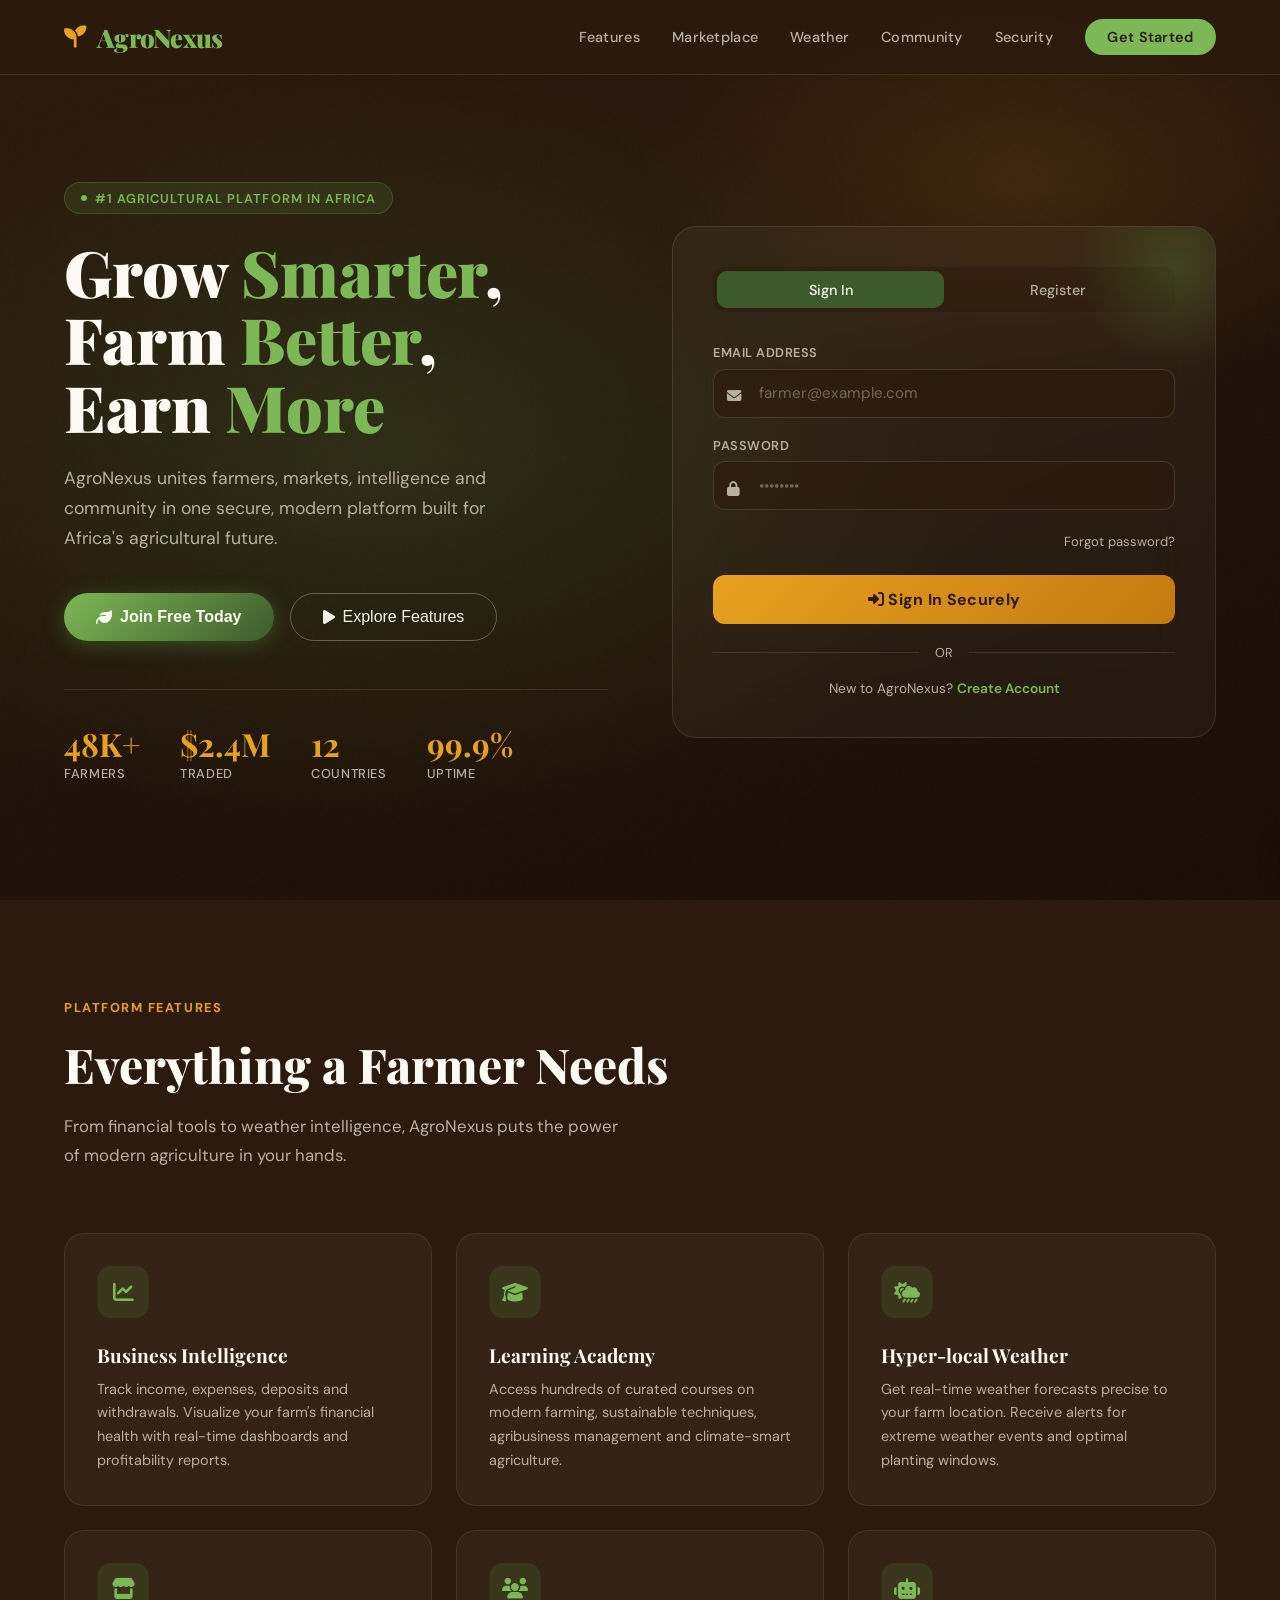
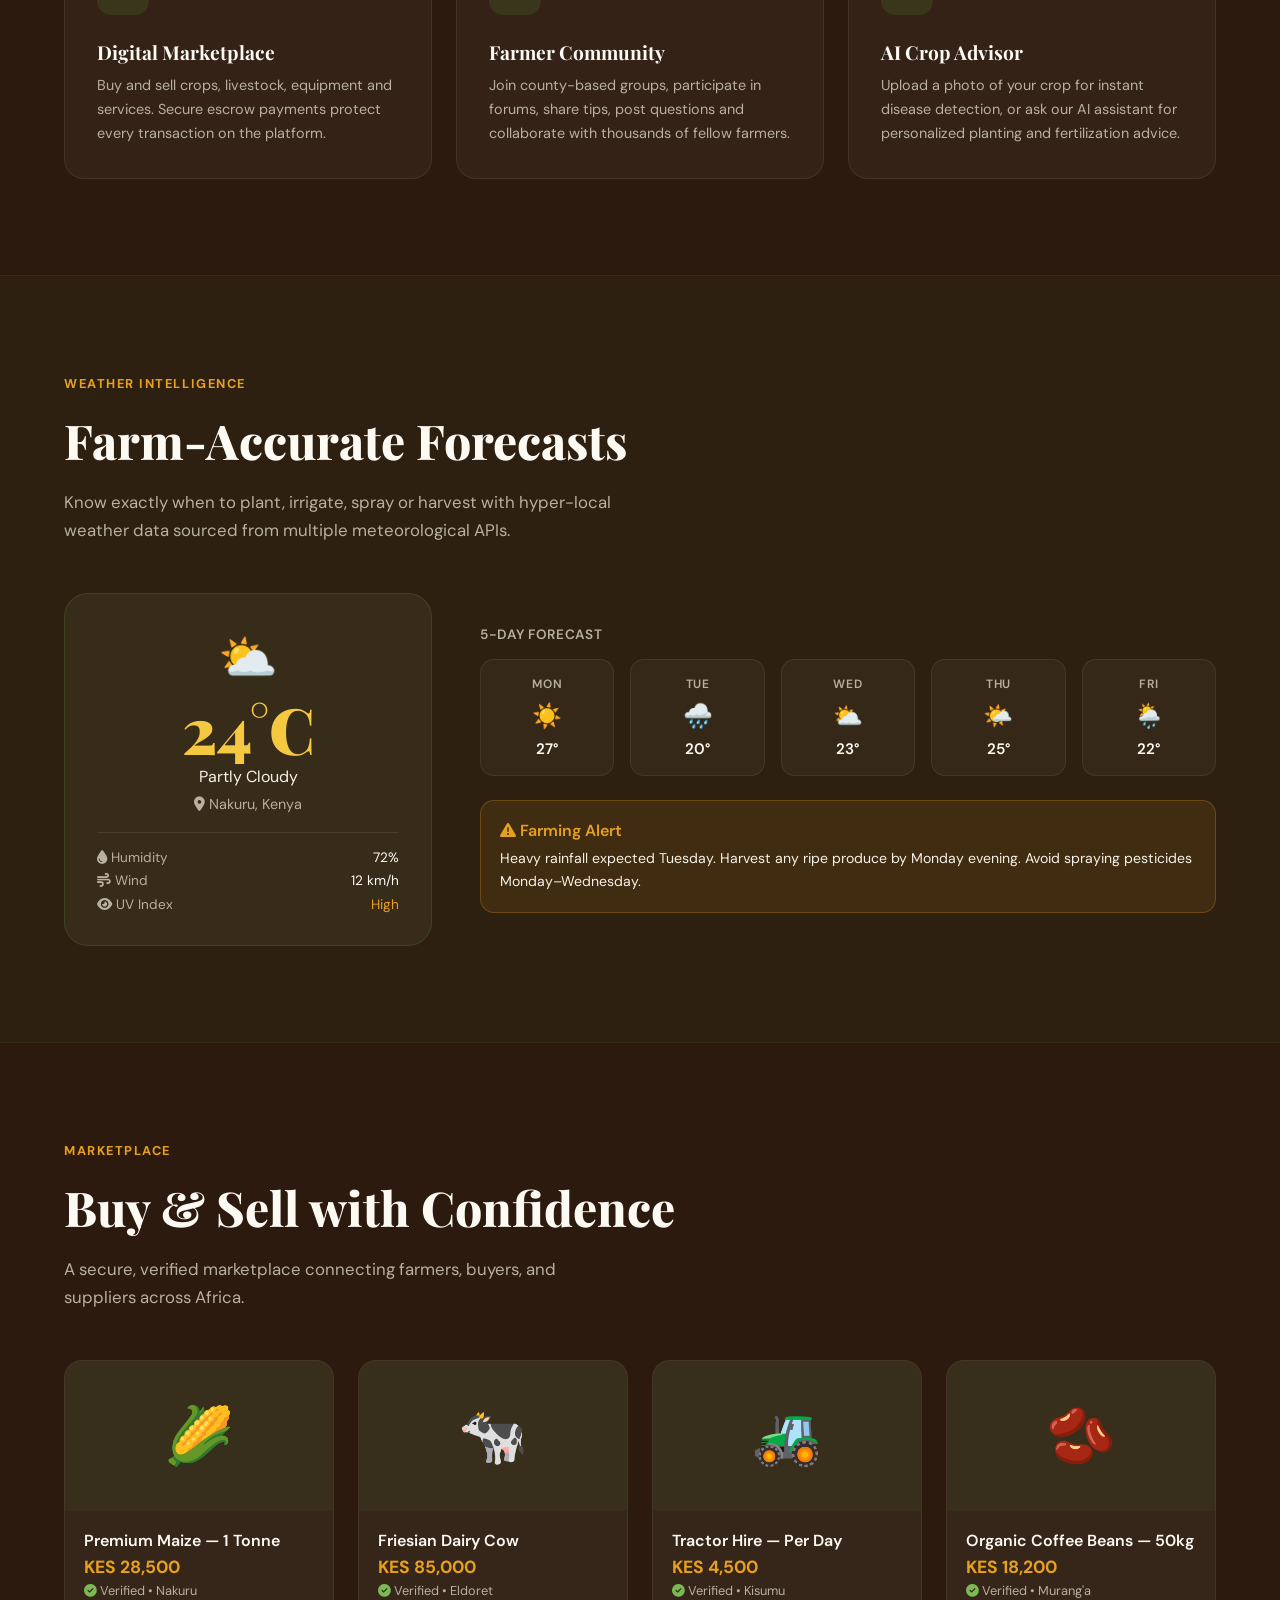
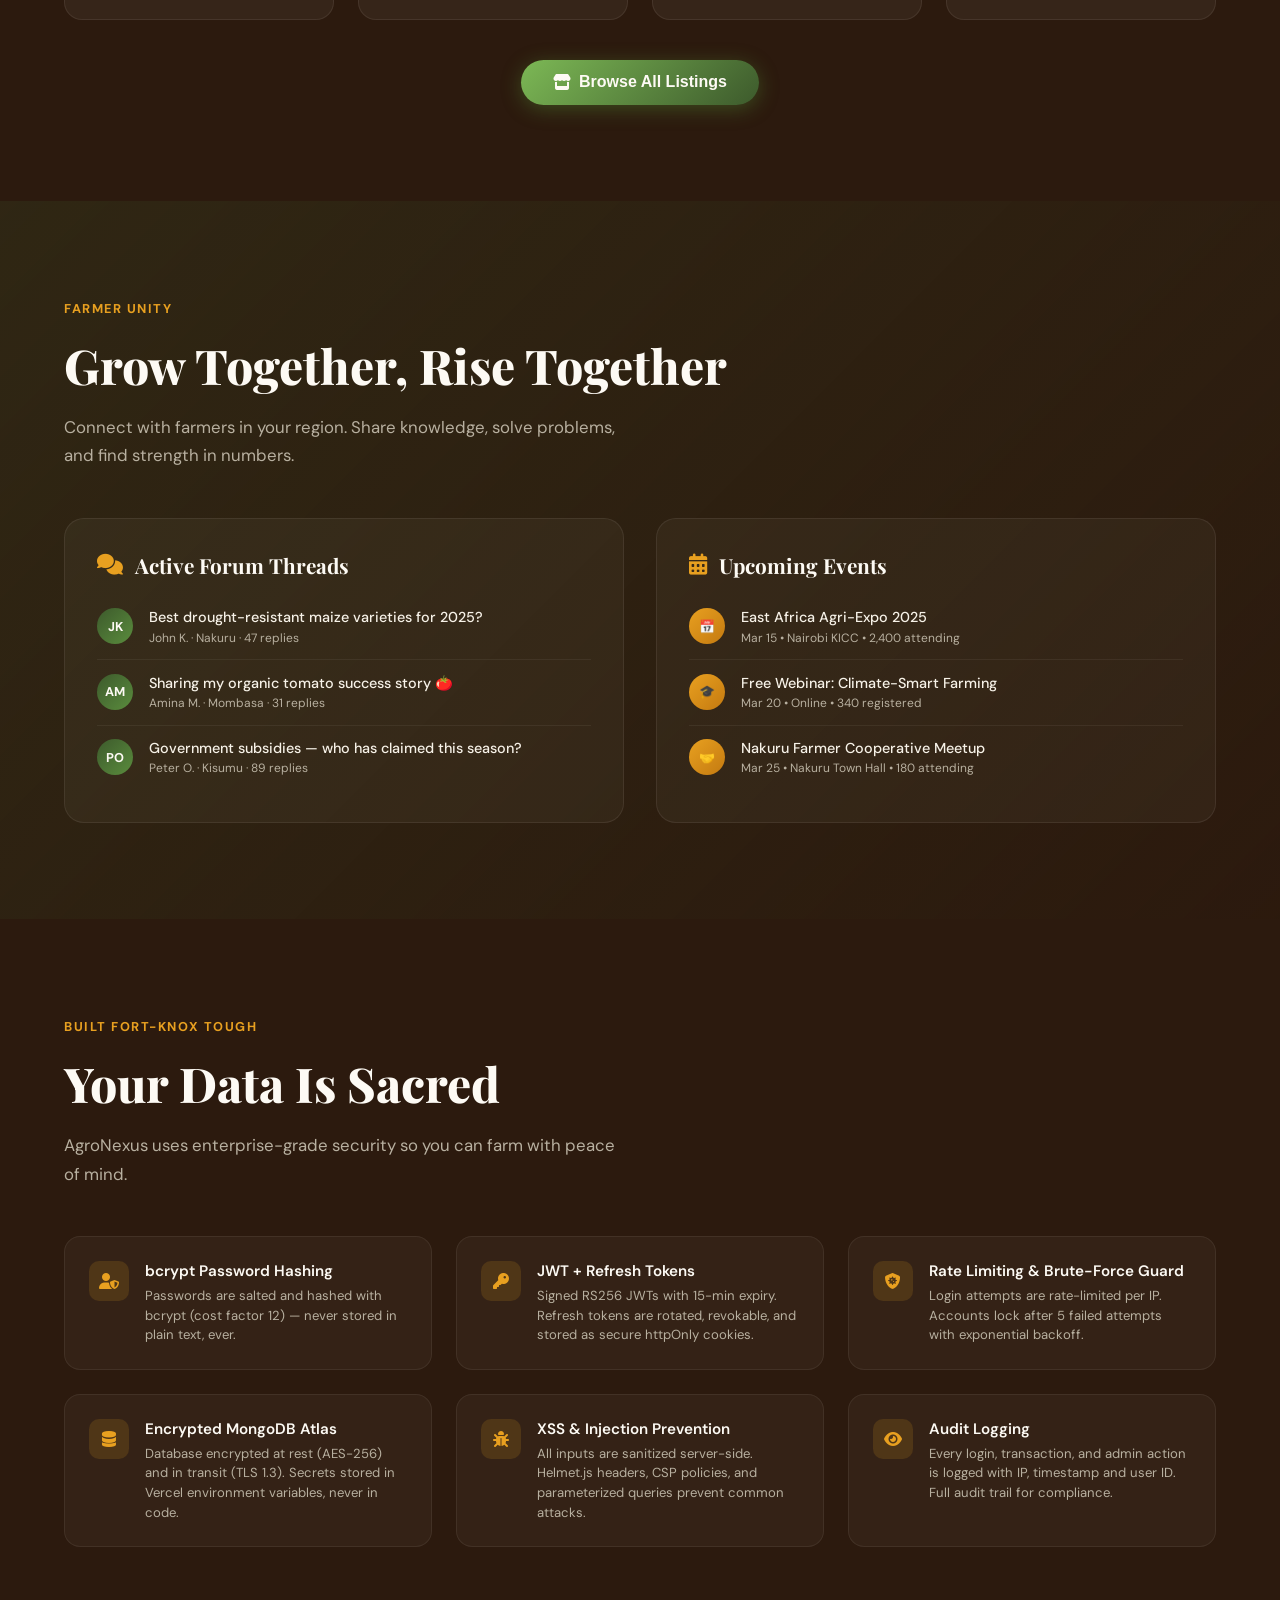
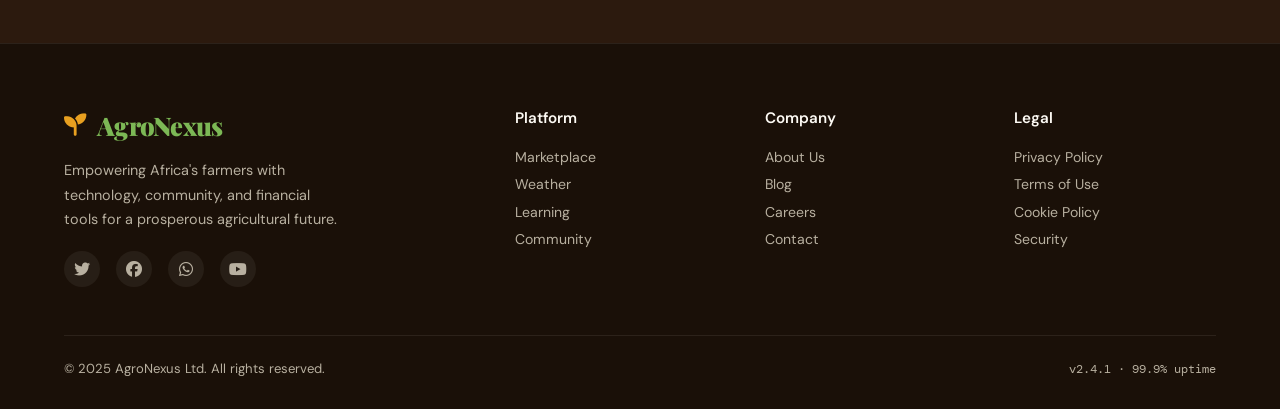
<file: index.html>
<!DOCTYPE html>
<html lang="en">
<head>
<meta charset="UTF-8"/>
<meta name="viewport" content="width=device-width, initial-scale=1.0"/>
<title>AgroNexus — Smart Farming Platform</title>
<link href="https://fonts.googleapis.com/css2?family=Playfair+Display:wght@400;700;900&family=DM+Sans:wght@300;400;500;600&family=DM+Mono:wght@400;500&display=swap" rel="stylesheet"/>
<link rel="stylesheet" href="https://cdnjs.cloudflare.com/ajax/libs/font-awesome/6.5.0/css/all.min.css"/>
<style>
:root {
  --soil: #2C1A0E;
  --bark: #4A2C17;
  --moss: #3D5A2C;
  --leaf: #5A8C3D;
  --sprout: #7CB855;
  --harvest: #E8A020;
  --sun: #F5C842;
  --cream: #F7F2E8;
  --fog: #EAE4D6;
  --ash: #B8B0A0;
  --white: #FDFAF4;
  --shadow: rgba(44,26,14,0.15);
  --glow: rgba(92,163,61,0.25);
}
*{margin:0;padding:0;box-sizing:border-box;}
html{scroll-behavior:smooth;}
body{
  font-family:'DM Sans',sans-serif;
  background:var(--soil);
  color:var(--cream);
  min-height:100vh;
  overflow-x:hidden;
}

/* ─── NOISE TEXTURE OVERLAY ─── */
body::before{
  content:'';position:fixed;inset:0;
  background-image:url("data:image/svg+xml,%3Csvg viewBox='0 0 256 256' xmlns='http://www.w3.org/2000/svg'%3E%3Cfilter id='noise'%3E%3CfeTurbulence type='fractalNoise' baseFrequency='0.9' numOctaves='4' stitchTiles='stitch'/%3E%3C/filter%3E%3Crect width='100%25' height='100%25' filter='url(%23noise)' opacity='0.04'/%3E%3C/svg%3E");
  pointer-events:none;z-index:0;opacity:.4;
}

/* ─── NAV ─── */
nav{
  position:fixed;top:0;left:0;right:0;z-index:100;
  display:flex;align-items:center;justify-content:space-between;
  padding:1.2rem 4rem;
  background:rgba(44,26,14,.85);
  backdrop-filter:blur(20px);
  border-bottom:1px solid rgba(92,163,61,.2);
}
.logo{
  display:flex;align-items:center;gap:.75rem;
  font-family:'Playfair Display',serif;font-size:1.6rem;font-weight:900;
  color:var(--sprout);letter-spacing:-.03em;
}
.logo i{color:var(--harvest);font-size:1.4rem;}
.nav-links{display:flex;gap:2rem;align-items:center;}
.nav-links a{
  color:var(--ash);text-decoration:none;font-size:.9rem;font-weight:500;
  transition:color .3s;letter-spacing:.02em;
}
.nav-links a:hover{color:var(--sprout);}
.nav-cta{
  background:var(--sprout);color:var(--soil)!important;
  padding:.55rem 1.4rem;border-radius:50px;font-weight:600!important;
  transition:background .3s,transform .2s!important;
}
.nav-cta:hover{background:var(--sun)!important;transform:translateY(-1px)!important;}

/* ─── HERO ─── */
.hero{
  min-height:100vh;
  display:grid;grid-template-columns:1fr 1fr;
  align-items:center;
  padding:8rem 4rem 4rem;
  position:relative;
  gap:4rem;
}
.hero-bg{
  position:absolute;inset:0;
  background:
    radial-gradient(ellipse 70% 60% at 30% 50%, rgba(61,90,44,.35) 0%, transparent 70%),
    radial-gradient(ellipse 50% 40% at 80% 20%, rgba(232,160,32,.12) 0%, transparent 60%),
    linear-gradient(160deg, var(--soil) 0%, #1a0e06 100%);
  z-index:-1;
}
.hero-badge{
  display:inline-flex;align-items:center;gap:.5rem;
  background:rgba(92,163,61,.15);border:1px solid rgba(92,163,61,.3);
  color:var(--sprout);padding:.4rem 1rem;border-radius:50px;
  font-size:.8rem;font-weight:600;letter-spacing:.08em;text-transform:uppercase;
  margin-bottom:1.5rem;
}
.hero-badge span{
  width:6px;height:6px;background:var(--sprout);border-radius:50%;
  animation:pulse 2s infinite;
}
@keyframes pulse{0%,100%{opacity:1;transform:scale(1)}50%{opacity:.5;transform:scale(1.5)}}
.hero h1{
  font-family:'Playfair Display',serif;
  font-size:clamp(2.8rem,5vw,5rem);
  font-weight:900;line-height:1.05;
  color:var(--white);
  margin-bottom:1.5rem;
}
.hero h1 em{color:var(--sprout);font-style:normal;}
.hero p{
  color:var(--ash);font-size:1.1rem;line-height:1.7;
  margin-bottom:2.5rem;max-width:480px;
}
.hero-actions{display:flex;gap:1rem;flex-wrap:wrap;}
.btn-primary{
  background:linear-gradient(135deg,var(--sprout),var(--moss));
  color:var(--white);border:none;padding:.85rem 2rem;
  border-radius:50px;font-size:1rem;font-weight:600;cursor:pointer;
  display:inline-flex;align-items:center;gap:.5rem;
  transition:transform .25s,box-shadow .25s;
  box-shadow:0 4px 20px rgba(92,163,61,.35);
}
.btn-primary:hover{transform:translateY(-2px);box-shadow:0 8px 30px rgba(92,163,61,.5);}
.btn-outline{
  background:transparent;color:var(--cream);
  border:1.5px solid rgba(247,242,232,.3);
  padding:.85rem 2rem;border-radius:50px;font-size:1rem;font-weight:500;
  cursor:pointer;display:inline-flex;align-items:center;gap:.5rem;
  transition:border-color .25s,color .25s;
}
.btn-outline:hover{border-color:var(--sprout);color:var(--sprout);}

/* ─── STATS STRIP ─── */
.hero-stats{
  display:flex;gap:2.5rem;margin-top:3rem;
  padding-top:2rem;border-top:1px solid rgba(247,242,232,.1);
}
.stat{text-align:left;}
.stat-num{
  font-family:'Playfair Display',serif;font-size:2rem;font-weight:700;
  color:var(--harvest);
}
.stat-lbl{color:var(--ash);font-size:.8rem;font-weight:500;letter-spacing:.05em;text-transform:uppercase;}

/* ─── AUTH CARD (right side of hero) ─── */
.auth-card{
  background:rgba(247,242,232,.04);
  border:1px solid rgba(247,242,232,.1);
  border-radius:24px;
  padding:2.5rem;
  backdrop-filter:blur(30px);
  position:relative;
  overflow:hidden;
}
.auth-card::before{
  content:'';position:absolute;top:-60px;right:-60px;
  width:200px;height:200px;
  background:radial-gradient(var(--glow), transparent 70%);
  pointer-events:none;
}
.auth-tabs{display:flex;gap:0;margin-bottom:2rem;background:rgba(44,26,14,.5);border-radius:12px;padding:4px;}
.tab-btn{
  flex:1;padding:.6rem;border:none;background:none;
  color:var(--ash);font-family:'DM Sans',sans-serif;font-size:.9rem;font-weight:500;
  cursor:pointer;border-radius:10px;transition:all .25s;
}
.tab-btn.active{background:var(--moss);color:var(--white);}
.form-group{margin-bottom:1.2rem;position:relative;}
.form-group label{
  display:block;font-size:.8rem;font-weight:600;
  color:var(--ash);margin-bottom:.45rem;letter-spacing:.04em;text-transform:uppercase;
}
.form-group input,.form-group select{
  width:100%;padding:.85rem 1rem .85rem 2.8rem;
  background:rgba(44,26,14,.6);
  border:1.5px solid rgba(247,242,232,.12);
  border-radius:12px;color:var(--white);
  font-family:'DM Sans',sans-serif;font-size:.95rem;
  transition:border-color .25s,box-shadow .25s;
  outline:none;
}
.form-group input:focus,.form-group select:focus{
  border-color:var(--sprout);
  box-shadow:0 0 0 3px rgba(92,163,61,.15);
}
.form-group input::placeholder{color:rgba(184,176,160,.5);}
.form-group .icon{
  position:absolute;left:.9rem;bottom:.9rem;
  color:var(--ash);font-size:.9rem;pointer-events:none;
}
.form-group select option{background:var(--bark);}
.btn-submit{
  width:100%;padding:.9rem;
  background:linear-gradient(135deg,var(--harvest),#c47a10);
  border:none;border-radius:12px;
  color:var(--soil);font-family:'DM Sans',sans-serif;
  font-size:1rem;font-weight:700;cursor:pointer;
  transition:transform .2s,box-shadow .2s;
  margin-top:.5rem;letter-spacing:.02em;
}
.btn-submit:hover{transform:translateY(-2px);box-shadow:0 6px 20px rgba(232,160,32,.4);}
.form-footer{
  text-align:center;margin-top:1.2rem;
  color:var(--ash);font-size:.85rem;
}
.form-footer a{color:var(--sprout);text-decoration:none;font-weight:600;}
.auth-divider{
  display:flex;align-items:center;gap:1rem;margin:1.2rem 0;
  color:var(--ash);font-size:.8rem;
}
.auth-divider::before,.auth-divider::after{
  content:'';flex:1;height:1px;background:rgba(247,242,232,.1);
}
.msg{
  padding:.7rem 1rem;border-radius:10px;font-size:.85rem;
  margin-bottom:1rem;display:none;
}
.msg.error{background:rgba(220,50,50,.15);border:1px solid rgba(220,50,50,.3);color:#ff7b7b;}
.msg.success{background:rgba(92,163,61,.15);border:1px solid rgba(92,163,61,.3);color:var(--sprout);}
.msg.show{display:block;}

/* ─── FEATURES SECTION ─── */
.section{padding:6rem 4rem;position:relative;}
.section-label{
  display:inline-block;
  color:var(--harvest);font-size:.8rem;font-weight:700;
  letter-spacing:.12em;text-transform:uppercase;margin-bottom:1rem;
}
.section-title{
  font-family:'Playfair Display',serif;
  font-size:clamp(2rem,4vw,3rem);font-weight:800;
  color:var(--white);margin-bottom:1rem;
}
.section-sub{color:var(--ash);font-size:1.05rem;line-height:1.7;max-width:560px;}

.features-grid{
  display:grid;grid-template-columns:repeat(3,1fr);
  gap:1.5rem;margin-top:4rem;
}
.feat-card{
  background:rgba(247,242,232,.04);
  border:1px solid rgba(247,242,232,.08);
  border-radius:20px;padding:2rem;
  transition:transform .3s,border-color .3s,background .3s;
  cursor:default;
}
.feat-card:hover{
  transform:translateY(-6px);
  border-color:rgba(92,163,61,.3);
  background:rgba(61,90,44,.15);
}
.feat-icon{
  width:52px;height:52px;border-radius:14px;
  background:rgba(92,163,61,.15);
  display:flex;align-items:center;justify-content:center;
  font-size:1.3rem;color:var(--sprout);margin-bottom:1.5rem;
}
.feat-card h3{
  font-family:'Playfair Display',serif;font-size:1.2rem;font-weight:700;
  color:var(--white);margin-bottom:.6rem;
}
.feat-card p{color:var(--ash);font-size:.9rem;line-height:1.65;}

/* ─── WEATHER SECTION ─── */
.weather-section{
  background:rgba(61,90,44,.1);
  border-top:1px solid rgba(92,163,61,.1);
  border-bottom:1px solid rgba(92,163,61,.1);
}
.weather-widget{
  display:grid;grid-template-columns:1fr 2fr;gap:3rem;align-items:center;
  margin-top:3rem;
}
.weather-main{
  background:rgba(247,242,232,.05);border:1px solid rgba(92,163,61,.2);
  border-radius:24px;padding:2rem;text-align:center;
}
.weather-temp{
  font-family:'Playfair Display',serif;font-size:4rem;font-weight:900;
  color:var(--sun);line-height:1;
}
.weather-loc{color:var(--ash);font-size:.9rem;margin-top:.5rem;}
.weather-forecast{display:grid;grid-template-columns:repeat(5,1fr);gap:1rem;}
.day-card{
  background:rgba(247,242,232,.04);border:1px solid rgba(247,242,232,.08);
  border-radius:14px;padding:1rem;text-align:center;
}
.day-name{font-size:.75rem;font-weight:600;color:var(--ash);text-transform:uppercase;letter-spacing:.06em;}
.day-icon{font-size:1.5rem;margin:.5rem 0;color:var(--sun);}
.day-temp{font-size:.95rem;font-weight:600;color:var(--white);}

/* ─── MARKETPLACE PREVIEW ─── */
.market-grid{
  display:grid;grid-template-columns:repeat(4,1fr);gap:1.5rem;margin-top:3rem;
}
.product-card{
  background:rgba(247,242,232,.05);
  border:1px solid rgba(247,242,232,.08);
  border-radius:18px;overflow:hidden;
  transition:transform .3s,box-shadow .3s;
}
.product-card:hover{
  transform:translateY(-4px);
  box-shadow:0 12px 40px rgba(0,0,0,.3);
}
.product-img{
  height:150px;
  display:flex;align-items:center;justify-content:center;
  font-size:3.5rem;
  background:rgba(61,90,44,.2);
}
.product-info{padding:1.2rem;}
.product-name{font-weight:600;color:var(--white);margin-bottom:.3rem;}
.product-price{color:var(--harvest);font-weight:700;font-size:1.1rem;}
.product-seller{color:var(--ash);font-size:.8rem;margin-top:.3rem;}

/* ─── COMMUNITY ─── */
.community-section{
  background:linear-gradient(135deg,rgba(61,90,44,.2) 0%,rgba(44,26,14,.8) 100%);
}
.community-grid{
  display:grid;grid-template-columns:repeat(2,1fr);gap:2rem;margin-top:3rem;
}
.community-card{
  background:rgba(247,242,232,.04);
  border:1px solid rgba(247,242,232,.08);
  border-radius:20px;padding:2rem;
}
.community-card h3{
  font-family:'Playfair Display',serif;font-size:1.3rem;color:var(--white);
  margin-bottom:1rem;display:flex;align-items:center;gap:.75rem;
}
.community-card h3 i{color:var(--harvest);}
.forum-item{
  padding:.85rem 0;border-bottom:1px solid rgba(247,242,232,.06);
  display:flex;gap:1rem;align-items:flex-start;
}
.forum-item:last-child{border-bottom:none;}
.forum-avatar{
  width:36px;height:36px;border-radius:50%;
  background:linear-gradient(135deg,var(--moss),var(--leaf));
  display:flex;align-items:center;justify-content:center;
  font-size:.8rem;font-weight:700;color:var(--white);flex-shrink:0;
}
.forum-text{flex:1;}
.forum-title{font-size:.9rem;font-weight:500;color:var(--cream);margin-bottom:.2rem;}
.forum-meta{font-size:.75rem;color:var(--ash);}

/* ─── SECURITY SECTION ─── */
.security-grid{
  display:grid;grid-template-columns:repeat(3,1fr);gap:1.5rem;margin-top:3rem;
}
.sec-item{
  display:flex;gap:1rem;align-items:flex-start;
  padding:1.5rem;background:rgba(247,242,232,.04);
  border:1px solid rgba(247,242,232,.07);border-radius:16px;
}
.sec-icon{
  width:40px;height:40px;flex-shrink:0;border-radius:10px;
  background:rgba(232,160,32,.15);
  display:flex;align-items:center;justify-content:center;
  font-size:1rem;color:var(--harvest);
}
.sec-item h4{font-size:.95rem;font-weight:600;color:var(--white);margin-bottom:.3rem;}
.sec-item p{font-size:.82rem;color:var(--ash);line-height:1.5;}

/* ─── FOOTER ─── */
footer{
  background:rgba(0,0,0,.4);
  border-top:1px solid rgba(247,242,232,.08);
  padding:4rem 4rem 2rem;
}
.footer-grid{display:grid;grid-template-columns:2fr 1fr 1fr 1fr;gap:3rem;margin-bottom:3rem;}
.footer-brand .logo{margin-bottom:1rem;}
.footer-brand p{color:var(--ash);font-size:.9rem;line-height:1.7;max-width:280px;}
.footer-col h4{color:var(--white);font-weight:600;margin-bottom:1.2rem;font-size:.95rem;}
.footer-col a{
  display:block;color:var(--ash);text-decoration:none;font-size:.88rem;
  margin-bottom:.6rem;transition:color .25s;
}
.footer-col a:hover{color:var(--sprout);}
.footer-bottom{
  border-top:1px solid rgba(247,242,232,.08);
  padding-top:1.5rem;
  display:flex;justify-content:space-between;align-items:center;
  color:var(--ash);font-size:.82rem;
}
.footer-socials{display:flex;gap:1rem;}
.footer-socials a{
  width:36px;height:36px;border-radius:50%;
  background:rgba(247,242,232,.06);
  display:flex;align-items:center;justify-content:center;
  color:var(--ash);text-decoration:none;transition:background .25s,color .25s;
}
.footer-socials a:hover{background:var(--moss);color:var(--white);}

/* ─── LOADING OVERLAY ─── */
#loading{
  position:fixed;inset:0;background:var(--soil);
  display:flex;flex-direction:column;align-items:center;justify-content:center;
  z-index:9999;transition:opacity .5s,visibility .5s;
}
#loading.hide{opacity:0;visibility:hidden;}
.loader-logo{
  font-family:'Playfair Display',serif;font-size:2.5rem;font-weight:900;
  color:var(--sprout);margin-bottom:1.5rem;
}
.loader-bar{
  width:200px;height:3px;background:rgba(247,242,232,.1);border-radius:50px;overflow:hidden;
}
.loader-fill{
  height:100%;width:0;background:linear-gradient(90deg,var(--sprout),var(--harvest));
  border-radius:50px;animation:load 1.5s ease-out forwards;
}
@keyframes load{to{width:100%}}

/* ─── SCROLL REVEAL ─── */
.reveal{opacity:0;transform:translateY(30px);transition:opacity .6s,transform .6s;}
.reveal.visible{opacity:1;transform:none;}

/* ─── TOAST ─── */
#toast{
  position:fixed;bottom:2rem;right:2rem;z-index:9999;
  background:var(--moss);color:var(--white);
  padding:1rem 1.5rem;border-radius:14px;font-size:.9rem;font-weight:500;
  box-shadow:0 8px 30px rgba(0,0,0,.3);
  transform:translateX(150%);transition:transform .4s cubic-bezier(.34,1.56,.64,1);
  display:flex;align-items:center;gap:.75rem;
}
#toast.show{transform:translateX(0);}
#toast.error{background:#8b1a1a;}

@media(max-width:1024px){
  .hero{grid-template-columns:1fr;padding:7rem 2rem 3rem;}
  .features-grid,.security-grid{grid-template-columns:repeat(2,1fr);}
  .market-grid{grid-template-columns:repeat(2,1fr);}
  .weather-widget{grid-template-columns:1fr;}
  .footer-grid{grid-template-columns:1fr 1fr;}
  nav{padding:1rem 2rem;}
}
@media(max-width:640px){
  .features-grid,.security-grid,.community-grid,.market-grid{grid-template-columns:1fr;}
  .hero-stats{flex-wrap:wrap;}
  .section{padding:4rem 1.5rem;}
  .weather-forecast{grid-template-columns:repeat(3,1fr);}
  .footer-grid{grid-template-columns:1fr;}
  nav .nav-links{display:none;}
}
</style>
</head>
<body>

<!-- Loading -->
<div id="loading">
  <div class="loader-logo">🌿 AgroNexus</div>
  <div class="loader-bar"><div class="loader-fill"></div></div>
</div>

<!-- Toast -->
<div id="toast"><i class="fas fa-check-circle"></i><span id="toast-msg"></span></div>

<!-- NAV -->
<nav>
  <div class="logo"><i class="fas fa-seedling"></i> AgroNexus</div>
  <div class="nav-links">
    <a href="#features">Features</a>
    <a href="#market">Marketplace</a>
    <a href="#weather">Weather</a>
    <a href="#community">Community</a>
    <a href="#security">Security</a>
    <a href="#auth" class="nav-cta">Get Started</a>
  </div>
</nav>

<!-- HERO -->
<section class="hero" id="auth">
  <div class="hero-bg"></div>
  <div class="hero-left">
    <div class="hero-badge"><span></span> #1 Agricultural Platform in Africa</div>
    <h1>Grow <em>Smarter</em>,<br/>Farm <em>Better</em>,<br/>Earn <em>More</em></h1>
    <p>AgroNexus unites farmers, markets, intelligence and community in one secure, modern platform built for Africa's agricultural future.</p>
    <div class="hero-actions">
      <button class="btn-primary" onclick="showTab('register')"><i class="fas fa-leaf"></i> Join Free Today</button>
      <button class="btn-outline" onclick="document.getElementById('features').scrollIntoView()"><i class="fas fa-play"></i> Explore Features</button>
    </div>
    <div class="hero-stats">
      <div class="stat"><div class="stat-num">48K+</div><div class="stat-lbl">Farmers</div></div>
      <div class="stat"><div class="stat-num">$2.4M</div><div class="stat-lbl">Traded</div></div>
      <div class="stat"><div class="stat-num">12</div><div class="stat-lbl">Countries</div></div>
      <div class="stat"><div class="stat-num">99.9%</div><div class="stat-lbl">Uptime</div></div>
    </div>
  </div>

  <!-- AUTH CARD -->
  <div class="auth-card">
    <div class="auth-tabs">
      <button class="tab-btn active" id="tab-login" onclick="showTab('login')">Sign In</button>
      <button class="tab-btn" id="tab-register" onclick="showTab('register')">Register</button>
    </div>

    <!-- LOGIN FORM -->
    <div id="form-login">
      <div id="login-msg" class="msg"></div>
      <div class="form-group">
        <label>Email Address</label>
        <i class="fas fa-envelope icon"></i>
        <input type="email" id="login-email" placeholder="farmer@example.com"/>
      </div>
      <div class="form-group">
        <label>Password</label>
        <i class="fas fa-lock icon"></i>
        <input type="password" id="login-pass" placeholder="••••••••"
          onkeydown="if(event.key==='Enter')doLogin()"/>
      </div>
      <div style="text-align:right;margin-bottom:1rem;">
        <a href="#" style="color:var(--ash);font-size:.82rem;text-decoration:none;" onclick="showForgot()">Forgot password?</a>
      </div>
      <button class="btn-submit" onclick="doLogin()">
        <i class="fas fa-sign-in-alt"></i> Sign In Securely
      </button>
      <div class="auth-divider">OR</div>
      <div class="form-footer">New to AgroNexus? <a href="#" onclick="showTab('register')">Create Account</a></div>
    </div>

    <!-- REGISTER FORM -->
    <div id="form-register" style="display:none;">
      <div id="reg-msg" class="msg"></div>
      <div class="form-group">
        <label>Full Name</label>
        <i class="fas fa-user icon"></i>
        <input type="text" id="reg-name" placeholder="John Kamau"/>
      </div>
      <div class="form-group">
        <label>Email Address</label>
        <i class="fas fa-envelope icon"></i>
        <input type="email" id="reg-email" placeholder="farmer@example.com"/>
      </div>
      <div class="form-group">
        <label>Phone Number</label>
        <i class="fas fa-phone icon"></i>
        <input type="tel" id="reg-phone" placeholder="+254 712 345 678"/>
      </div>
      <div class="form-group">
        <label>Location / County</label>
        <i class="fas fa-map-marker-alt icon"></i>
        <input type="text" id="reg-location" placeholder="Nakuru, Kenya"/>
      </div>
      <div class="form-group">
        <label>Password</label>
        <i class="fas fa-lock icon"></i>
        <input type="password" id="reg-pass" placeholder="Min 8 chars, strong"/>
      </div>
      <div class="form-group">
        <label>Confirm Password</label>
        <i class="fas fa-shield-alt icon"></i>
        <input type="password" id="reg-pass2" placeholder="Repeat password"/>
      </div>
      <button class="btn-submit" onclick="doRegister()">
        <i class="fas fa-seedling"></i> Create My Account
      </button>
      <div class="form-footer">Already have an account? <a href="#" onclick="showTab('login')">Sign In</a></div>
    </div>
  </div>
</section>

<!-- FEATURES -->
<section class="section" id="features">
  <div class="section-label">Platform Features</div>
  <div class="section-title">Everything a Farmer Needs</div>
  <p class="section-sub">From financial tools to weather intelligence, AgroNexus puts the power of modern agriculture in your hands.</p>
  <div class="features-grid">
    <div class="feat-card reveal">
      <div class="feat-icon"><i class="fas fa-chart-line"></i></div>
      <h3>Business Intelligence</h3>
      <p>Track income, expenses, deposits and withdrawals. Visualize your farm's financial health with real-time dashboards and profitability reports.</p>
    </div>
    <div class="feat-card reveal">
      <div class="feat-icon"><i class="fas fa-graduation-cap"></i></div>
      <h3>Learning Academy</h3>
      <p>Access hundreds of curated courses on modern farming, sustainable techniques, agribusiness management and climate-smart agriculture.</p>
    </div>
    <div class="feat-card reveal">
      <div class="feat-icon"><i class="fas fa-cloud-sun-rain"></i></div>
      <h3>Hyper-local Weather</h3>
      <p>Get real-time weather forecasts precise to your farm location. Receive alerts for extreme weather events and optimal planting windows.</p>
    </div>
    <div class="feat-card reveal">
      <div class="feat-icon"><i class="fas fa-store"></i></div>
      <h3>Digital Marketplace</h3>
      <p>Buy and sell crops, livestock, equipment and services. Secure escrow payments protect every transaction on the platform.</p>
    </div>
    <div class="feat-card reveal">
      <div class="feat-icon"><i class="fas fa-users"></i></div>
      <h3>Farmer Community</h3>
      <p>Join county-based groups, participate in forums, share tips, post questions and collaborate with thousands of fellow farmers.</p>
    </div>
    <div class="feat-card reveal">
      <div class="feat-icon"><i class="fas fa-robot"></i></div>
      <h3>AI Crop Advisor</h3>
      <p>Upload a photo of your crop for instant disease detection, or ask our AI assistant for personalized planting and fertilization advice.</p>
    </div>
  </div>
</section>

<!-- WEATHER -->
<section class="section weather-section" id="weather">
  <div class="section-label">Weather Intelligence</div>
  <div class="section-title">Farm-Accurate Forecasts</div>
  <p class="section-sub">Know exactly when to plant, irrigate, spray or harvest with hyper-local weather data sourced from multiple meteorological APIs.</p>
  <div class="weather-widget reveal">
    <div class="weather-main">
      <div style="font-size:3rem;margin-bottom:.5rem;">⛅</div>
      <div class="weather-temp" id="wtemp">24°C</div>
      <div style="color:var(--cream);font-size:1rem;margin:.3rem 0;">Partly Cloudy</div>
      <div class="weather-loc"><i class="fas fa-map-marker-alt"></i> Nakuru, Kenya</div>
      <div style="margin-top:1.2rem;padding-top:1rem;border-top:1px solid rgba(247,242,232,.1);">
        <div style="display:flex;justify-content:space-between;font-size:.85rem;color:var(--ash);margin-bottom:.4rem;">
          <span><i class="fas fa-tint"></i> Humidity</span><span style="color:var(--white);">72%</span>
        </div>
        <div style="display:flex;justify-content:space-between;font-size:.85rem;color:var(--ash);margin-bottom:.4rem;">
          <span><i class="fas fa-wind"></i> Wind</span><span style="color:var(--white);">12 km/h</span>
        </div>
        <div style="display:flex;justify-content:space-between;font-size:.85rem;color:var(--ash);">
          <span><i class="fas fa-eye"></i> UV Index</span><span style="color:var(--harvest);">High</span>
        </div>
      </div>
    </div>
    <div>
      <div style="color:var(--ash);font-size:.85rem;margin-bottom:1rem;font-weight:600;letter-spacing:.05em;text-transform:uppercase;">5-Day Forecast</div>
      <div class="weather-forecast">
        <div class="day-card"><div class="day-name">Mon</div><div class="day-icon">☀️</div><div class="day-temp">27°</div></div>
        <div class="day-card"><div class="day-name">Tue</div><div class="day-icon">🌧️</div><div class="day-temp">20°</div></div>
        <div class="day-card"><div class="day-name">Wed</div><div class="day-icon">⛅</div><div class="day-temp">23°</div></div>
        <div class="day-card"><div class="day-name">Thu</div><div class="day-icon">🌤️</div><div class="day-temp">25°</div></div>
        <div class="day-card"><div class="day-name">Fri</div><div class="day-icon">🌦️</div><div class="day-temp">22°</div></div>
      </div>
      <div style="margin-top:1.5rem;padding:1.2rem;background:rgba(232,160,32,.1);border:1px solid rgba(232,160,32,.25);border-radius:14px;">
        <div style="color:var(--harvest);font-weight:600;margin-bottom:.4rem;"><i class="fas fa-exclamation-triangle"></i> Farming Alert</div>
        <div style="color:var(--cream);font-size:.88rem;line-height:1.6;">Heavy rainfall expected Tuesday. Harvest any ripe produce by Monday evening. Avoid spraying pesticides Monday–Wednesday.</div>
      </div>
    </div>
  </div>
</section>

<!-- MARKETPLACE -->
<section class="section" id="market">
  <div class="section-label">Marketplace</div>
  <div class="section-title">Buy & Sell with Confidence</div>
  <p class="section-sub">A secure, verified marketplace connecting farmers, buyers, and suppliers across Africa.</p>
  <div class="market-grid reveal">
    <div class="product-card">
      <div class="product-img">🌽</div>
      <div class="product-info">
        <div class="product-name">Premium Maize — 1 Tonne</div>
        <div class="product-price">KES 28,500</div>
        <div class="product-seller"><i class="fas fa-check-circle" style="color:var(--sprout)"></i> Verified • Nakuru</div>
      </div>
    </div>
    <div class="product-card">
      <div class="product-img">🐄</div>
      <div class="product-info">
        <div class="product-name">Friesian Dairy Cow</div>
        <div class="product-price">KES 85,000</div>
        <div class="product-seller"><i class="fas fa-check-circle" style="color:var(--sprout)"></i> Verified • Eldoret</div>
      </div>
    </div>
    <div class="product-card">
      <div class="product-img">🚜</div>
      <div class="product-info">
        <div class="product-name">Tractor Hire — Per Day</div>
        <div class="product-price">KES 4,500</div>
        <div class="product-seller"><i class="fas fa-check-circle" style="color:var(--sprout)"></i> Verified • Kisumu</div>
      </div>
    </div>
    <div class="product-card">
      <div class="product-img">🫘</div>
      <div class="product-info">
        <div class="product-name">Organic Coffee Beans — 50kg</div>
        <div class="product-price">KES 18,200</div>
        <div class="product-seller"><i class="fas fa-check-circle" style="color:var(--sprout)"></i> Verified • Murang'a</div>
      </div>
    </div>
  </div>
  <div style="text-align:center;margin-top:2.5rem;">
    <button class="btn-primary" onclick="showToast('Sign in to access full marketplace','success')">
      <i class="fas fa-store"></i> Browse All Listings
    </button>
  </div>
</section>

<!-- COMMUNITY -->
<section class="section community-section" id="community">
  <div class="section-label">Farmer Unity</div>
  <div class="section-title">Grow Together, Rise Together</div>
  <p class="section-sub">Connect with farmers in your region. Share knowledge, solve problems, and find strength in numbers.</p>
  <div class="community-grid reveal">
    <div class="community-card">
      <h3><i class="fas fa-comments"></i> Active Forum Threads</h3>
      <div class="forum-item">
        <div class="forum-avatar">JK</div>
        <div class="forum-text">
          <div class="forum-title">Best drought-resistant maize varieties for 2025?</div>
          <div class="forum-meta">John K. · Nakuru · 47 replies</div>
        </div>
      </div>
      <div class="forum-item">
        <div class="forum-avatar">AM</div>
        <div class="forum-text">
          <div class="forum-title">Sharing my organic tomato success story 🍅</div>
          <div class="forum-meta">Amina M. · Mombasa · 31 replies</div>
        </div>
      </div>
      <div class="forum-item">
        <div class="forum-avatar">PO</div>
        <div class="forum-text">
          <div class="forum-title">Government subsidies — who has claimed this season?</div>
          <div class="forum-meta">Peter O. · Kisumu · 89 replies</div>
        </div>
      </div>
    </div>
    <div class="community-card">
      <h3><i class="fas fa-calendar-alt"></i> Upcoming Events</h3>
      <div class="forum-item">
        <div class="forum-avatar" style="background:linear-gradient(135deg,var(--harvest),#c47a10);">📅</div>
        <div class="forum-text">
          <div class="forum-title">East Africa Agri-Expo 2025</div>
          <div class="forum-meta">Mar 15 • Nairobi KICC • 2,400 attending</div>
        </div>
      </div>
      <div class="forum-item">
        <div class="forum-avatar" style="background:linear-gradient(135deg,var(--harvest),#c47a10);">🎓</div>
        <div class="forum-text">
          <div class="forum-title">Free Webinar: Climate-Smart Farming</div>
          <div class="forum-meta">Mar 20 • Online • 340 registered</div>
        </div>
      </div>
      <div class="forum-item">
        <div class="forum-avatar" style="background:linear-gradient(135deg,var(--harvest),#c47a10);">🤝</div>
        <div class="forum-text">
          <div class="forum-title">Nakuru Farmer Cooperative Meetup</div>
          <div class="forum-meta">Mar 25 • Nakuru Town Hall • 180 attending</div>
        </div>
      </div>
    </div>
  </div>
</section>

<!-- SECURITY -->
<section class="section" id="security">
  <div class="section-label">Built Fort-Knox Tough</div>
  <div class="section-title">Your Data Is Sacred</div>
  <p class="section-sub">AgroNexus uses enterprise-grade security so you can farm with peace of mind.</p>
  <div class="security-grid reveal">
    <div class="sec-item">
      <div class="sec-icon"><i class="fas fa-user-shield"></i></div>
      <div><h4>bcrypt Password Hashing</h4><p>Passwords are salted and hashed with bcrypt (cost factor 12) — never stored in plain text, ever.</p></div>
    </div>
    <div class="sec-item">
      <div class="sec-icon"><i class="fas fa-key"></i></div>
      <div><h4>JWT + Refresh Tokens</h4><p>Signed RS256 JWTs with 15-min expiry. Refresh tokens are rotated, revokable, and stored as secure httpOnly cookies.</p></div>
    </div>
    <div class="sec-item">
      <div class="sec-icon"><i class="fas fa-shield-virus"></i></div>
      <div><h4>Rate Limiting & Brute-Force Guard</h4><p>Login attempts are rate-limited per IP. Accounts lock after 5 failed attempts with exponential backoff.</p></div>
    </div>
    <div class="sec-item">
      <div class="sec-icon"><i class="fas fa-database"></i></div>
      <div><h4>Encrypted MongoDB Atlas</h4><p>Database encrypted at rest (AES-256) and in transit (TLS 1.3). Secrets stored in Vercel environment variables, never in code.</p></div>
    </div>
    <div class="sec-item">
      <div class="sec-icon"><i class="fas fa-bug"></i></div>
      <div><h4>XSS & Injection Prevention</h4><p>All inputs are sanitized server-side. Helmet.js headers, CSP policies, and parameterized queries prevent common attacks.</p></div>
    </div>
    <div class="sec-item">
      <div class="sec-icon"><i class="fas fa-eye"></i></div>
      <div><h4>Audit Logging</h4><p>Every login, transaction, and admin action is logged with IP, timestamp and user ID. Full audit trail for compliance.</p></div>
    </div>
  </div>
</section>

<!-- FOOTER -->
<footer>
  <div class="footer-grid">
    <div class="footer-brand">
      <div class="logo"><i class="fas fa-seedling"></i> AgroNexus</div>
      <p>Empowering Africa's farmers with technology, community, and financial tools for a prosperous agricultural future.</p>
      <div class="footer-socials" style="margin-top:1.2rem;">
        <a href="#"><i class="fab fa-twitter"></i></a>
        <a href="#"><i class="fab fa-facebook"></i></a>
        <a href="#"><i class="fab fa-whatsapp"></i></a>
        <a href="#"><i class="fab fa-youtube"></i></a>
      </div>
    </div>
    <div class="footer-col">
      <h4>Platform</h4>
      <a href="#">Marketplace</a>
      <a href="#">Weather</a>
      <a href="#">Learning</a>
      <a href="#">Community</a>
    </div>
    <div class="footer-col">
      <h4>Company</h4>
      <a href="#">About Us</a>
      <a href="#">Blog</a>
      <a href="#">Careers</a>
      <a href="#">Contact</a>
    </div>
    <div class="footer-col">
      <h4>Legal</h4>
      <a href="#">Privacy Policy</a>
      <a href="#">Terms of Use</a>
      <a href="#">Cookie Policy</a>
      <a href="#">Security</a>
    </div>
  </div>
  <div class="footer-bottom">
    <span>© 2025 AgroNexus Ltd. All rights reserved.</span>
    <span style="font-family:'DM Mono',monospace;font-size:.78rem;">v2.4.1 · 99.9% uptime</span>
  </div>
</footer>

<script>
/* ─── CONFIG ─── */
const API = 'https://your-vercel-app.vercel.app/api'; // ← Replace with your Vercel URL

/* ─── LOADER ─── */
window.addEventListener('load',()=>{
  setTimeout(()=>document.getElementById('loading').classList.add('hide'),1600);
});

/* ─── TABS ─── */
function showTab(t){
  document.getElementById('form-login').style.display = t==='login'?'block':'none';
  document.getElementById('form-register').style.display = t==='register'?'block':'none';
  document.getElementById('tab-login').classList.toggle('active',t==='login');
  document.getElementById('tab-register').classList.toggle('active',t==='register');
}

/* ─── TOAST ─── */
function showToast(msg,type='success'){
  const t=document.getElementById('toast');
  const m=document.getElementById('toast-msg');
  t.className='';t.classList.add(type);
  m.textContent=msg;t.classList.add('show');
  setTimeout(()=>t.classList.remove('show'),3500);
}

/* ─── MSG ─── */
function setMsg(id,msg,type){
  const el=document.getElementById(id);
  el.textContent=msg;el.className='msg show '+type;
}
function clearMsg(id){
  document.getElementById(id).className='msg';
}

/* ─── VALIDATION ─── */
function validateEmail(e){return /^[^\s@]+@[^\s@]+\.[^\s@]+$/.test(e);}
function validatePassword(p){return p.length>=8;}
function sanitize(str){
  const d=document.createElement('div');
  d.appendChild(document.createTextNode(str));
  return d.innerHTML;
}

/* ─── RATE LIMITER (client-side gate) ─── */
const attempts={login:0,lastLogin:0};
function checkRateLimit(){
  const now=Date.now();
  if(now-attempts.lastLogin>300000)attempts.login=0;// reset after 5 min
  if(attempts.login>=5){
    const wait=Math.ceil((300000-(now-attempts.lastLogin))/1000);
    setMsg('login-msg',`Too many attempts. Wait ${wait}s or contact support.`,'error');
    return false;
  }
  return true;
}

/* ─── LOGIN ─── */
async function doLogin(){
  clearMsg('login-msg');
  if(!checkRateLimit())return;
  const email=document.getElementById('login-email').value.trim();
  const pass=document.getElementById('login-pass').value;
  if(!email||!pass){setMsg('login-msg','Please fill in all fields.','error');return;}
  if(!validateEmail(email)){setMsg('login-msg','Enter a valid email address.','error');return;}

  const btn=document.querySelector('#form-login .btn-submit');
  btn.innerHTML='<i class="fas fa-spinner fa-spin"></i> Authenticating…';
  btn.disabled=true;
  attempts.login++;attempts.lastLogin=Date.now();

  try{
    const res=await fetch(`${API}/auth/login`,{
      method:'POST',
      headers:{'Content-Type':'application/json'},
      credentials:'include',// for httpOnly cookie
      body:JSON.stringify({email,password:pass})
    });
    const data=await res.json();
    if(!res.ok)throw new Error(data.message||'Login failed');

    // Store access token (short-lived) in memory only — NOT localStorage
    window._authToken=data.accessToken;
    window._userRole=data.user.role;

    showToast(`Welcome back, ${data.user.name}! 🌿`,'success');
    setTimeout(()=>{
      if(data.user.role==='admin')window.location.href='admin.html';
      else window.location.href='user.html';
    },1200);
  }catch(err){
    setMsg('login-msg',err.message,'error');
    btn.innerHTML='<i class="fas fa-sign-in-alt"></i> Sign In Securely';
    btn.disabled=false;
  }
}

/* ─── REGISTER ─── */
async function doRegister(){
  clearMsg('reg-msg');
  const name=document.getElementById('reg-name').value.trim();
  const email=document.getElementById('reg-email').value.trim();
  const phone=document.getElementById('reg-phone').value.trim();
  const location=document.getElementById('reg-location').value.trim();
  const pass=document.getElementById('reg-pass').value;
  const pass2=document.getElementById('reg-pass2').value;

  if(!name||!email||!phone||!location||!pass||!pass2){
    setMsg('reg-msg','All fields are required.','error');return;
  }
  if(!validateEmail(email)){setMsg('reg-msg','Invalid email format.','error');return;}
  if(!validatePassword(pass)){setMsg('reg-msg','Password must be at least 8 characters.','error');return;}
  if(pass!==pass2){setMsg('reg-msg','Passwords do not match.','error');return;}
  if(!/^[a-zA-Z\s]{2,50}$/.test(name)){setMsg('reg-msg','Name must be 2-50 letters only.','error');return;}

  const btn=document.querySelector('#form-register .btn-submit');
  btn.innerHTML='<i class="fas fa-spinner fa-spin"></i> Creating account…';
  btn.disabled=true;

  try{
    const res=await fetch(`${API}/auth/register`,{
      method:'POST',
      headers:{'Content-Type':'application/json'},
      credentials:'include',
      body:JSON.stringify({
        name:sanitize(name),
        email,phone:sanitize(phone),
        location:sanitize(location),
        password:pass
        // NOTE: password is hashed on the server with bcrypt(12) — never stored plain
      })
    });
    const data=await res.json();
    if(!res.ok)throw new Error(data.message||'Registration failed');

    showToast('Account created! Please sign in. 🌱','success');
    setTimeout(()=>showTab('login'),1500);
  }catch(err){
    setMsg('reg-msg',err.message,'error');
  }finally{
    btn.innerHTML='<i class="fas fa-seedling"></i> Create My Account';
    btn.disabled=false;
  }
}

/* ─── FORGOT PASSWORD ─── */
function showForgot(){
  const email=prompt('Enter your registered email address:');
  if(!email)return;
  if(!validateEmail(email)){showToast('Invalid email address','error');return;}
  fetch(`${API}/auth/forgot-password`,{
    method:'POST',
    headers:{'Content-Type':'application/json'},
    body:JSON.stringify({email})
  }).then(()=>showToast('Reset link sent if account exists','success'));
}

/* ─── SCROLL REVEAL ─── */
const observer=new IntersectionObserver(entries=>{
  entries.forEach(e=>{if(e.isIntersecting)e.target.classList.add('visible');});
},{threshold:0.1});
document.querySelectorAll('.reveal').forEach(el=>observer.observe(el));

/* ─── LIVE WEATHER (fetch from your backend which calls OpenWeather) ─── */
async function fetchWeather(){
  try{
    const res=await fetch(`${API}/weather?location=Nakuru`);
    if(!res.ok)return;
    const d=await res.json();
    if(d.temp)document.getElementById('wtemp').textContent=`${d.temp}°C`;
  }catch{}
}
fetchWeather();
</script>
</body>
</html>
</file>
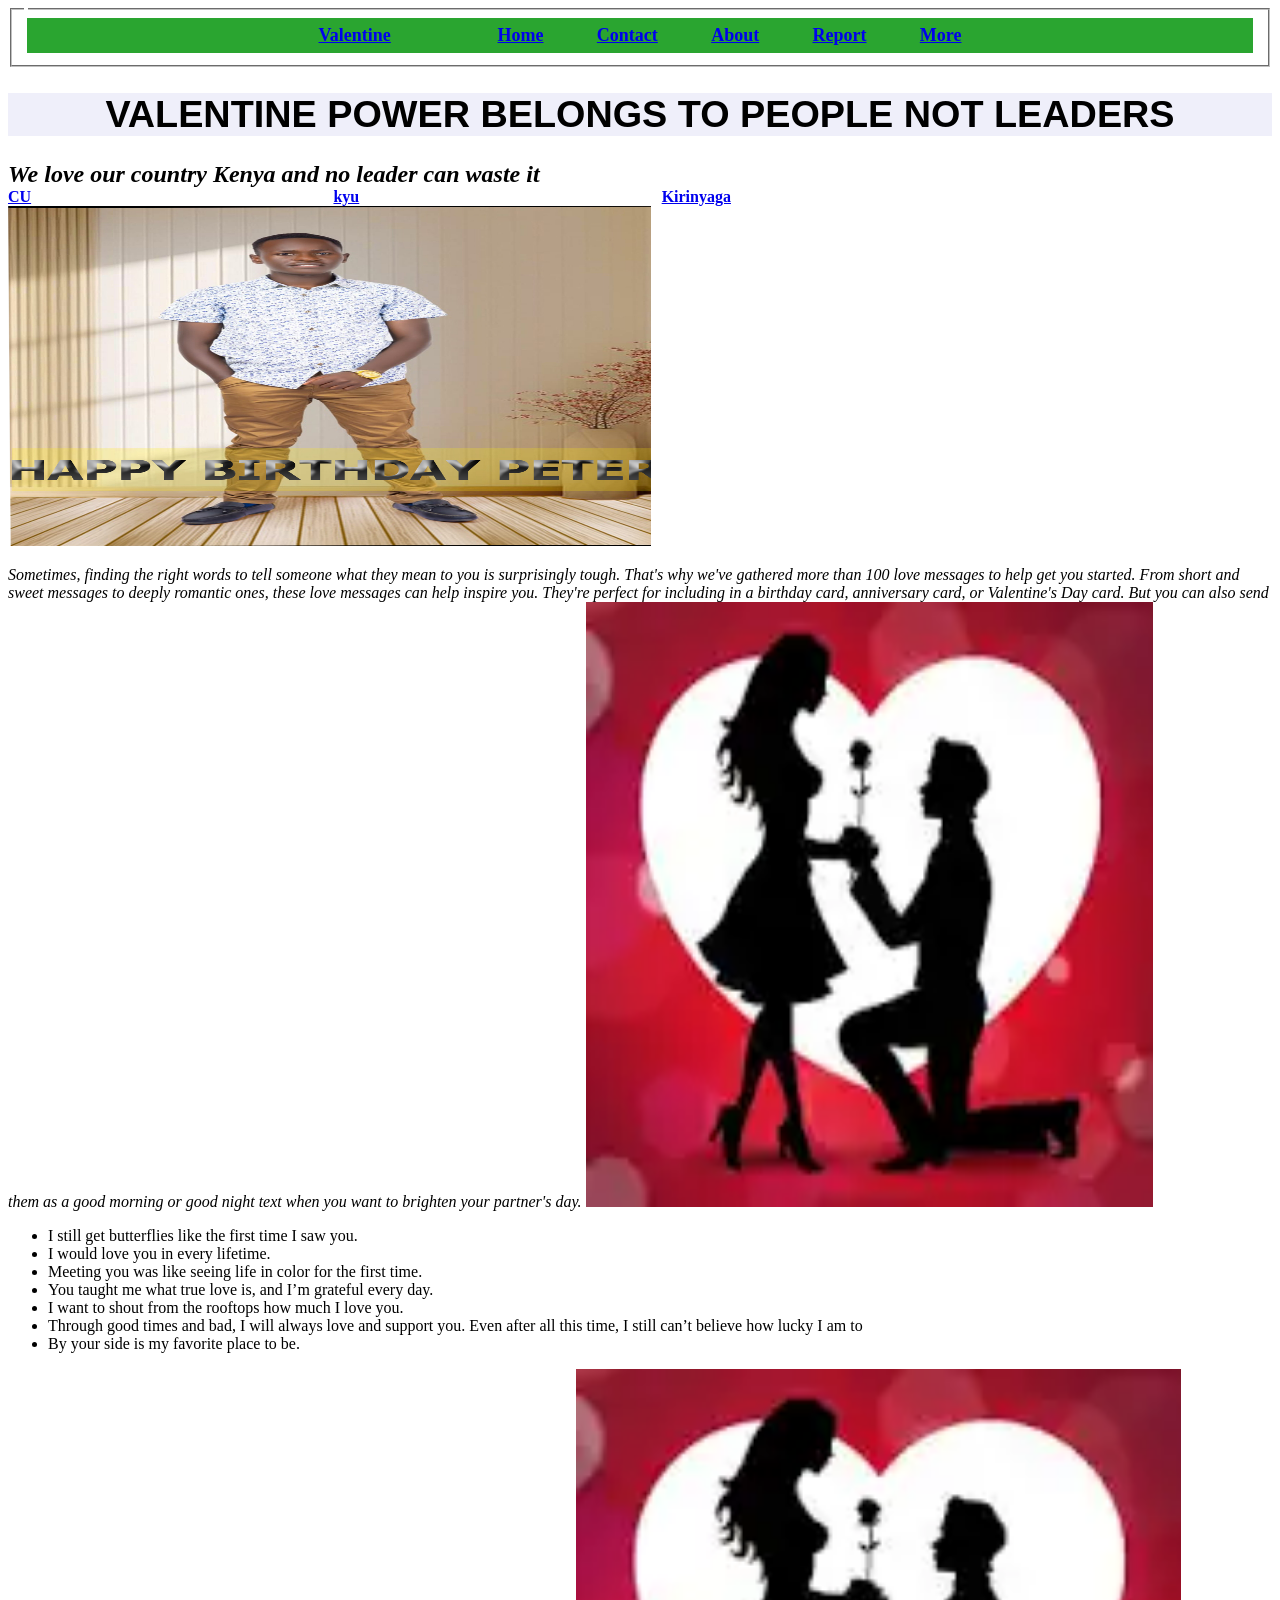
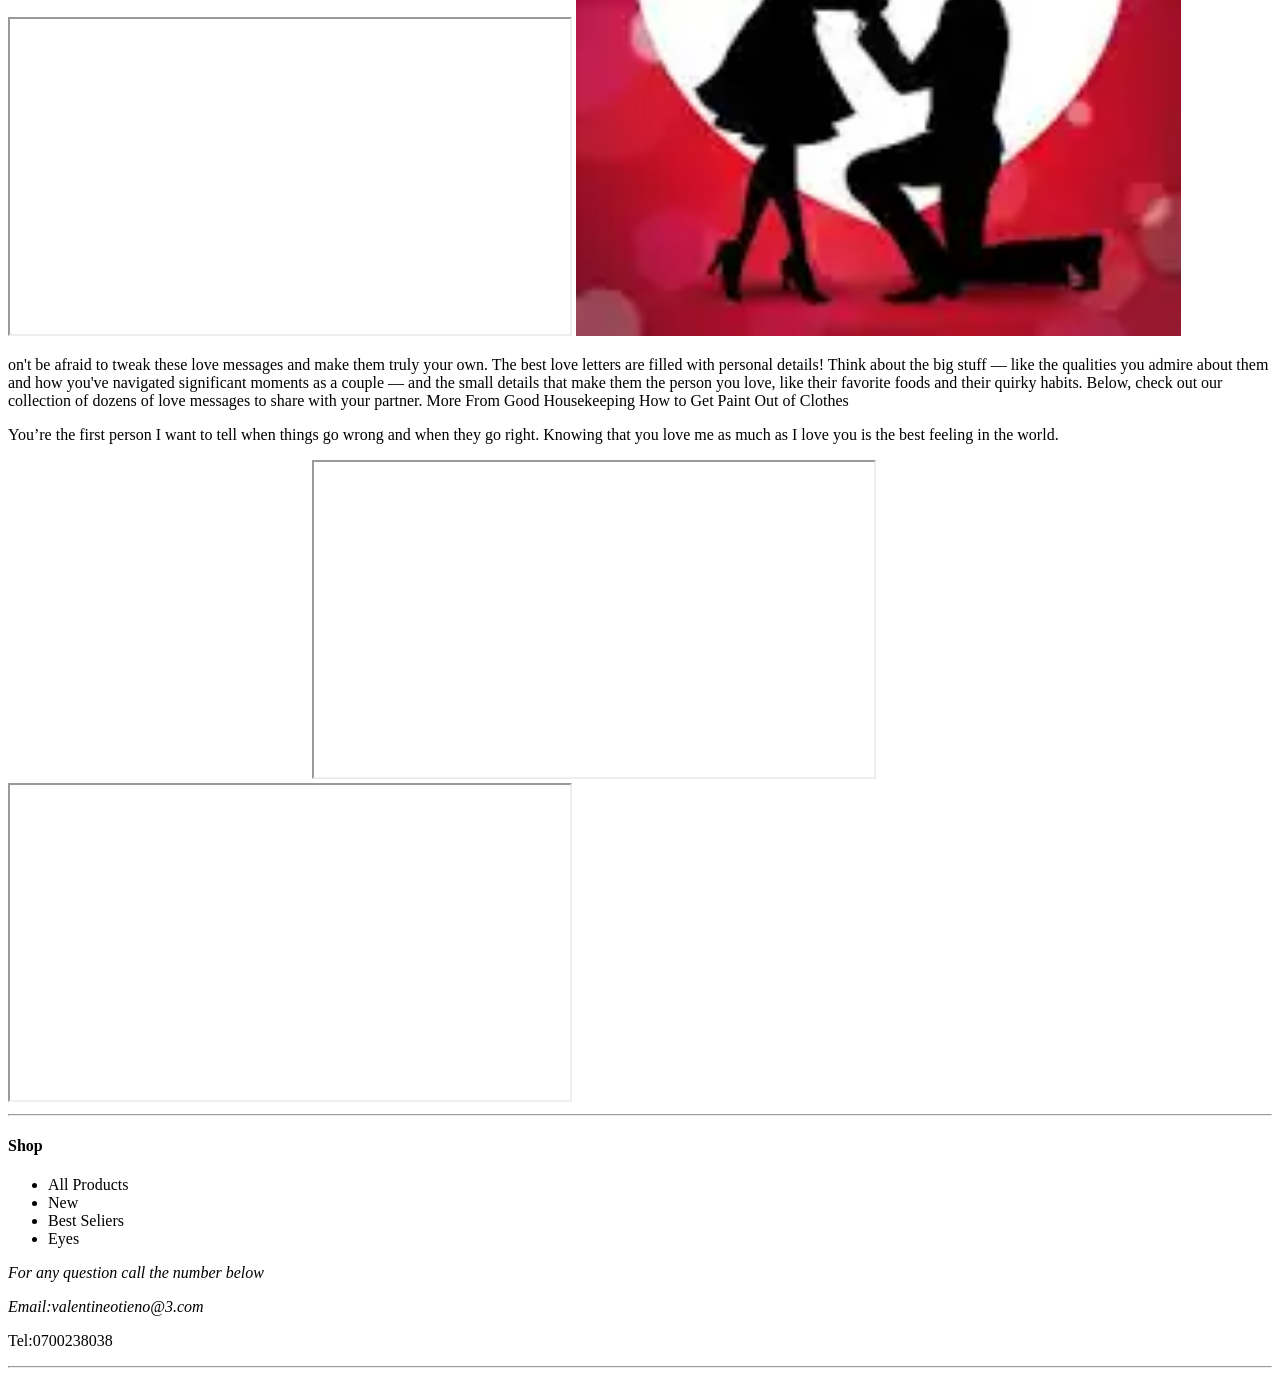
<file: Practice 10/index.html>
<!DOCTYPE html>
<html lang="en">
<head>
    <meta charset="UTF-8">
    <meta name="viewport" content="width=device-width, initial-scale=1.0">
    <title>WEB A</title>
    <link rel="stylesheet" href="style.css">
</head>
<body>
<fieldset> <legend></legend>
<header>
          <nav class="div">
            <a href="#Valentine">Valentine</a><br>
            <a href="#home">Home</a>
            <a href="#contact">Contact</a>
            <a href="#about">About</a>
            <a href="#report">Report</a>
            <a href="#more">More</a>
        </nav></header> </fieldset>
        <h1 class="peter">VALENTINE POWER BELONGS TO PEOPLE NOT LEADERS </h1>
        <h4 class="all">We love our country Kenya and no leader can waste it </h4>
 <main>
<div class="main">
    <a href="https://www.youtube.com/@kirinyagauniversitycu" class="cu">CU</a>
    <a href="https://www.youtube.com/results?search_query=kirinyaga+university+" class="kyu">kyu</a>
    <a href="https://www.youtube.com/results?search_query=kirinyaga+county" class="kirinyaga">Kirinyaga  </a><br></div>
<!-- <input type="radio" class="radio" >Like
<input type="radio" class="#radio">Dont like -->
  <img src="DAY 3.jpg" alt="happy birth day" class="pic" height="300"><br>

<p><i>Sometimes, finding the right words to tell someone what they mean to you is surprisingly tough. That's why we've gathered more than 100 love messages to help get you started. From short and sweet messages to deeply romantic ones, these love messages can help inspire you. They're perfect for including in a birthday card, anniversary card, or Valentine's Day card. But you can also send them as a good morning or good night text when you want to brighten your partner's day.
  <img src="download.webp" alt="feel loved" class="put">
</i></p>
<ul>
    <li>I still get butterflies like the first time I saw you.</li>
    <li>I would love you in every lifetime.</li>
    <li>Meeting you was like seeing life in color for the first time.</li>
    <li>You taught me what true love is, and I’m grateful every day.</li>
    <li>I want to shout from the rooftops how much I love you.</li>
    <li>Through good times and bad, I will always love and support you.
Even after all this time, I still can’t believe how lucky I am to</li>
    <li>By your side is my favorite place to be.</li>
</ul>
<iframe width="560" height="315" src="https://www.youtube.com/embed/DOCwJe4DQo0?si=D0uWk6SabaFw8gXP" title="YouTube video player"  allow="accelerometer; autoplay; clipboard-write; encrypted-media; gyroscope; picture-in-picture; web-share" referrerpolicy="strict-origin-when-cross-origin" allowfullscreen></iframe>

  <img src="download.webp" alt="Valentines" class="vip">
<p>on't be afraid to tweak these love messages and make them truly your own. The best love letters are filled with personal details! Think about the big stuff — like the qualities you admire about them and how you've navigated significant moments as a couple — and the small details that make them the person you love, like their favorite foods and their quirky habits.

Below, check out our collection of dozens of love messages to share with your partner.

More From Good Housekeeping
How to Get Paint Out of Clothes</p>
<p>You’re the first person I want to tell when things go wrong and when they go right.
Knowing that you love me as much as I love you is the best feeling in the world.</p>
 <video src="http://youtube.com/post/UgkxFSz4p-6F9dsDUAwDbvX_PNgwDl-pI2QH?si=uXRVPSUTJ8ldTy6T" type="video/mp4"></video>

<iframe width="560" height="315" src="https://www.youtube.com/embed/XCsv9cULjiM?si=KDoRj1xmWW3P3CIf" title="YouTube video player"  allow="accelerometer; autoplay; clipboard-write; encrypted-media; gyroscope; picture-in-picture; web-share" referrerpolicy="strict-origin-when-cross-origin" allowfullscreen></iframe>


<iframe width="560" height="315" src="https://www.youtube.com/embed/kJUJtTw3JVE?si=a_4MGidrhCiNvHbY" title="YouTube video player"  allow="accelerometer; autoplay; clipboard-write; encrypted-media; gyroscope; picture-in-picture; web-share" referrerpolicy="strict-origin-when-cross-origin" allowfullscreen></iframe>

    </main>
  <!--   <div class="input">
        <label for="Email"></label>
        <input type="text" class="Email" placeholder="Emain" >
    </div> -->
    <footer><hr>
    <div class="store">
        <h4>Shop</h4>
     <ul>
            <li>All Products</li>
            <li>New</li>
            <li>Best Seliers</li>
            <li>Eyes</li>
        </ul>
    </div>
         <p><i>For any question call the number below</i></p>
         <p><i>Email:valentineotieno@3.com</i></p>
        <p>Tel:0700238038 </p>
    </footer><hr>
</body>
</html>
</file>
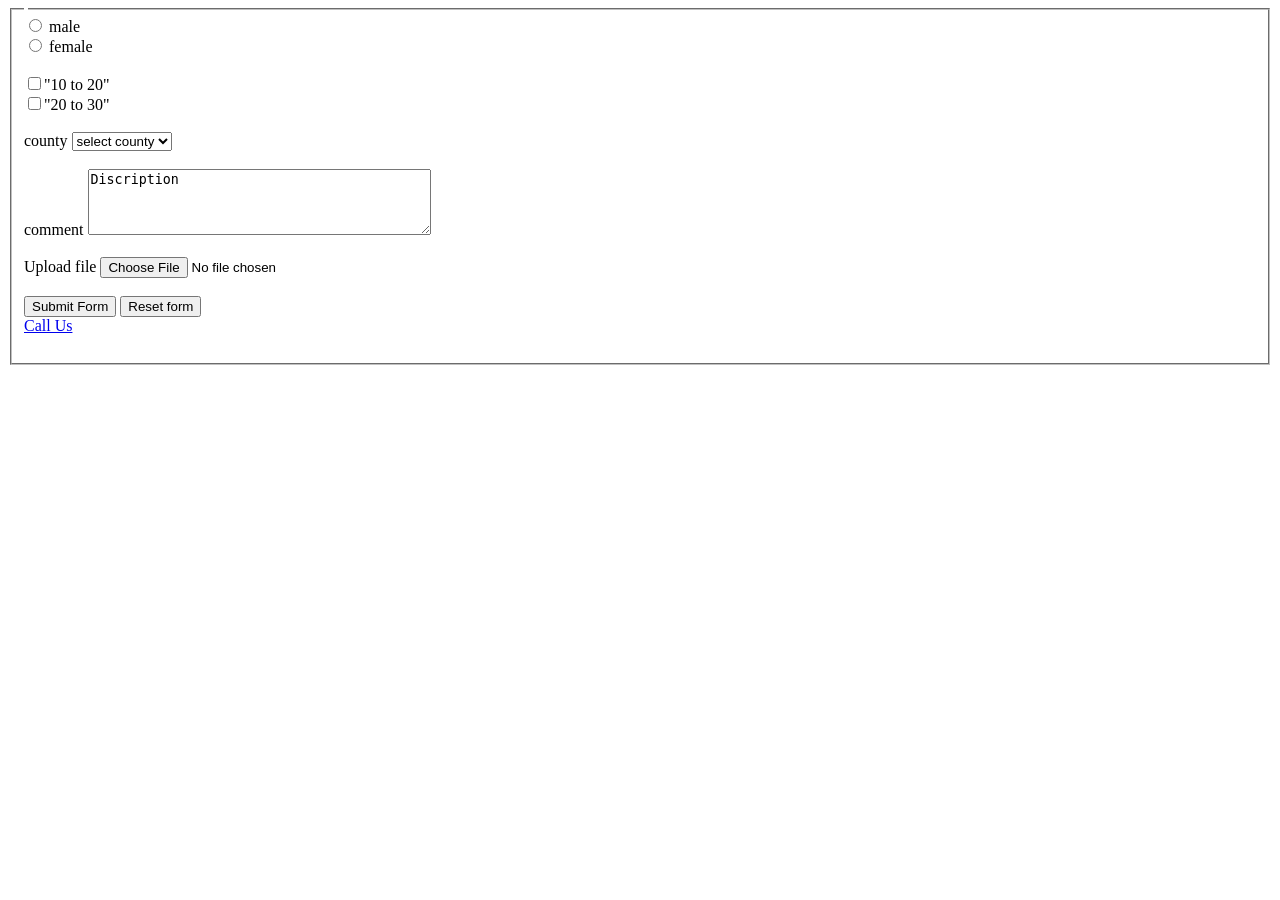
<file: Practice 8/index.html>
<!DOCTYPE html>
<html lang="en">
<head>
    <meta charset="UTF-8">
    <meta name="viewport" content="width=device-width, initial-scale=1.0">
    <title>Document</title>
</head>
<body><fieldset><legend></legend>
    <input type="radio" id="male" name="gender" value="male">
    <label for="male">male</label><br>
     <input type="radio" id="female" name="gender" value="female">
    <label for="female">female</label>
    <br><br>
    <input type="checkbox" id="age" value="between">"10 to 20"<br>
    <input type="checkbox"  value="between">"20 to 30"<br><br>
<label for="county">county</label>
<select name="county" id="county">
<option value="">select county</option>
<option value="kenya">Siaya</option>
<option value="">Kisumu</option>
<option value="">Mombasa</option>
<option value="">Kiss</option>
<option value="">Kwale</option>
<option value="">Turkana</option>
<option value="">Homabay</option>
<option value="kenya">Siaya</option>
<option value="">Kisumu</option>
<option value="">Mombasa</option>
<option value="">Kiss</option>
<option value="">Kwale</option>
<option value="">Turkana</option>
<option value="">Homabay</option>
<option value="kenya">Siaya</option>
<option value="">Kisumu</option>
<option value="">Mombasa</option>
<option value="">Kiss</option>
<option value="">Kwale</option>
<option value="">Turkana</option>
<option value="">Homabay</option>
<option value="kenya">Siaya</option>
<option value="">Kisumu</option>
<option value="">Mombasa</option>
<option value="">Kiss</option>
<option value="">Kwale</option>
<option value="">Turkana</option>
<option value="">Homabay</option>
</select><br><br>
<label for="comments">comment</label>
   <textarea name="Comment" id="comment" rows="4" cols="40">Discription</textarea>
<br><br>
<label for="file">Upload file</label>
<input type="file" name="file" accept="pdf,
,doc,docx"><br><br>

<button type="submit">Submit Form</button>
<button type="reset">Reset form</button>
<br>
<a href="Tell :0700238038">Call Us</a><br><br>
</fieldset>
</body>
</html>
</file>
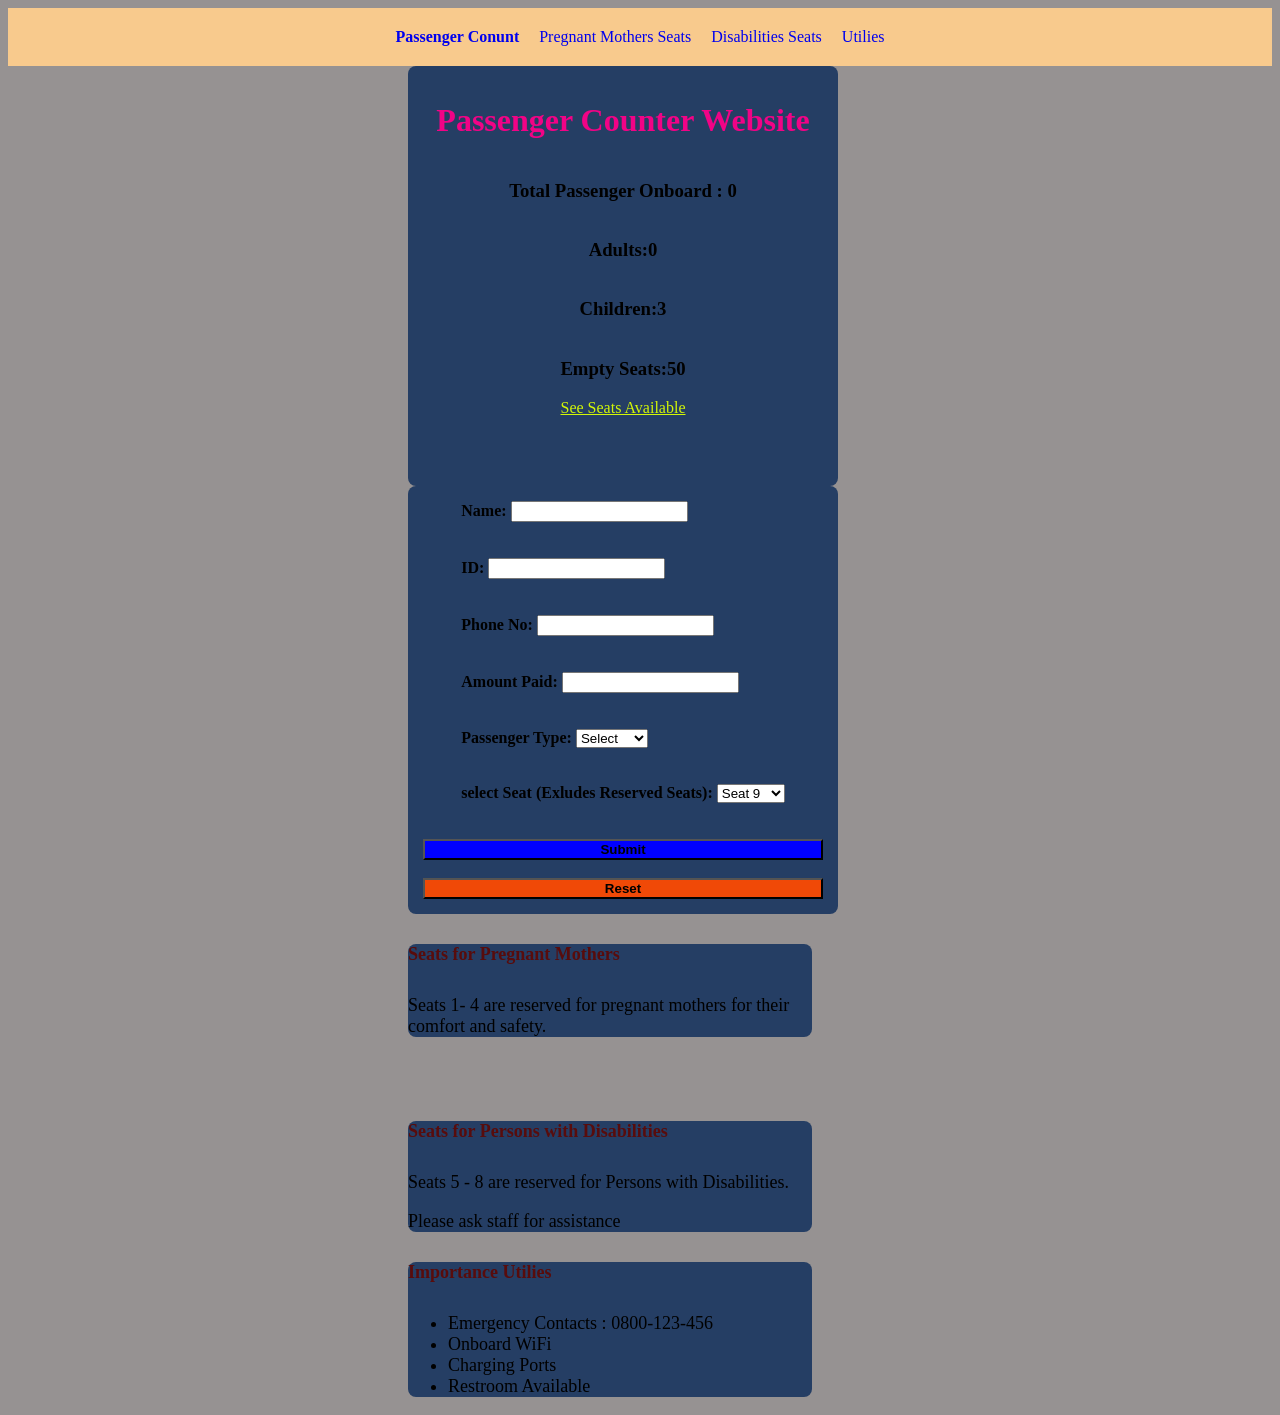
<file: Practise  1/index.html>
<!DOCTYPE html>
<html lang="en">
<head>
    <meta charset="UTF-8">
    <meta name="viewport" content="width=device-width, initial-scale=1.0">
    <title>Buss page</title>
    <link rel="stylesheet" href="style.css">
</head>
<body>
    <header>
        <div class="center"></div>
    <div>
        <nav class="container">
            <div class="pass">
                <a href="Passenger Conunt.html">Passenger Conunt</a>
                </div>
            <div class="pregnat">
            <a href="Pregnant Mothers Seats.html" >Pregnant Mothers Seats</a>
                </div>
            <div class="disa">
                <a href="Disabilities Seats.html" >Disabilities Seats</a>
                </div>
            <div class="uti" >
                <a href="Utilies.html" class="uti">Utilies</a>
                </div>
        </nav>
    </div>
    </header>
             <div class="total">
            <h1>Passenger Counter Website</h1>
                <h3>Total Passenger Onboard  : 0</h3>
                <h3>Adults:0</h3>
                <h3>Children:3</h3>
                <h3>Empty Seats:50</h3>
                <a href="See Seats Available.html" class="see">See Seats Available</a><br><br><br>
            </div>
            <form  class="put">
            <div class="pass">
            <div class="input">
                <label >Name:
                  <input type="text" ><br><br><br>
                </label> <label >ID:
                  <input type="text" ><br><br><br>
                </label>
                 <label >Phone No:
                  <input type="text" ><br><br><br>
                </label>
                 <label >Amount Paid:
                  <input type="text" ><br><br><br>
                </label>
                 <label >Passenger Type:
                    <select name="Select" id="select">
                    <option value="Select">Select</option>
                    <option value="Select">Adults</option>
                    <option value="Select">Children</option>
                   </select><br><br><br>
                </label>
                 <label >select Seat (Exludes Reserved Seats):
                   <select name="Seat 9" id="Sea">
                   <option value="Select">Seat 9</option>
                    <option value="Select">Seat 10</option>
                    <option value="Select">Seat 11</option>
                    <option value="Select">Seat 12</option>
                    <option value="Select">Seat 13</option>
                   <option value="Select">Seat 14</option>
                   <option value="Select">Seat 15</option>
                  <option value="Select">Seat 16</option>
                  <option value="Select">Seat 16</option>
                  <option value="Select">Seat 17</option>
                  <option value="Select">Seat 18</option>
                  <option value="Select">Seat 19</option>
                  <option value="Select">Seat 20</option>
                   <option value="Select">Seat 21</option>
                  <option value="Select">Seat 22</option>
                <option value="Select">Seat 23</option>
                    <option value="Select">Seat 24</option>
                    <option value="Select">Seat 25</option>
                     <option value="Select">Seat 26</option>
                      <option value="Select">Seat 27</option>
                       <option value="Select">Seat 28</option>
                        <option value="Select">Seat 29</option>
                         <option value="Select">Seat 30</option>
                        <option value="Select">Seat 31</option>
                        <option value="Select">Seat 32</option>
                        <option value="Select">Seat 33</option>
                        <option value="Select">Seat 34</option>
                        <option value="Select">Seat 35</option>
                        <option value="Select">Seat 36</option>
                        <option value="Select">Seat 37</option>
                        <option value="Select">Seat 38</option>
                        <option value="Select">Seat 39</option>
                        <option value="Select">Seat 40</option>
                        <option value="Select">Seat 41</option>
                        <option value="Select">Seat 42</option>
                        <option value="Select">Seat 42</option>
                        <option value="Select">Seat 45</option>
                        <option value="Select">Seat 46</option>
                        <option value="Select">Seat 47</option>
                        <option value="Select">Seat 48</option>
                        <option value="Select">Seat 49</option>
                        <option value="Select">Seat 50</option>

                   </select> <br><br><br>
                </label>
            </div>
        </div>
        <button type="Submit" class="enter">Submit</button><br>
        <button type="submit" class="reset">Reset</button>
    </form>
   <div class="SEAR">
    <h5>Seats for Pregnant Mothers</h5>
    <p>Seats 1- 4 are reserved for pregnant mothers for their comfort and safety.</p>
   </div><br><br>
   <div class="disability">
    <h5>Seats for Persons with Disabilities</h5>
    <p>Seats 5 - 8 are reserved for Persons with Disabilities.</p>
    <p>Please ask staff for assistance</p>

   </div>
   <div class="importance">
    <h5>Importance Utilies</h5>
    <ul>
        <li> Emergency Contacts : 0800-123-456</li>
        <li> Onboard WiFi</li>
        <li>Charging Ports</li>
        <li>Restroom Available</li>
    </ul>
   </div>
</body>
</html>
</file>
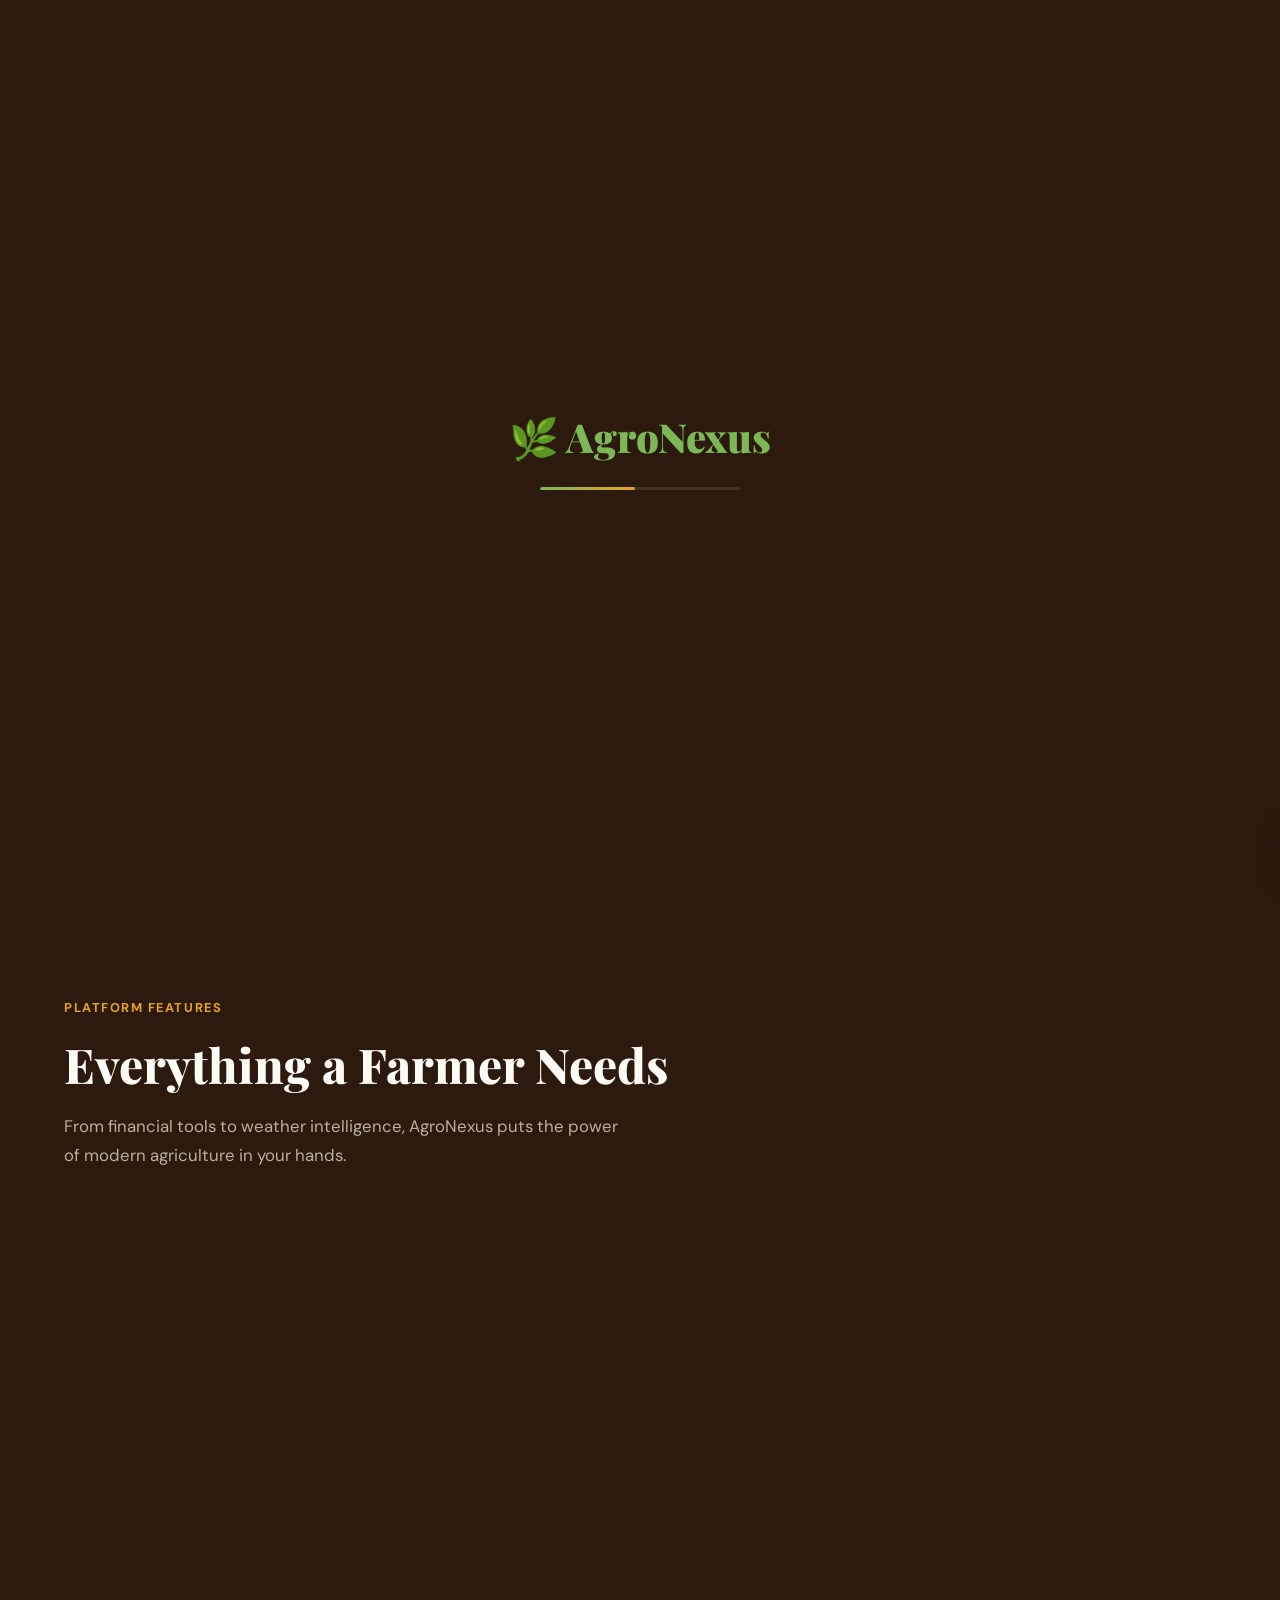
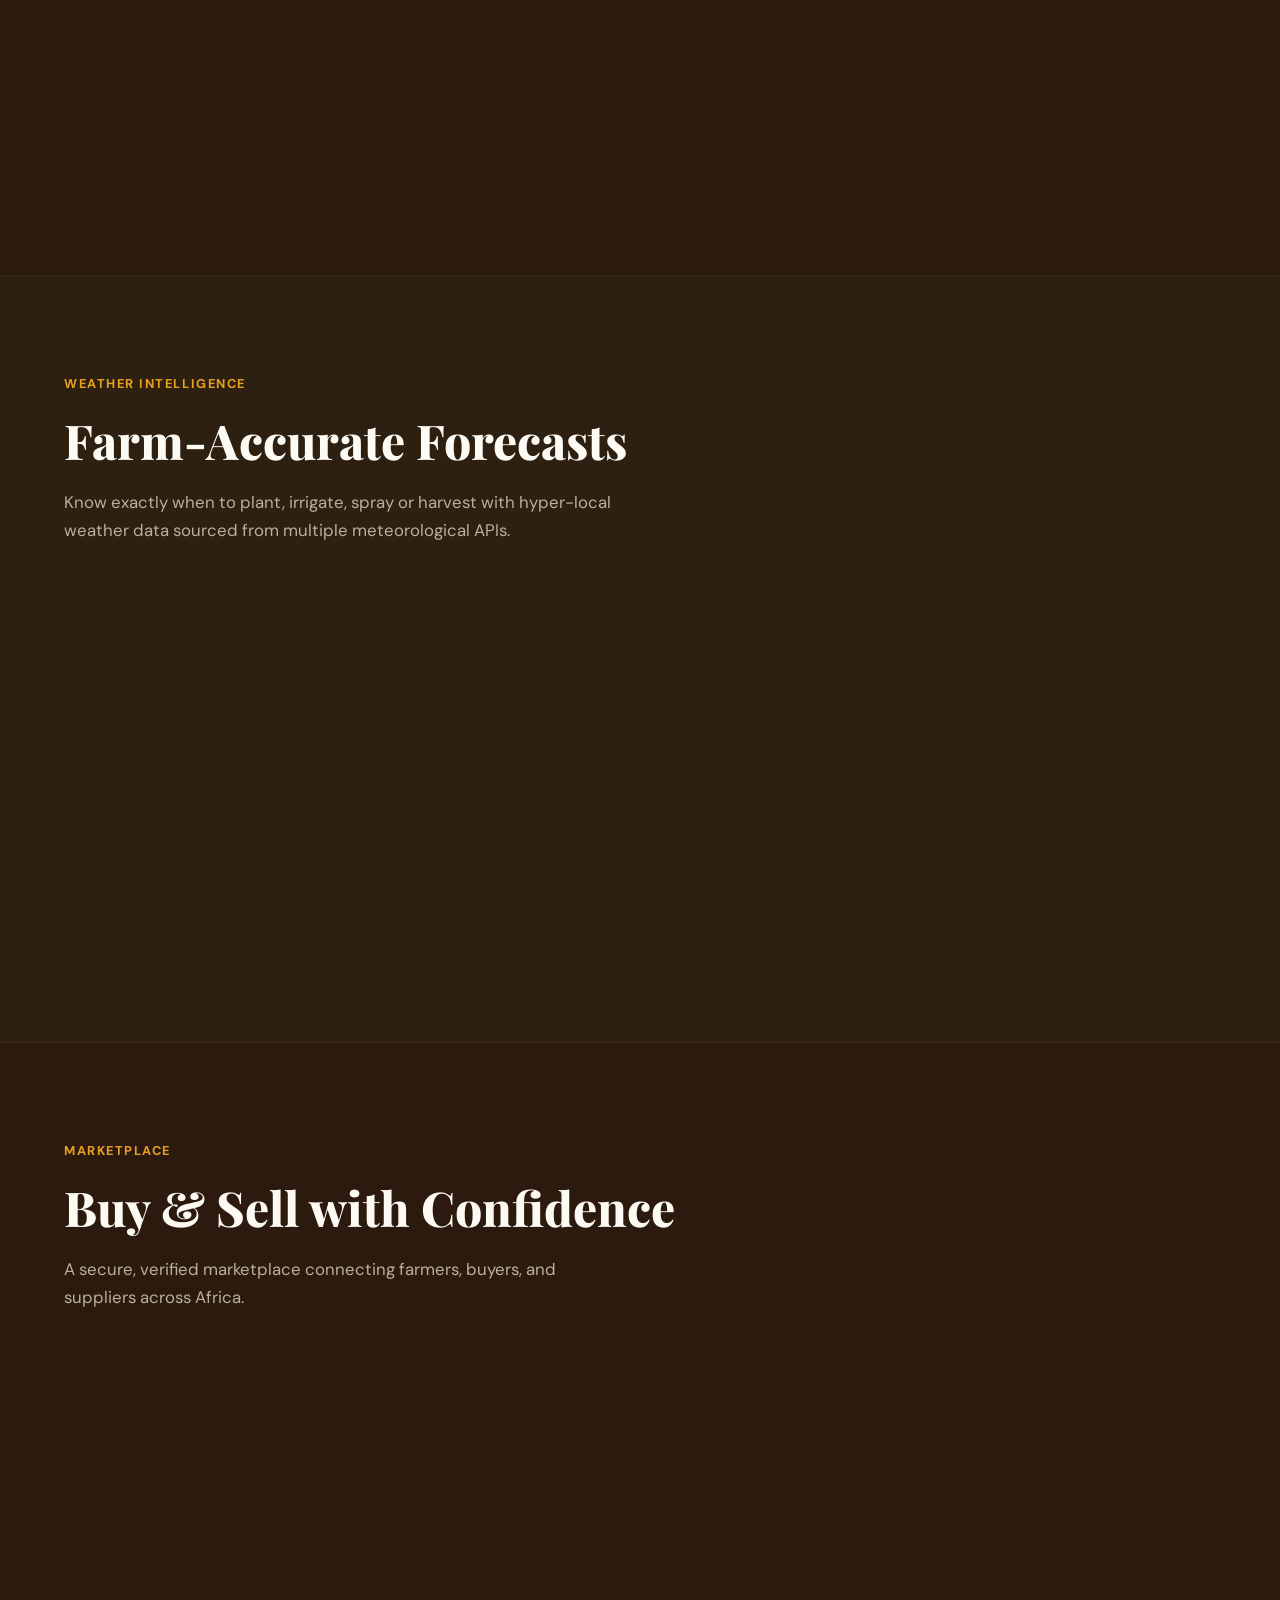
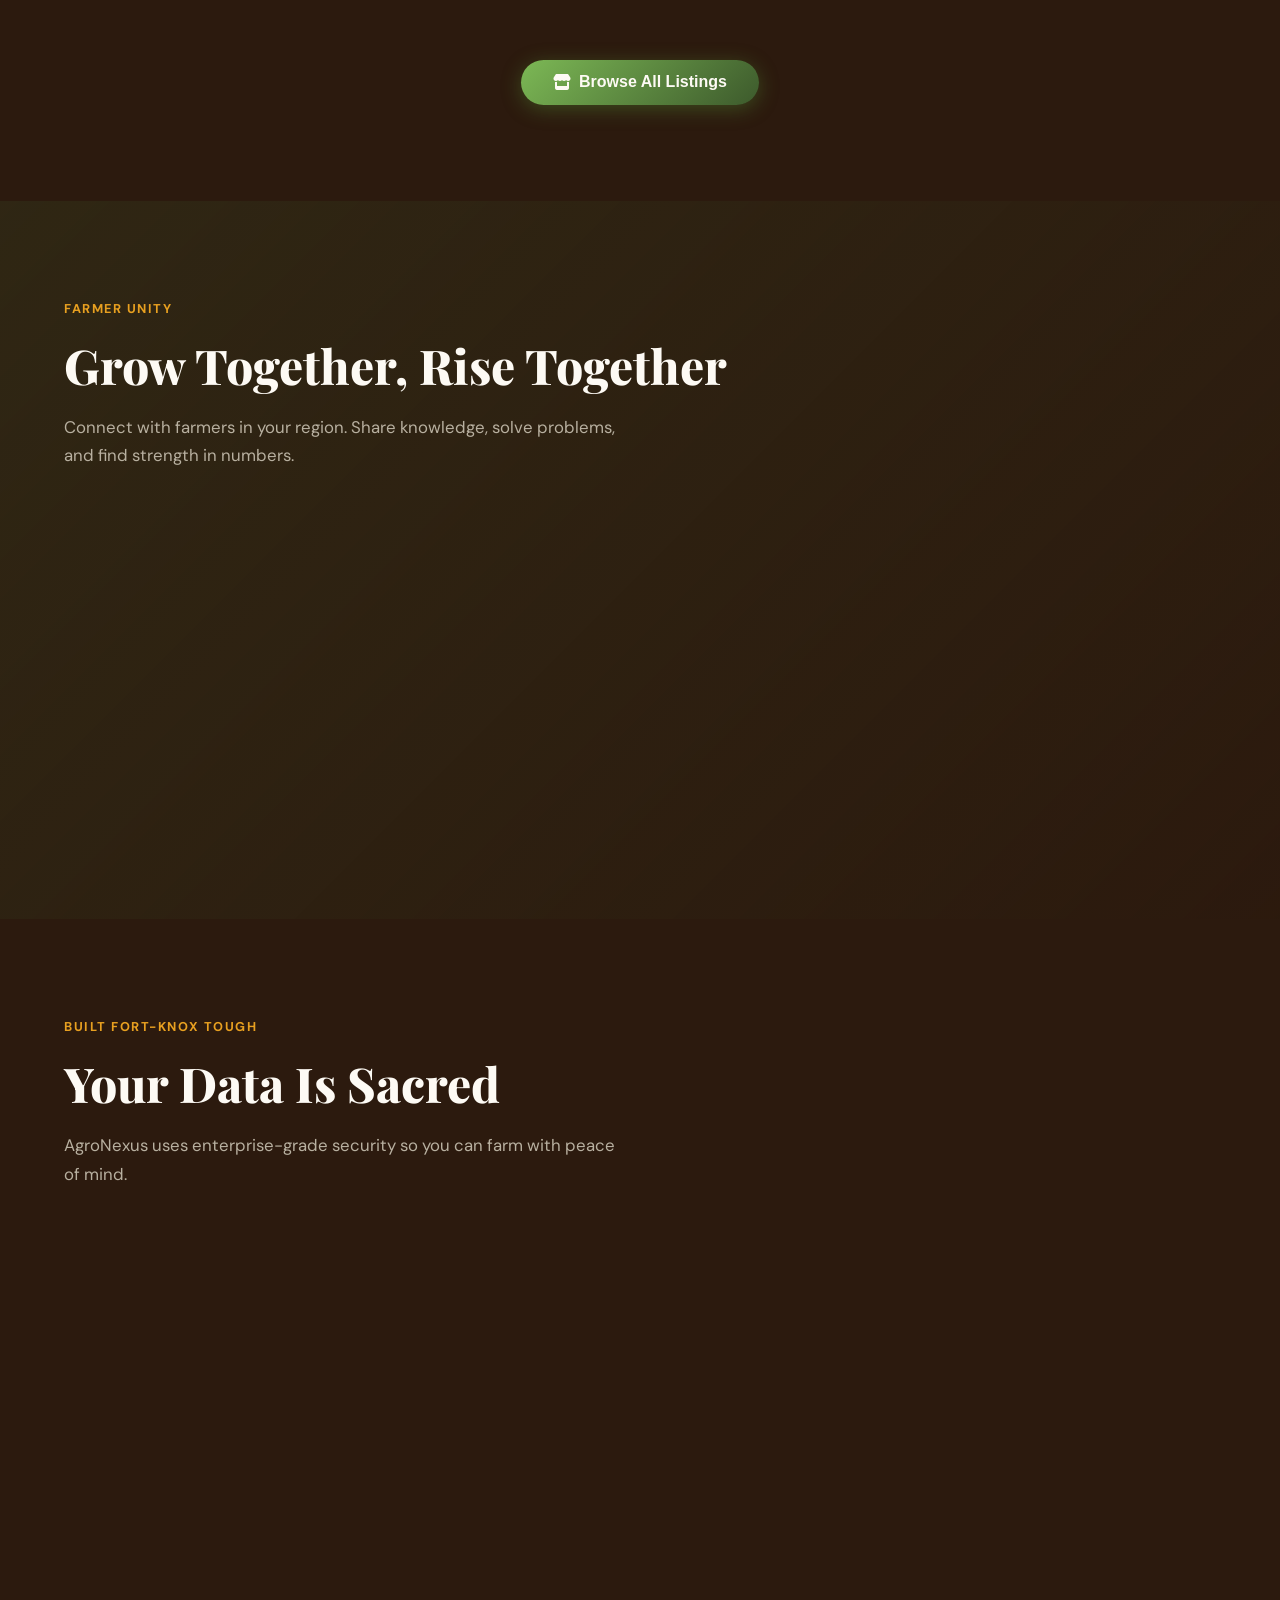
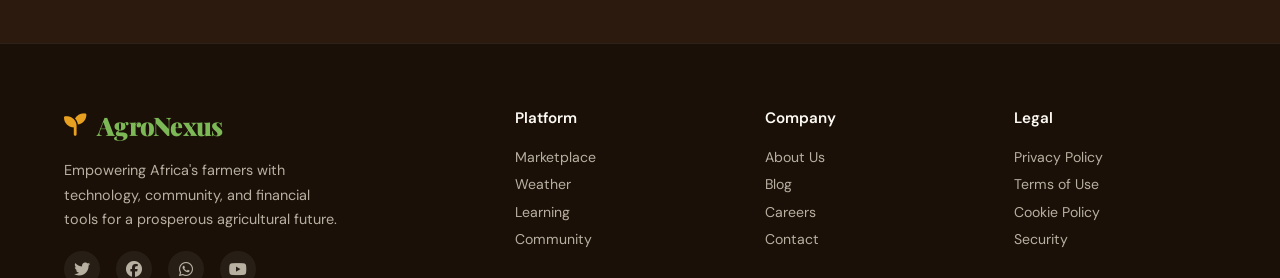
<file: admin.html>
<!DOCTYPE html>
<html lang="en">
<head>
<meta charset="UTF-8"/>
<meta name="viewport" content="width=device-width, initial-scale=1.0"/>
<title>AgroNexus — Admin Dashboard</title>
<link href="https://fonts.googleapis.com/css2?family=Playfair+Display:wght@400;700;900&family=DM+Sans:wght@300;400;500;600&family=DM+Mono:wght@400;500&display=swap" rel="stylesheet"/>
<link rel="stylesheet" href="https://cdnjs.cloudflare.com/ajax/libs/font-awesome/6.5.0/css/all.min.css"/>
<style>
:root{
  --soil:#2C1A0E;--bark:#4A2C17;--moss:#3D5A2C;
  --leaf:#5A8C3D;--sprout:#7CB855;--harvest:#E8A020;
  --sun:#F5C842;--cream:#F7F2E8;--ash:#B8B0A0;--white:#FDFAF4;
  --danger:#e05252;--card:rgba(247,242,232,.05);--border:rgba(247,242,232,.09);
  --admin-accent:#c4872a;
}
*{margin:0;padding:0;box-sizing:border-box;}
body{font-family:'DM Sans',sans-serif;background:#1a0e06;color:var(--cream);min-height:100vh;display:flex;}

/* ─── SIDEBAR ─── */
.sidebar{
  width:260px;flex-shrink:0;
  background:rgba(0,0,0,.5);
  border-right:1px solid rgba(196,135,42,.15);
  display:flex;flex-direction:column;padding:1.5rem 0;
  position:fixed;top:0;left:0;bottom:0;z-index:200;
}
.sb-logo{
  display:flex;align-items:center;gap:.65rem;
  font-family:'Playfair Display',serif;font-size:1.35rem;font-weight:900;
  color:var(--admin-accent);padding:0 1.5rem 1.5rem;
  border-bottom:1px solid rgba(196,135,42,.15);
}
.admin-badge{
  background:rgba(196,135,42,.2);color:var(--admin-accent);
  font-size:.65rem;font-weight:700;padding:.2rem .5rem;border-radius:6px;
  letter-spacing:.06em;text-transform:uppercase;margin-left:.5rem;
}
.sb-menu{flex:1;padding:1.5rem 0;overflow-y:auto;}
.sb-section{font-size:.7rem;font-weight:700;letter-spacing:.1em;text-transform:uppercase;color:var(--ash);padding:.3rem 1.5rem .6rem;margin-top:.75rem;}
.sb-item{
  display:flex;align-items:center;gap:.85rem;
  padding:.75rem 1.5rem;color:var(--ash);cursor:pointer;
  transition:background .2s,color .2s;font-size:.92rem;font-weight:500;
  border-left:3px solid transparent;
}
.sb-item:hover{background:rgba(196,135,42,.07);color:var(--cream);}
.sb-item.active{background:rgba(196,135,42,.12);color:var(--admin-accent);border-left-color:var(--admin-accent);}
.sb-item i{width:18px;text-align:center;font-size:.95rem;}
.sb-badge{margin-left:auto;background:var(--danger);color:#fff;font-size:.7rem;font-weight:700;padding:.15rem .5rem;border-radius:20px;}
.sb-bottom{padding:1.5rem;border-top:1px solid rgba(196,135,42,.15);}
.sb-user{display:flex;align-items:center;gap:.85rem;margin-bottom:1rem;}
.sb-avatar{
  width:42px;height:42px;border-radius:50%;
  background:linear-gradient(135deg,var(--admin-accent),#7a4e10);
  display:flex;align-items:center;justify-content:center;
  font-weight:700;font-size:1rem;color:var(--white);flex-shrink:0;
}
.sb-name{font-weight:600;font-size:.9rem;color:var(--cream);}
.sb-role{font-size:.72rem;color:var(--admin-accent);font-weight:600;}
.btn-logout{
  width:100%;padding:.6rem;background:rgba(220,80,80,.1);
  border:1px solid rgba(220,80,80,.25);color:#ff9090;
  border-radius:10px;cursor:pointer;font-family:'DM Sans',sans-serif;
  font-size:.88rem;font-weight:500;transition:background .25s;
}
.btn-logout:hover{background:rgba(220,80,80,.2);}

/* ─── MAIN ─── */
.main{margin-left:260px;flex:1;padding:2rem;}
.topbar{display:flex;align-items:center;justify-content:space-between;margin-bottom:2.5rem;}
.page-title{font-family:'Playfair Display',serif;font-size:1.75rem;font-weight:800;color:var(--white);}
.page-sub{color:var(--ash);font-size:.9rem;margin-top:.15rem;}
.topbar-right{display:flex;align-items:center;gap:1rem;}
.topbar-btn{width:40px;height:40px;border-radius:50%;background:var(--card);border:1px solid var(--border);display:flex;align-items:center;justify-content:center;color:var(--ash);cursor:pointer;transition:color .2s;position:relative;}
.notif-dot{position:absolute;top:6px;right:6px;width:8px;height:8px;background:var(--danger);border-radius:50%;}

/* ─── PANELS ─── */
.panel{display:none;} .panel.active{display:block;}

/* ─── STATS ─── */
.stats-row{display:grid;grid-template-columns:repeat(5,1fr);gap:1rem;margin-bottom:2rem;}
.stat-card{background:var(--card);border:1px solid var(--border);border-radius:16px;padding:1.3rem;}
.stat-icon{width:42px;height:42px;border-radius:11px;display:flex;align-items:center;justify-content:center;font-size:1rem;margin-bottom:.85rem;}
.stat-val{font-family:'Playfair Display',serif;font-size:1.75rem;font-weight:700;color:var(--white);}
.stat-lbl{color:var(--ash);font-size:.78rem;margin-top:.15rem;}
.stat-trend{font-size:.75rem;font-weight:600;margin-top:.3rem;}
.up{color:#5acc7a;} .down{color:#ff7b7b;}

/* ─── CARD ─── */
.card{background:var(--card);border:1px solid var(--border);border-radius:18px;padding:1.5rem;margin-bottom:1.5rem;}
.card-title{font-family:'Playfair Display',serif;font-size:1.1rem;font-weight:700;color:var(--white);margin-bottom:1.2rem;display:flex;align-items:center;gap:.65rem;}
.card-title i{color:var(--admin-accent);}

/* ─── TABLE ─── */
.table-wrap{overflow-x:auto;}
table{width:100%;border-collapse:collapse;}
th{font-size:.75rem;font-weight:700;letter-spacing:.06em;text-transform:uppercase;color:var(--ash);padding:.65rem 1rem;text-align:left;border-bottom:1px solid var(--border);}
td{padding:.8rem 1rem;font-size:.88rem;color:var(--cream);border-bottom:1px solid rgba(247,242,232,.04);}
tr:hover td{background:rgba(247,242,232,.025);}
.badge{padding:.2rem .6rem;border-radius:20px;font-size:.72rem;font-weight:600;}
.badge-green{background:rgba(92,163,61,.15);color:var(--sprout);}
.badge-amber{background:rgba(232,160,32,.15);color:var(--harvest);}
.badge-red{background:rgba(220,80,80,.12);color:#ff7b7b;}
.badge-blue{background:rgba(80,150,220,.12);color:#7bb8ff;}
.badge-gold{background:rgba(196,135,42,.2);color:var(--admin-accent);}

/* ─── BTN ─── */
.btn{padding:.55rem 1.2rem;border:none;border-radius:9px;font-family:'DM Sans',sans-serif;font-size:.82rem;font-weight:600;cursor:pointer;transition:opacity .2s,transform .2s;display:inline-flex;align-items:center;gap:.4rem;}
.btn:hover{opacity:.88;transform:translateY(-1px);}
.btn-green{background:linear-gradient(135deg,var(--sprout),var(--moss));color:#fff;}
.btn-amber{background:linear-gradient(135deg,var(--harvest),#a06010);color:var(--soil);}
.btn-red{background:rgba(220,80,80,.15);color:#ff7b7b;border:1px solid rgba(220,80,80,.25);}
.btn-sm{padding:.35rem .9rem;font-size:.78rem;}

/* ─── FGROUP ─── */
.fgroup{margin-bottom:.9rem;}
.fgroup label{display:block;font-size:.75rem;font-weight:700;color:var(--ash);margin-bottom:.35rem;letter-spacing:.04em;text-transform:uppercase;}
.fgroup input,.fgroup select,.fgroup textarea{
  width:100%;padding:.75rem .95rem;
  background:rgba(44,26,14,.7);border:1.5px solid var(--border);
  border-radius:11px;color:var(--white);font-family:'DM Sans',sans-serif;font-size:.9rem;outline:none;
  transition:border-color .25s;
}
.fgroup input:focus,.fgroup select:focus,.fgroup textarea:focus{border-color:var(--admin-accent);box-shadow:0 0 0 3px rgba(196,135,42,.1);}
.fgroup input::placeholder{color:rgba(184,176,160,.35);}
.fgroup select option{background:var(--bark);}
.form-row{display:grid;grid-template-columns:1fr 1fr;gap:1rem;}

/* ─── MODAL ─── */
.modal-bg{
  position:fixed;inset:0;background:rgba(0,0,0,.75);
  z-index:1000;display:none;align-items:center;justify-content:center;
  backdrop-filter:blur(6px);
}
.modal-bg.open{display:flex;}
.modal{
  background:#1e1208;border:1px solid rgba(196,135,42,.25);
  border-radius:20px;padding:2rem;width:90%;max-width:500px;
  position:relative;
}
.modal-close{
  position:absolute;top:1rem;right:1rem;background:none;border:none;
  color:var(--ash);cursor:pointer;font-size:1.1rem;
}
.modal-close:hover{color:var(--danger);}
.modal-title{font-family:'Playfair Display',serif;font-size:1.3rem;font-weight:700;color:var(--white);margin-bottom:1.5rem;display:flex;align-items:center;gap:.65rem;}
.modal-title i{color:var(--admin-accent);}

/* ─── ALERT ─── */
.alert{padding:.85rem 1rem;border-radius:11px;font-size:.86rem;margin-bottom:1rem;display:none;align-items:center;gap:.6rem;}
.alert.show{display:flex;}
.alert-success{background:rgba(92,163,61,.12);border:1px solid rgba(92,163,61,.3);color:var(--sprout);}
.alert-error{background:rgba(220,80,80,.12);border:1px solid rgba(220,80,80,.3);color:#ff7b7b;}
.alert-info{background:rgba(80,150,220,.1);border:1px solid rgba(80,150,220,.25);color:#7bb8ff;}

/* ─── TOAST ─── */
#toast{
  position:fixed;bottom:2rem;right:2rem;z-index:9999;
  background:var(--moss);color:var(--white);
  padding:1rem 1.5rem;border-radius:14px;font-size:.88rem;font-weight:500;
  box-shadow:0 8px 30px rgba(0,0,0,.4);
  transform:translateX(150%);transition:transform .4s cubic-bezier(.34,1.56,.64,1);
  display:flex;align-items:center;gap:.75rem;
}
#toast.show{transform:translateX(0);}
#toast.terror{background:#8b1a1a;}

/* ─── CONFIRM ─── */
.confirm-bg{
  position:fixed;inset:0;background:rgba(0,0,0,.8);z-index:2000;
  display:none;align-items:center;justify-content:center;
}
.confirm-bg.open{display:flex;}
.confirm-box{background:#1e1208;border:1px solid rgba(220,80,80,.3);border-radius:18px;padding:2rem;width:380px;text-align:center;}
.confirm-box h3{font-family:'Playfair Display',serif;font-size:1.3rem;color:var(--white);margin-bottom:.75rem;}
.confirm-box p{color:var(--ash);font-size:.9rem;margin-bottom:1.5rem;}
.confirm-actions{display:flex;gap:.75rem;justify-content:center;}

/* ─── SEARCH BAR ─── */
.search-bar{
  display:flex;gap:1rem;margin-bottom:1.2rem;flex-wrap:wrap;align-items:center;
}
.search-input{
  flex:1;min-width:200px;padding:.6rem 1rem;
  background:rgba(44,26,14,.6);border:1px solid var(--border);
  border-radius:10px;color:var(--cream);font-family:'DM Sans',sans-serif;font-size:.88rem;outline:none;
}
.search-input:focus{border-color:var(--admin-accent);}

/* ─── CHART PLACEHOLDER ─── */
.chart-area{
  height:180px;background:rgba(44,26,14,.4);border-radius:12px;
  display:flex;align-items:flex-end;padding:1rem;gap:.4rem;overflow:hidden;
}
.chart-bar{
  flex:1;border-radius:4px 4px 0 0;min-width:20px;
  background:linear-gradient(to top,var(--admin-accent),var(--harvest));
  transition:height .5s ease;
}

@media(max-width:1100px){.stats-row{grid-template-columns:repeat(3,1fr);}}
@media(max-width:900px){
  .sidebar{transform:translateX(-100%);}
  .sidebar.open{transform:translateX(0);}
  .main{margin-left:0;padding:1rem;}
  .stats-row{grid-template-columns:repeat(2,1fr);}
  .form-row{grid-template-columns:1fr;}
}
</style>
</head>
<body>

<div id="toast"><i class="fas fa-check-circle"></i><span id="toast-msg"></span></div>

<!-- CONFIRM DIALOG -->
<div class="confirm-bg" id="confirm-bg">
  <div class="confirm-box">
    <h3 id="confirm-title">Are you sure?</h3>
    <p id="confirm-msg">This action cannot be undone.</p>
    <div class="confirm-actions">
      <button class="btn btn-red" id="confirm-yes"><i class="fas fa-trash"></i> Confirm</button>
      <button class="btn" style="background:var(--card);color:var(--ash);" onclick="closeConfirm()">Cancel</button>
    </div>
  </div>
</div>

<!-- MODALS -->
<div class="modal-bg" id="modal-deposit">
  <div class="modal">
    <button class="modal-close" onclick="closeModal('modal-deposit')"><i class="fas fa-times"></i></button>
    <div class="modal-title"><i class="fas fa-plus-circle"></i> Manual Deposit</div>
    <div class="alert" id="md-alert"><i class="fas fa-info-circle"></i><span></span></div>
    <div class="fgroup"><label>User (search)</label><input type="text" id="md-user-search" placeholder="Type name or email…" oninput="searchUsersForModal(this.value)"/></div>
    <div id="md-user-results" style="margin-bottom:.9rem;"></div>
    <input type="hidden" id="md-user-id"/>
    <div class="form-row">
      <div class="fgroup"><label>Amount (KES)</label><input type="number" id="md-amount" placeholder="e.g. 10000" min="1"/></div>
      <div class="fgroup"><label>Method</label>
        <select id="md-method"><option value="manual">Manual (Admin)</option><option value="mpesa">M-Pesa Reversal</option><option value="bank">Bank Credit</option></select>
      </div>
    </div>
    <div class="fgroup"><label>Admin Note (required)</label><input type="text" id="md-note" placeholder="Reason for manual deposit…"/></div>
    <div style="display:flex;gap:.75rem;margin-top:.5rem;">
      <button class="btn btn-green" style="flex:1;" onclick="adminDeposit()"><i class="fas fa-check"></i> Confirm Deposit</button>
      <button class="btn" style="background:var(--card);color:var(--ash);" onclick="closeModal('modal-deposit')">Cancel</button>
    </div>
  </div>
</div>

<div class="modal-bg" id="modal-add-user">
  <div class="modal">
    <button class="modal-close" onclick="closeModal('modal-add-user')"><i class="fas fa-times"></i></button>
    <div class="modal-title"><i class="fas fa-user-plus"></i> Add New User</div>
    <div class="alert" id="au-alert"><i class="fas fa-info-circle"></i><span></span></div>
    <div class="form-row">
      <div class="fgroup"><label>Full Name</label><input type="text" id="au-name" placeholder="John Kamau"/></div>
      <div class="fgroup"><label>Role</label>
        <select id="au-role"><option value="user">Farmer (User)</option><option value="admin">Admin</option></select>
      </div>
    </div>
    <div class="fgroup"><label>Email</label><input type="email" id="au-email" placeholder="user@example.com"/></div>
    <div class="form-row">
      <div class="fgroup"><label>Phone</label><input type="tel" id="au-phone" placeholder="+254712345678"/></div>
      <div class="fgroup"><label>Location</label><input type="text" id="au-location" placeholder="Nakuru"/></div>
    </div>
    <div class="fgroup">
      <label>Temporary Password</label>
      <input type="password" id="au-pass" placeholder="Min 8 chars"/>
    </div>
    <div style="background:rgba(196,135,42,.08);border:1px solid rgba(196,135,42,.2);border-radius:10px;padding:.75rem;font-size:.8rem;color:var(--ash);margin-bottom:1rem;">
      <i class="fas fa-shield-alt" style="color:var(--admin-accent)"></i> Password will be hashed with bcrypt(12) before storing — never plain text.
    </div>
    <div style="display:flex;gap:.75rem;">
      <button class="btn btn-amber" style="flex:1;" onclick="addUser()"><i class="fas fa-user-plus"></i> Create User</button>
      <button class="btn" style="background:var(--card);color:var(--ash);" onclick="closeModal('modal-add-user')">Cancel</button>
    </div>
  </div>
</div>

<!-- SIDEBAR -->
<aside class="sidebar" id="sidebar">
  <div class="sb-logo"><i class="fas fa-seedling"></i> AgroNexus <span class="admin-badge">Admin</span></div>
  <nav class="sb-menu">
    <div class="sb-section">Overview</div>
    <div class="sb-item active" onclick="nav('overview')"><i class="fas fa-chart-pie"></i> Overview</div>
    <div class="sb-item" onclick="nav('users')"><i class="fas fa-users"></i> User Management</div>
    <div class="sb-item" onclick="nav('transactions')"><i class="fas fa-exchange-alt"></i> All Transactions</div>
    <div class="sb-item" onclick="nav('deposits')"><i class="fas fa-plus-circle"></i> Manual Deposits</div>

    <div class="sb-section">Platform</div>
    <div class="sb-item" onclick="nav('market')"><i class="fas fa-store"></i> Marketplace</div>
    <div class="sb-item" onclick="nav('content')"><i class="fas fa-book-open"></i> Content/Courses</div>
    <div class="sb-item" onclick="nav('community')"><i class="fas fa-comments"></i> Community</div>

    <div class="sb-section">System</div>
    <div class="sb-item" onclick="nav('security')"><i class="fas fa-shield-alt"></i> Security Logs <span class="sb-badge">!</span></div>
    <div class="sb-item" onclick="nav('settings')"><i class="fas fa-cog"></i> System Settings</div>
    <div class="sb-item" onclick="nav('audit')"><i class="fas fa-file-alt"></i> Audit Trail</div>
  </nav>
  <div class="sb-bottom">
    <div class="sb-user">
      <div class="sb-avatar" id="sb-av">AD</div>
      <div><div class="sb-name" id="sb-name">Admin</div><div class="sb-role">🛡️ Super Admin</div></div>
    </div>
    <button class="btn-logout" onclick="doLogout()"><i class="fas fa-sign-out-alt"></i> Sign Out</button>
  </div>
</aside>

<!-- MAIN -->
<main class="main">

  <!-- ── OVERVIEW ── -->
  <div class="panel active" id="p-overview">
    <div class="topbar">
      <div><div class="page-title">Admin Overview</div><div class="page-sub" id="admin-date">Loading…</div></div>
      <div class="topbar-right">
        <div class="topbar-btn" onclick="nav('security')"><i class="fas fa-bell"></i><div class="notif-dot"></div></div>
        <button class="btn btn-amber" onclick="openModal('modal-deposit')"><i class="fas fa-plus-circle"></i> Manual Deposit</button>
        <button class="btn btn-green" onclick="openModal('modal-add-user')"><i class="fas fa-user-plus"></i> Add User</button>
      </div>
    </div>
    <div class="stats-row">
      <div class="stat-card">
        <div class="stat-icon" style="background:rgba(92,163,61,.15);color:var(--sprout)"><i class="fas fa-users"></i></div>
        <div class="stat-val" id="ov-users">—</div><div class="stat-lbl">Total Users</div>
        <div class="stat-trend up" id="ov-users-t">Loading…</div>
      </div>
      <div class="stat-card">
        <div class="stat-icon" style="background:rgba(232,160,32,.15);color:var(--harvest)"><i class="fas fa-wallet"></i></div>
        <div class="stat-val" id="ov-balance">—</div><div class="stat-lbl">Platform Balance</div>
        <div class="stat-trend up" id="ov-balance-t">Loading…</div>
      </div>
      <div class="stat-card">
        <div class="stat-icon" style="background:rgba(196,135,42,.15);color:var(--admin-accent)"><i class="fas fa-arrow-down"></i></div>
        <div class="stat-val" id="ov-deps">—</div><div class="stat-lbl">Total Deposits</div>
        <div class="stat-trend up">This month</div>
      </div>
      <div class="stat-card">
        <div class="stat-icon" style="background:rgba(220,80,80,.12);color:#ff9090"><i class="fas fa-arrow-up"></i></div>
        <div class="stat-val" id="ov-wds">—</div><div class="stat-lbl">Total Withdrawals</div>
        <div class="stat-trend down">This month</div>
      </div>
      <div class="stat-card">
        <div class="stat-icon" style="background:rgba(80,150,220,.12);color:#7bb8ff"><i class="fas fa-store"></i></div>
        <div class="stat-val" id="ov-trades">—</div><div class="stat-lbl">Marketplace Trades</div>
        <div class="stat-trend up">This week</div>
      </div>
    </div>

    <div style="display:grid;grid-template-columns:2fr 1fr;gap:1.5rem;">
      <div class="card">
        <div class="card-title"><i class="fas fa-chart-bar"></i> Monthly Revenue (KES)</div>
        <div class="chart-area" id="revenue-chart"></div>
        <div style="display:flex;justify-content:space-between;margin-top:.5rem;font-size:.75rem;color:var(--ash);" id="chart-labels"></div>
      </div>
      <div class="card">
        <div class="card-title"><i class="fas fa-exclamation-triangle"></i> System Alerts</div>
        <div id="sys-alerts"></div>
      </div>
    </div>

    <div class="card">
      <div class="card-title"><i class="fas fa-clock"></i> Recent Activity</div>
      <div class="table-wrap">
        <table>
          <thead><tr><th>User</th><th>Action</th><th>Amount</th><th>Time</th><th>Status</th></tr></thead>
          <tbody id="recent-activity"><tr><td colspan="5" style="color:var(--ash);text-align:center;">Loading…</td></tr></tbody>
        </table>
      </div>
    </div>
  </div>

  <!-- ── USERS ── -->
  <div class="panel" id="p-users">
    <div class="topbar">
      <div><div class="page-title">User Management</div><div class="page-sub">View, edit, suspend & delete users</div></div>
      <button class="btn btn-green" onclick="openModal('modal-add-user')"><i class="fas fa-user-plus"></i> Add User</button>
    </div>
    <div class="card">
      <div class="search-bar">
        <input type="text" class="search-input" id="user-search" placeholder="Search by name, email, phone…" oninput="loadUsers()"/>
        <select id="user-role-filter" style="padding:.6rem 1rem;background:rgba(44,26,14,.6);border:1px solid var(--border);border-radius:10px;color:var(--cream);font-family:'DM Sans',sans-serif;" onchange="loadUsers()">
          <option value="">All Roles</option><option value="user">Farmers</option><option value="admin">Admins</option>
        </select>
        <select id="user-status-filter" style="padding:.6rem 1rem;background:rgba(44,26,14,.6);border:1px solid var(--border);border-radius:10px;color:var(--cream);font-family:'DM Sans',sans-serif;" onchange="loadUsers()">
          <option value="">All Statuses</option><option value="active">Active</option><option value="suspended">Suspended</option>
        </select>
      </div>
      <div class="table-wrap">
        <table>
          <thead><tr><th>User</th><th>Email</th><th>Role</th><th>Balance</th><th>Joined</th><th>Status</th><th>Actions</th></tr></thead>
          <tbody id="users-body"><tr><td colspan="7" style="color:var(--ash);text-align:center;padding:2rem;">Loading users…</td></tr></tbody>
        </table>
      </div>
      <div id="users-pagination" style="display:flex;justify-content:flex-end;gap:.5rem;margin-top:1rem;"></div>
    </div>
  </div>

  <!-- ── TRANSACTIONS ── -->
  <div class="panel" id="p-transactions">
    <div class="topbar">
      <div><div class="page-title">All Transactions</div><div class="page-sub">Full platform transaction history</div></div>
    </div>
    <div class="card">
      <div class="search-bar">
        <input type="text" class="search-input" id="tx-search" placeholder="Search by user, reference…" oninput="loadAllTx()"/>
        <select id="tx-type-f" style="padding:.6rem 1rem;background:rgba(44,26,14,.6);border:1px solid var(--border);border-radius:10px;color:var(--cream);font-family:'DM Sans',sans-serif;" onchange="loadAllTx()">
          <option value="">All Types</option><option value="deposit">Deposits</option><option value="withdrawal">Withdrawals</option>
        </select>
        <select id="tx-status-f" style="padding:.6rem 1rem;background:rgba(44,26,14,.6);border:1px solid var(--border);border-radius:10px;color:var(--cream);font-family:'DM Sans',sans-serif;" onchange="loadAllTx()">
          <option value="">All Statuses</option><option value="completed">Completed</option><option value="pending">Pending</option><option value="failed">Failed</option>
        </select>
      </div>
      <div class="table-wrap">
        <table>
          <thead><tr><th>Date</th><th>User</th><th>Type</th><th>Amount</th><th>Method</th><th>Reference</th><th>Status</th><th>Actions</th></tr></thead>
          <tbody id="all-tx-body"><tr><td colspan="8" style="color:var(--ash);text-align:center;padding:2rem;">Loading…</td></tr></tbody>
        </table>
      </div>
    </div>
  </div>

  <!-- ── MANUAL DEPOSITS ── -->
  <div class="panel" id="p-deposits">
    <div class="topbar">
      <div><div class="page-title">Manual Deposits</div><div class="page-sub">Admin-initiated fund crediting</div></div>
      <button class="btn btn-amber" onclick="openModal('modal-deposit')"><i class="fas fa-plus-circle"></i> New Deposit</button>
    </div>
    <div style="display:grid;grid-template-columns:1fr 1fr;gap:1.5rem;">
      <div class="card">
        <div class="card-title"><i class="fas fa-info-circle"></i> Manual Deposit Guidelines</div>
        <div style="font-size:.88rem;color:var(--ash);line-height:1.8;">
          <div style="padding:.6rem 0;border-bottom:1px solid var(--border);">✅ All manual deposits are logged with your admin ID, timestamp, and reason</div>
          <div style="padding:.6rem 0;border-bottom:1px solid var(--border);">✅ Users receive an in-app notification upon deposit</div>
          <div style="padding:.6rem 0;border-bottom:1px solid var(--border);">✅ All deposits require a mandatory admin note</div>
          <div style="padding:.6rem 0;border-bottom:1px solid var(--border);">⚠️ Manual deposits are irreversible — double check amounts</div>
          <div style="padding:.6rem 0;">⚠️ Deposits above KES 100,000 require 2 admin approvals</div>
        </div>
      </div>
      <div class="card">
        <div class="card-title"><i class="fas fa-history"></i> Recent Manual Deposits</div>
        <div id="manual-dep-list"></div>
      </div>
    </div>
  </div>

  <!-- ── SECURITY LOGS ── -->
  <div class="panel" id="p-security">
    <div class="topbar">
      <div><div class="page-title">Security Center</div><div class="page-sub">Logs, threats & access control</div></div>
    </div>
    <div style="display:grid;grid-template-columns:1fr 1fr;gap:1.5rem;margin-bottom:1.5rem;">
      <div class="card">
        <div class="card-title"><i class="fas fa-exclamation-circle"></i> Security Alerts</div>
        <div id="sec-alerts-list"></div>
      </div>
      <div class="card">
        <div class="card-title"><i class="fas fa-tachometer-alt"></i> System Health</div>
        <div id="system-health"></div>
      </div>
    </div>
    <div class="card">
      <div class="card-title"><i class="fas fa-list"></i> Security Audit Log</div>
      <div class="table-wrap">
        <table>
          <thead><tr><th>Timestamp</th><th>Event</th><th>User/IP</th><th>Severity</th><th>Details</th></tr></thead>
          <tbody id="sec-log-body"></tbody>
        </table>
      </div>
    </div>
  </div>

  <!-- ── AUDIT TRAIL ── -->
  <div class="panel" id="p-audit">
    <div class="topbar">
      <div><div class="page-title">Audit Trail</div><div class="page-sub">Complete admin action history</div></div>
    </div>
    <div class="card">
      <div class="table-wrap">
        <table>
          <thead><tr><th>Timestamp</th><th>Admin</th><th>Action</th><th>Target</th><th>IP Address</th><th>Result</th></tr></thead>
          <tbody id="audit-body"></tbody>
        </table>
      </div>
    </div>
  </div>

  <!-- ── SETTINGS ── -->
  <div class="panel" id="p-settings">
    <div class="topbar">
      <div><div class="page-title">System Settings</div><div class="page-sub">Platform configuration</div></div>
    </div>
    <div style="display:grid;grid-template-columns:1fr 1fr;gap:1.5rem;">
      <div class="card">
        <div class="card-title"><i class="fas fa-sliders-h"></i> Platform Settings</div>
        <div class="fgroup"><label>Platform Name</label><input type="text" value="AgroNexus" id="set-platform-name"/></div>
        <div class="fgroup"><label>Min Deposit (KES)</label><input type="number" value="50" id="set-min-dep"/></div>
        <div class="fgroup"><label>Min Withdrawal (KES)</label><input type="number" value="100" id="set-min-wd"/></div>
        <div class="fgroup"><label>Withdrawal Fee (%)</label><input type="number" value="1.5" step="0.1" id="set-wd-fee"/></div>
        <div class="fgroup"><label>Maintenance Mode</label>
          <select id="set-maint"><option value="off">Off — Platform Live</option><option value="on">On — Maintenance</option></select>
        </div>
        <button class="btn btn-amber" onclick="saveSettings()"><i class="fas fa-save"></i> Save Settings</button>
      </div>
      <div class="card">
        <div class="card-title"><i class="fas fa-key"></i> Security Settings</div>
        <div class="fgroup"><label>Max Login Attempts</label><input type="number" value="5" id="set-max-attempts"/></div>
        <div class="fgroup"><label>Session Duration (mins)</label><input type="number" value="60" id="set-session"/></div>
        <div class="fgroup"><label>JWT Access Token Expiry</label><input type="text" value="15m" id="set-jwt"/></div>
        <div class="fgroup"><label>Require 2FA for Admins</label>
          <select id="set-2fa"><option value="yes">Yes (Recommended)</option><option value="no">No</option></select>
        </div>
        <div style="background:rgba(196,135,42,.08);border:1px solid rgba(196,135,42,.2);border-radius:10px;padding:.85rem;font-size:.8rem;color:var(--ash);margin-bottom:1rem;">
          <i class="fas fa-shield-alt" style="color:var(--admin-accent);"></i>
          <strong style="color:var(--cream)"> Security Best Practices Active:</strong><br/>
          bcrypt(12) password hashing · RS256 JWT · Helmet.js · Rate limiting · Input sanitization · MongoDB Atlas TLS
        </div>
        <button class="btn btn-amber" onclick="saveSecuritySettings()"><i class="fas fa-shield-alt"></i> Update Security</button>
      </div>
    </div>
  </div>

  <!-- OTHER PANELS (placeholder) -->
  <div class="panel" id="p-market"><div class="topbar"><div><div class="page-title">Marketplace Management</div></div></div><div class="card" id="market-mgmt-content"></div></div>
  <div class="panel" id="p-content"><div class="topbar"><div><div class="page-title">Content & Courses</div></div></div><div class="card" id="content-mgmt"></div></div>
  <div class="panel" id="p-community"><div class="topbar"><div><div class="page-title">Community Management</div></div></div><div class="card" id="community-mgmt"></div></div>

</main>

<script>
/* ─── CONFIG ─── */
const API='https://your-vercel-app.vercel.app/api';
let _token=window._authToken||null, _admin=null;

/* ─── AUTH GUARD ─── */
async function init(){
  if(!_token){
    try{
      const r=await fetch(`${API}/auth/refresh`,{method:'POST',credentials:'include'});
      if(!r.ok){window.location.href='index.html';return;}
      const d=await r.json();
      if(d.user.role!=='admin'){window.location.href='user.html';return;}
      _token=d.accessToken;_admin=d.user;
    }catch(e){window.location.href='index.html';return;}
  }
  if(!_admin){
    try{const r=await authFetch('/users/me');_admin=await r.json();}catch{}
  }
  if(_admin&&_admin.role!=='admin'){window.location.href='user.html';return;}
  populateAdmin();
  document.getElementById('admin-date').textContent=new Date().toLocaleDateString('en-KE',{weekday:'long',year:'numeric',month:'long',day:'numeric'});
  loadOverview();
}

function authFetch(path,opts={}){
  return fetch(API+path,{...opts,credentials:'include',headers:{'Content-Type':'application/json','Authorization':`Bearer ${_token}`,...(opts.headers||{})}});
}

function populateAdmin(){
  if(!_admin)return;
  const n=_admin.name||'Admin';
  document.getElementById('sb-name').textContent=n;
  document.getElementById('sb-av').textContent=n.split(' ').map(w=>w[0]).join('').slice(0,2).toUpperCase();
}

/* ─── NAV ─── */
function nav(page){
  document.querySelectorAll('.panel').forEach(p=>p.classList.remove('active'));
  document.querySelectorAll('.sb-item').forEach(i=>i.classList.remove('active'));
  document.getElementById('p-'+page).classList.add('active');
  document.querySelectorAll('.sb-item').forEach(i=>{if(i.getAttribute('onclick')===`nav('${page}')`)i.classList.add('active');});
  if(page==='users')loadUsers();
  if(page==='transactions')loadAllTx();
  if(page==='deposits')loadManualDeps();
  if(page==='security')loadSecurityPanel();
  if(page==='audit')loadAudit();
  if(page==='market')loadMarketMgmt();
  if(page==='content')loadContentMgmt();
}

/* ─── TOAST ─── */
function toast(msg,type='success'){
  const t=document.getElementById('toast');
  t.className=(type==='error'?'terror':'');
  document.getElementById('toast-msg').textContent=msg;
  t.classList.add('show');
  setTimeout(()=>t.classList.remove('show'),3500);
}
function setAlert(id,msg,type='success'){
  const el=document.getElementById(id);
  el.querySelector('span').textContent=msg;
  el.className=`alert alert-${type} show`;
  setTimeout(()=>el.classList.remove('show'),5000);
}

/* ─── MODAL ─── */
function openModal(id){document.getElementById(id).classList.add('open');}
function closeModal(id){document.getElementById(id).classList.remove('open');}

/* ─── CONFIRM ─── */
let _confirmCb=null;
function confirm(title,msg,cb){
  document.getElementById('confirm-title').textContent=title;
  document.getElementById('confirm-msg').textContent=msg;
  _confirmCb=cb;
  document.getElementById('confirm-bg').classList.add('open');
  document.getElementById('confirm-yes').onclick=()=>{cb();closeConfirm();};
}
function closeConfirm(){document.getElementById('confirm-bg').classList.remove('open');}

/* ─── OVERVIEW ─── */
async function loadOverview(){
  try{
    const r=await authFetch('/admin/stats');
    if(!r.ok)return;
    const d=await r.json();
    document.getElementById('ov-users').textContent=d.totalUsers||0;
    document.getElementById('ov-balance').textContent=`KES ${(d.totalBalance||0).toLocaleString()}`;
    document.getElementById('ov-deps').textContent=`KES ${(d.totalDeposits||0).toLocaleString()}`;
    document.getElementById('ov-wds').textContent=`KES ${(d.totalWithdrawals||0).toLocaleString()}`;
    document.getElementById('ov-trades').textContent=d.totalTrades||0;
    document.getElementById('ov-users-t').textContent=`+${d.newUsersThisMonth||0} this month`;

    // Chart
    const months=d.monthlyRevenue||[12000,18000,24000,32000,28000,41000,38000,52000,47000,61000,58000,72000];
    const labels=d.monthLabels||['Jan','Feb','Mar','Apr','May','Jun','Jul','Aug','Sep','Oct','Nov','Dec'];
    const max=Math.max(...months);
    document.getElementById('revenue-chart').innerHTML=months.map(v=>`
      <div class="chart-bar" style="height:${Math.max(8,(v/max)*100)}%;position:relative;" title="KES ${v.toLocaleString()}">
        <div style="position:absolute;bottom:calc(100% + 4px);left:50%;transform:translateX(-50%);font-size:.65rem;color:var(--ash);white-space:nowrap;display:none;" class="chart-tip">KES ${v.toLocaleString()}</div>
      </div>`).join('');
    document.getElementById('chart-labels').innerHTML=labels.map(l=>`<span>${l}</span>`).join('');

    // System alerts
    const alerts=d.systemAlerts||[
      {level:'warning',msg:'3 pending withdrawal requests awaiting review'},
      {level:'info',msg:'Database backup completed successfully'},
      {level:'success',msg:'All services operational — 99.9% uptime'},
    ];
    document.getElementById('sys-alerts').innerHTML=alerts.map(a=>`
      <div style="padding:.8rem;background:rgba(${a.level==='warning'?'232,160,32':a.level==='info'?'80,150,220':'92,163,61'},.08);border:1px solid rgba(${a.level==='warning'?'232,160,32':a.level==='info'?'80,150,220':'92,163,61'},.2);border-radius:11px;margin-bottom:.65rem;font-size:.85rem;color:var(--cream);">
        <i class="fas fa-${a.level==='warning'?'exclamation-triangle':a.level==='info'?'info-circle':'check-circle'}" style="color:${a.level==='warning'?'var(--harvest)':a.level==='info'?'#7bb8ff':'var(--sprout)'}"></i> ${a.msg}
      </div>`).join('');

    // Recent activity
    const acts=d.recentActivity||[];
    const tbody=document.getElementById('recent-activity');
    if(acts.length===0){tbody.innerHTML='<tr><td colspan="5" style="color:var(--ash);text-align:center;">No recent activity</td></tr>';return;}
    tbody.innerHTML=acts.map(a=>`
      <tr>
        <td style="font-size:.82rem;">${a.userName||'—'}</td>
        <td><span class="badge ${a.type==='deposit'?'badge-green':a.type==='withdrawal'?'badge-red':a.type==='admin'?'badge-gold':'badge-blue'}">${a.type}</span></td>
        <td style="font-weight:600;color:${a.type==='deposit'?'var(--sprout)':'#ff9090'}">KES ${(a.amount||0).toLocaleString()}</td>
        <td style="font-size:.8rem;color:var(--ash);">${new Date(a.createdAt).toLocaleString('en-KE')}</td>
        <td><span class="badge ${a.status==='completed'?'badge-green':a.status==='pending'?'badge-amber':'badge-red'}">${a.status}</span></td>
      </tr>`).join('');
  }catch(e){console.error(e);}
}

/* ─── USERS ─── */
let userPage=1;
async function loadUsers(){
  const search=document.getElementById('user-search').value;
  const role=document.getElementById('user-role-filter').value;
  const status=document.getElementById('user-status-filter').value;
  const tbody=document.getElementById('users-body');
  tbody.innerHTML='<tr><td colspan="7" style="color:var(--ash);text-align:center;">Loading…</td></tr>';
  try{
    const params=new URLSearchParams({page:userPage,limit:20});
    if(search)params.set('search',search);
    if(role)params.set('role',role);
    if(status)params.set('status',status);
    const r=await authFetch(`/admin/users?${params}`);
    const d=await r.json();
    const users=d.users||[];
    if(users.length===0){tbody.innerHTML='<tr><td colspan="7" style="color:var(--ash);text-align:center;padding:2rem;">No users found</td></tr>';return;}
    tbody.innerHTML=users.map(u=>`
      <tr>
        <td>
          <div style="display:flex;align-items:center;gap:.65rem;">
            <div style="width:34px;height:34px;border-radius:50%;background:linear-gradient(135deg,var(--moss),var(--leaf));display:flex;align-items:center;justify-content:center;font-size:.75rem;font-weight:700;flex-shrink:0;">${(u.name||'U').split(' ').map(w=>w[0]).join('').slice(0,2).toUpperCase()}</div>
            <div><div style="font-weight:600;font-size:.88rem;">${u.name||'—'}</div><div style="font-size:.75rem;color:var(--ash);">${u.phone||''}</div></div>
          </div>
        </td>
        <td style="font-size:.82rem;">${u.email||'—'}</td>
        <td><span class="badge ${u.role==='admin'?'badge-gold':'badge-green'}">${u.role==='admin'?'Admin':'Farmer'}</span></td>
        <td style="font-family:'DM Mono',monospace;font-size:.82rem;font-weight:600;">KES ${(u.walletBalance||0).toLocaleString()}</td>
        <td style="font-size:.8rem;color:var(--ash);">${new Date(u.createdAt).toLocaleDateString()}</td>
        <td><span class="badge ${u.isActive!==false?'badge-green':'badge-red'}">${u.isActive!==false?'Active':'Suspended'}</span></td>
        <td>
          <div style="display:flex;gap:.4rem;flex-wrap:wrap;">
            <button class="btn btn-sm btn-amber" onclick='openDepositFor("${u._id}","${u.name}")'><i class="fas fa-plus"></i> Dep</button>
            <button class="btn btn-sm" style="background:rgba(80,150,220,.12);color:#7bb8ff;" onclick='viewUser("${u._id}")'><i class="fas fa-eye"></i></button>
            <button class="btn btn-sm ${u.isActive!==false?'btn-red':''}" style="${u.isActive!==false?'':'background:rgba(92,163,61,.15);color:var(--sprout);'}" onclick='toggleUser("${u._id}","${u.name}",${u.isActive!==false})'><i class="fas fa-${u.isActive!==false?'ban':'check'}"></i></button>
            <button class="btn btn-sm btn-red" onclick='deleteUser("${u._id}","${u.name}")'><i class="fas fa-trash"></i></button>
          </div>
        </td>
      </tr>`).join('');

    // Pagination
    const total=d.total||0,pages=Math.ceil(total/20);
    let pg='';
    if(pages>1){
      for(let i=1;i<=pages;i++){
        pg+=`<button class="btn btn-sm ${i===userPage?'btn-amber':''}" style="${i!==userPage?'background:var(--card);color:var(--ash);':''}" onclick="userPage=${i};loadUsers()">${i}</button>`;
      }
    }
    document.getElementById('users-pagination').innerHTML=pg;
  }catch(e){tbody.innerHTML=`<tr><td colspan="7" style="color:#ff7b7b;text-align:center;">${e.message}</td></tr>`;}
}

function openDepositFor(id,name){
  document.getElementById('md-user-search').value=name;
  document.getElementById('md-user-id').value=id;
  document.getElementById('md-user-results').innerHTML=`<div style="padding:.5rem .75rem;background:rgba(92,163,61,.1);border-radius:8px;font-size:.83rem;color:var(--sprout);">✓ Selected: ${name}</div>`;
  openModal('modal-deposit');
}

/* ─── USER SEARCH FOR MODAL ─── */
async function searchUsersForModal(q){
  if(q.length<2){document.getElementById('md-user-results').innerHTML='';return;}
  try{
    const r=await authFetch(`/admin/users?search=${encodeURIComponent(q)}&limit=5`);
    const d=await r.json();
    const users=d.users||[];
    document.getElementById('md-user-results').innerHTML=users.map(u=>`
      <div style="padding:.5rem .75rem;background:var(--card);border:1px solid var(--border);border-radius:8px;margin-bottom:.3rem;cursor:pointer;font-size:.85rem;display:flex;justify-content:space-between;"
        onclick="selectModalUser('${u._id}','${u.name}')">
        <span>${u.name}</span><span style="color:var(--ash);">${u.email}</span>
      </div>`).join('')||'<div style="color:var(--ash);font-size:.82rem;">No users found</div>';
  }catch{}
}
function selectModalUser(id,name){
  document.getElementById('md-user-id').value=id;
  document.getElementById('md-user-search').value=name;
  document.getElementById('md-user-results').innerHTML=`<div style="padding:.5rem .75rem;background:rgba(92,163,61,.1);border-radius:8px;font-size:.83rem;color:var(--sprout);">✓ Selected: ${name}</div>`;
}

/* ─── ADMIN DEPOSIT ─── */
async function adminDeposit(){
  const userId=document.getElementById('md-user-id').value;
  const amount=parseFloat(document.getElementById('md-amount').value);
  const method=document.getElementById('md-method').value;
  const note=document.getElementById('md-note').value.trim();
  if(!userId){setAlert('md-alert','Select a user first','error');return;}
  if(!amount||amount<1){setAlert('md-alert','Enter a valid amount','error');return;}
  if(!note){setAlert('md-alert','Admin note is required for audit trail','error');return;}
  try{
    const r=await authFetch('/admin/deposit',{
      method:'POST',
      body:JSON.stringify({userId,amount,method,adminNote:note})
    });
    const d=await r.json();
    if(!r.ok)throw new Error(d.message);
    setAlert('md-alert',`KES ${amount.toLocaleString()} credited to user successfully`,'success');
    toast(`Manual deposit of KES ${amount.toLocaleString()} done ✅`);
    loadOverview();
  }catch(e){setAlert('md-alert',e.message,'error');}
}

/* ─── ADD USER ─── */
async function addUser(){
  const name=document.getElementById('au-name').value.trim();
  const email=document.getElementById('au-email').value.trim();
  const phone=document.getElementById('au-phone').value.trim();
  const location=document.getElementById('au-location').value.trim();
  const role=document.getElementById('au-role').value;
  const pass=document.getElementById('au-pass').value;
  if(!name||!email||!pass){setAlert('au-alert','Name, email and password are required','error');return;}
  if(!/^[^\s@]+@[^\s@]+\.[^\s@]+$/.test(email)){setAlert('au-alert','Invalid email','error');return;}
  if(pass.length<8){setAlert('au-alert','Password must be at least 8 characters','error');return;}
  try{
    const r=await authFetch('/admin/users',{
      method:'POST',
      body:JSON.stringify({name,email,phone,location,role,password:pass})
    });
    const d=await r.json();
    if(!r.ok)throw new Error(d.message);
    setAlert('au-alert',`User "${name}" created successfully! 🌱`,'success');
    toast(`User ${name} added!`);
    loadUsers();
  }catch(e){setAlert('au-alert',e.message,'error');}
}

/* ─── TOGGLE USER ─── */
function toggleUser(id,name,isActive){
  const action=isActive?'suspend':'activate';
  confirm(`${action==='suspend'?'Suspend':'Activate'} User`,`Are you sure you want to ${action} "${name}"?`,async()=>{
    try{
      const r=await authFetch(`/admin/users/${id}/toggle`,{method:'PUT'});
      if(!r.ok)throw new Error('Failed');
      toast(`User ${action}d: ${name}`);
      loadUsers();
    }catch(e){toast(e.message,'error');}
  });
}

/* ─── DELETE USER ─── */
function deleteUser(id,name){
  confirm('Delete User',`Permanently delete "${name}"? This removes all their data.`,async()=>{
    try{
      const r=await authFetch(`/admin/users/${id}`,{method:'DELETE'});
      if(!r.ok)throw new Error('Delete failed');
      toast(`User "${name}" deleted`);
      loadUsers();
    }catch(e){toast(e.message,'error');}
  });
}

function viewUser(id){toast('User detail view — coming in next build');}

/* ─── ALL TRANSACTIONS ─── */
async function loadAllTx(){
  const search=document.getElementById('tx-search').value;
  const type=document.getElementById('tx-type-f').value;
  const status=document.getElementById('tx-status-f').value;
  const tbody=document.getElementById('all-tx-body');
  tbody.innerHTML='<tr><td colspan="8" style="color:var(--ash);text-align:center;">Loading…</td></tr>';
  try{
    const params=new URLSearchParams({limit:30});
    if(search)params.set('search',search);
    if(type)params.set('type',type);
    if(status)params.set('status',status);
    const r=await authFetch(`/admin/transactions?${params}`);
    const d=await r.json();
    const txs=d.transactions||[];
    if(txs.length===0){tbody.innerHTML='<tr><td colspan="8" style="color:var(--ash);text-align:center;padding:2rem;">No transactions</td></tr>';return;}
    tbody.innerHTML=txs.map(t=>`
      <tr>
        <td style="font-size:.78rem;font-family:'DM Mono',monospace;">${new Date(t.createdAt).toLocaleString('en-KE')}</td>
        <td style="font-size:.82rem;">${t.userName||t.userId||'—'}</td>
        <td><span class="badge ${t.type==='deposit'?'badge-green':t.type==='withdrawal'?'badge-red':t.type==='admin'?'badge-gold':'badge-blue'}">${t.type}</span></td>
        <td style="font-weight:700;color:${t.type==='deposit'?'var(--sprout)':'#ff9090'}">KES ${t.amount.toLocaleString()}</td>
        <td style="font-size:.8rem;color:var(--ash);">${t.method||'—'}</td>
        <td style="font-size:.78rem;font-family:'DM Mono',monospace;color:var(--ash);">${t.reference||t._id?.slice(-8)||'—'}</td>
        <td><span class="badge ${t.status==='completed'?'badge-green':t.status==='pending'?'badge-amber':'badge-red'}">${t.status}</span></td>
        <td>
          ${t.status==='pending'?`<button class="btn btn-sm btn-green" onclick='approveTx("${t._id}")'><i class="fas fa-check"></i></button>
          <button class="btn btn-sm btn-red" onclick='rejectTx("${t._id}")'><i class="fas fa-times"></i></button>`:'—'}
        </td>
      </tr>`).join('');
  }catch(e){tbody.innerHTML=`<tr><td colspan="8" style="color:#ff7b7b;text-align:center;">${e.message}</td></tr>`;}
}

async function approveTx(id){
  try{const r=await authFetch(`/admin/transactions/${id}/approve`,{method:'PUT'});if(!r.ok)throw new Error('Failed');toast('Transaction approved ✅');loadAllTx();}catch(e){toast(e.message,'error');}
}
async function rejectTx(id){
  confirm('Reject Transaction','Reject and reverse this transaction?',async()=>{
    try{const r=await authFetch(`/admin/transactions/${id}/reject`,{method:'PUT'});if(!r.ok)throw new Error('Failed');toast('Transaction rejected');loadAllTx();}catch(e){toast(e.message,'error');}
  });
}

/* ─── MANUAL DEPS LIST ─── */
async function loadManualDeps(){
  try{
    const r=await authFetch('/admin/transactions?type=manual&limit=10');
    const d=await r.json();
    const txs=d.transactions||[];
    document.getElementById('manual-dep-list').innerHTML=txs.length===0
      ?'<div style="color:var(--ash);font-size:.88rem;">No manual deposits yet</div>'
      :txs.map(t=>`
      <div style="padding:.8rem;border-bottom:1px solid var(--border);">
        <div style="display:flex;justify-content:space-between;margin-bottom:.2rem;">
          <strong style="color:var(--white);font-size:.88rem;">${t.userName||'User'}</strong>
          <span style="font-weight:700;color:var(--sprout);">+KES ${t.amount.toLocaleString()}</span>
        </div>
        <div style="font-size:.77rem;color:var(--ash);">${t.adminNote||''} · ${new Date(t.createdAt).toLocaleDateString()}</div>
      </div>`).join('');
  }catch{}
}

/* ─── SECURITY PANEL ─── */
function loadSecurityPanel(){
  const alerts=[
    {level:'high',icon:'fas fa-ban',msg:'5 failed login attempts from IP 197.248.xx.xx (Blocked)'},
    {level:'medium',icon:'fas fa-user-secret',msg:'Unusual access pattern detected for user ID #4821'},
    {level:'low',icon:'fas fa-info-circle',msg:'New admin login from Chrome/Windows · Nairobi'},
  ];
  document.getElementById('sec-alerts-list').innerHTML=alerts.map(a=>`
    <div style="display:flex;gap:.75rem;padding:.85rem;background:rgba(${a.level==='high'?'220,80,80':a.level==='medium'?'232,160,32':'80,150,220'},.07);border:1px solid rgba(${a.level==='high'?'220,80,80':a.level==='medium'?'232,160,32':'80,150,220'},.2);border-radius:11px;margin-bottom:.65rem;">
      <i class="${a.icon}" style="color:${a.level==='high'?'#ff7b7b':a.level==='medium'?'var(--harvest)':'#7bb8ff'};margin-top:.1rem;flex-shrink:0;"></i>
      <div style="font-size:.85rem;color:var(--cream);">${a.msg}</div>
    </div>`).join('');

  const health=[
    {label:'API Response Time',val:'84ms',ok:true},
    {label:'Database (MongoDB Atlas)',val:'Connected · TLS',ok:true},
    {label:'JWT Service',val:'Operational',ok:true},
    {label:'bcrypt Hashing',val:'Cost=12 · Active',ok:true},
    {label:'Rate Limiting',val:'Active · 5 req/min',ok:true},
    {label:'SSL Certificate',val:'Valid · 89 days',ok:true},
  ];
  document.getElementById('system-health').innerHTML=health.map(h=>`
    <div style="display:flex;justify-content:space-between;padding:.7rem;border-bottom:1px solid var(--border);font-size:.85rem;">
      <span style="color:var(--ash);">${h.label}</span>
      <span style="color:${h.ok?'var(--sprout)':'#ff7b7b'};font-weight:600;">${h.val}</span>
    </div>`).join('');

  const logs=[
    {ts:'2025-04-08 09:14',event:'Login Success',user:'admin@agronexus.com',ip:'41.212.xx.xx',sev:'info'},
    {ts:'2025-04-08 08:52',event:'Login Failed (5×)',user:'unknown@gmail.com',ip:'197.248.xx.xx',sev:'high'},
    {ts:'2025-04-08 08:30',event:'User Deleted',user:'admin@agronexus.com',ip:'41.212.xx.xx',sev:'warning'},
    {ts:'2025-04-08 07:11',event:'Manual Deposit',user:'admin@agronexus.com',ip:'41.212.xx.xx',sev:'info'},
    {ts:'2025-04-07 18:40',event:'Password Changed',user:'farmer@example.com',ip:'197.248.xx.xx',sev:'info'},
  ];
  document.getElementById('sec-log-body').innerHTML=logs.map(l=>`
    <tr>
      <td style="font-family:'DM Mono',monospace;font-size:.78rem;">${l.ts}</td>
      <td style="color:var(--cream);">${l.event}</td>
      <td style="font-size:.82rem;color:var(--ash);">${l.user} · ${l.ip}</td>
      <td><span class="badge ${l.sev==='high'?'badge-red':l.sev==='warning'?'badge-amber':'badge-blue'}">${l.sev}</span></td>
      <td style="font-size:.78rem;color:var(--ash);">View Details</td>
    </tr>`).join('');
}

/* ─── AUDIT ─── */
async function loadAudit(){
  const entries=[
    {ts:'2025-04-08 09:30',admin:'Super Admin',action:'Created User',target:'James Mwangi',ip:'41.212.xx.xx',result:'Success'},
    {ts:'2025-04-08 09:12',admin:'Super Admin',action:'Manual Deposit',target:'Farmer #4821 · KES 5,000',ip:'41.212.xx.xx',result:'Success'},
    {ts:'2025-04-08 08:50',admin:'Super Admin',action:'Deleted User',target:'test@spam.com',ip:'41.212.xx.xx',result:'Success'},
    {ts:'2025-04-07 15:22',admin:'Super Admin',action:'Approved Withdrawal',target:'Tx #8821 · KES 2,500',ip:'41.212.xx.xx',result:'Success'},
    {ts:'2025-04-07 11:05',admin:'Super Admin',action:'Updated Settings',target:'Min Deposit → 50',ip:'41.212.xx.xx',result:'Success'},
  ];
  document.getElementById('audit-body').innerHTML=entries.map(e=>`
    <tr>
      <td style="font-family:'DM Mono',monospace;font-size:.78rem;color:var(--ash);">${e.ts}</td>
      <td><span class="badge badge-gold">${e.admin}</span></td>
      <td style="color:var(--cream);">${e.action}</td>
      <td style="font-size:.82rem;color:var(--ash);">${e.target}</td>
      <td style="font-family:'DM Mono',monospace;font-size:.78rem;color:var(--ash);">${e.ip}</td>
      <td><span class="badge badge-green">${e.result}</span></td>
    </tr>`).join('');
}

/* ─── MARKET MGMT ─── */
function loadMarketMgmt(){
  document.getElementById('market-mgmt-content').innerHTML=`
    <div class="card-title"><i class="fas fa-store"></i> Marketplace Listings</div>
    <p style="color:var(--ash);font-size:.9rem;">Manage, approve and remove marketplace listings. Connect to your backend for live data.</p>
    <div style="margin-top:1rem;display:flex;gap:.75rem;">
      <button class="btn btn-green" onclick="toast('Listings refreshed')"><i class="fas fa-sync"></i> Refresh</button>
      <button class="btn btn-red" onclick="toast('Bulk action — select items first')"><i class="fas fa-trash"></i> Remove Selected</button>
    </div>`;
}

function loadContentMgmt(){
  document.getElementById('content-mgmt').innerHTML=`
    <div class="card-title"><i class="fas fa-book-open"></i> Course Management</div>
    <p style="color:var(--ash);font-size:.9rem;">Add, edit and remove learning courses and resources.</p>
    <button class="btn btn-amber" style="margin-top:1rem;" onclick="toast('Course builder — coming soon')"><i class="fas fa-plus"></i> Add Course</button>`;
}

/* ─── SETTINGS SAVE ─── */
async function saveSettings(){
  try{
    const r=await authFetch('/admin/settings',{
      method:'PUT',
      body:JSON.stringify({
        platformName:document.getElementById('set-platform-name').value,
        minDeposit:parseFloat(document.getElementById('set-min-dep').value),
        minWithdrawal:parseFloat(document.getElementById('set-min-wd').value),
        withdrawalFee:parseFloat(document.getElementById('set-wd-fee').value),
        maintenanceMode:document.getElementById('set-maint').value==='on'
      })
    });
    if(!r.ok)throw new Error('Save failed');
    toast('Settings saved ✅');
  }catch(e){toast(e.message,'error');}
}

async function saveSecuritySettings(){
  try{
    const r=await authFetch('/admin/settings/security',{
      method:'PUT',
      body:JSON.stringify({
        maxLoginAttempts:parseInt(document.getElementById('set-max-attempts').value),
        sessionDuration:parseInt(document.getElementById('set-session').value),
        jwtExpiry:document.getElementById('set-jwt').value,
        require2FA:document.getElementById('set-2fa').value==='yes'
      })
    });
    if(!r.ok)throw new Error('Failed');
    toast('Security settings updated 🔒');
  }catch(e){toast(e.message,'error');}
}

/* ─── LOGOUT ─── */
async function doLogout(){
  try{await fetch(`${API}/auth/logout`,{method:'POST',credentials:'include'});}catch{}
  _token=null;window._authToken=null;
  window.location.href='index.html';
}

/* ─── INIT ─── */
init();
</script>
</body>
</html>
</file>
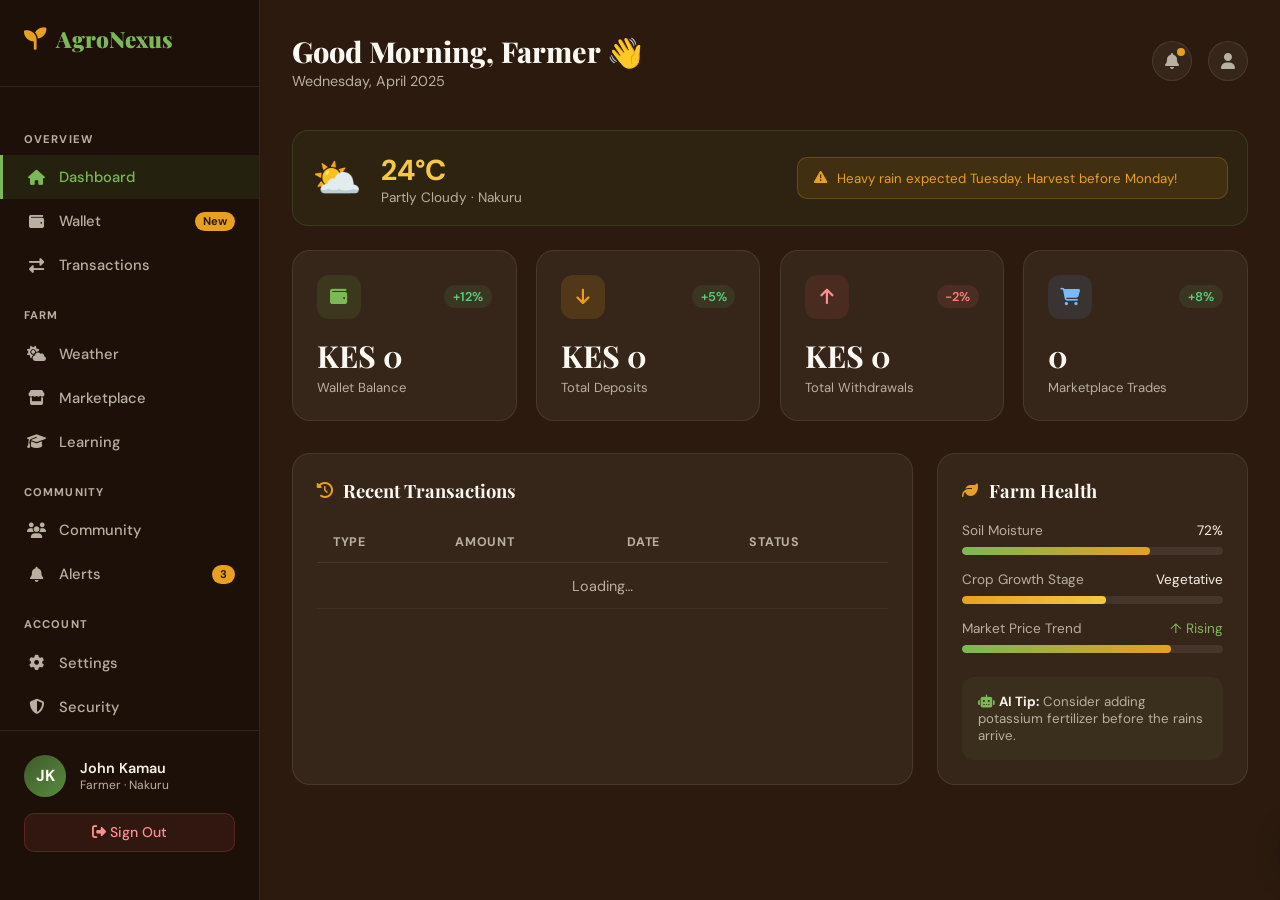
<file: user.html>
<!DOCTYPE html>
<html lang="en">
<head>
<meta charset="UTF-8"/>
<meta name="viewport" content="width=device-width, initial-scale=1.0"/>
<title>AgroNexus — My Dashboard</title>
<link href="https://fonts.googleapis.com/css2?family=Playfair+Display:wght@400;700;900&family=DM+Sans:wght@300;400;500;600&family=DM+Mono:wght@400;500&display=swap" rel="stylesheet"/>
<link rel="stylesheet" href="https://cdnjs.cloudflare.com/ajax/libs/font-awesome/6.5.0/css/all.min.css"/>
<style>
:root{
  --soil:#2C1A0E;--bark:#4A2C17;--moss:#3D5A2C;
  --leaf:#5A8C3D;--sprout:#7CB855;--harvest:#E8A020;
  --sun:#F5C842;--cream:#F7F2E8;--fog:#EAE4D6;
  --ash:#B8B0A0;--white:#FDFAF4;--danger:#e05252;
  --card:rgba(247,242,232,.05);--border:rgba(247,242,232,.09);
}
*{margin:0;padding:0;box-sizing:border-box;}
body{font-family:'DM Sans',sans-serif;background:var(--soil);color:var(--cream);min-height:100vh;display:flex;}

/* ─── SIDEBAR ─── */
.sidebar{
  width:260px;flex-shrink:0;
  background:rgba(0,0,0,.35);
  border-right:1px solid var(--border);
  display:flex;flex-direction:column;
  padding:1.5rem 0;
  position:fixed;top:0;left:0;bottom:0;z-index:200;
  transition:transform .3s;
}
.sb-logo{
  display:flex;align-items:center;gap:.65rem;
  font-family:'Playfair Display',serif;font-size:1.4rem;font-weight:900;
  color:var(--sprout);padding:0 1.5rem 2rem;border-bottom:1px solid var(--border);
}
.sb-logo i{color:var(--harvest);}
.sb-menu{flex:1;padding:1.5rem 0;overflow-y:auto;}
.sb-section{
  font-size:.7rem;font-weight:700;letter-spacing:.1em;
  text-transform:uppercase;color:var(--ash);
  padding:.3rem 1.5rem .6rem;margin-top:1rem;
}
.sb-item{
  display:flex;align-items:center;gap:.85rem;
  padding:.75rem 1.5rem;color:var(--ash);cursor:pointer;
  transition:background .2s,color .2s;font-size:.92rem;font-weight:500;
  border-left:3px solid transparent;
}
.sb-item:hover{background:rgba(92,163,61,.08);color:var(--cream);}
.sb-item.active{background:rgba(92,163,61,.12);color:var(--sprout);border-left-color:var(--sprout);}
.sb-item i{width:18px;text-align:center;font-size:.95rem;}
.sb-badge{
  margin-left:auto;background:var(--harvest);color:var(--soil);
  font-size:.7rem;font-weight:700;padding:.15rem .5rem;border-radius:20px;
}
.sb-bottom{padding:1.5rem;border-top:1px solid var(--border);}
.sb-user{
  display:flex;align-items:center;gap:.85rem;margin-bottom:1rem;
}
.sb-avatar{
  width:42px;height:42px;border-radius:50%;
  background:linear-gradient(135deg,var(--moss),var(--leaf));
  display:flex;align-items:center;justify-content:center;
  font-weight:700;font-size:1rem;color:var(--white);flex-shrink:0;
}
.sb-name{font-weight:600;font-size:.9rem;color:var(--cream);}
.sb-role{font-size:.75rem;color:var(--ash);}
.btn-logout{
  width:100%;padding:.6rem;background:rgba(220,80,80,.1);
  border:1px solid rgba(220,80,80,.25);color:#ff9090;
  border-radius:10px;cursor:pointer;font-family:'DM Sans',sans-serif;
  font-size:.88rem;font-weight:500;transition:background .25s;
}
.btn-logout:hover{background:rgba(220,80,80,.2);}

/* ─── MAIN ─── */
.main{margin-left:260px;flex:1;padding:2rem;min-height:100vh;}
.topbar{
  display:flex;align-items:center;justify-content:space-between;
  margin-bottom:2.5rem;
}
.page-title{
  font-family:'Playfair Display',serif;font-size:1.8rem;font-weight:800;color:var(--white);
}
.page-sub{color:var(--ash);font-size:.9rem;margin-top:.15rem;}
.topbar-right{display:flex;align-items:center;gap:1rem;}
.topbar-btn{
  width:40px;height:40px;border-radius:50%;background:var(--card);
  border:1px solid var(--border);display:flex;align-items:center;justify-content:center;
  color:var(--ash);cursor:pointer;transition:color .2s;position:relative;
}
.topbar-btn:hover{color:var(--sprout);}
.notif-dot{
  position:absolute;top:6px;right:6px;width:8px;height:8px;
  background:var(--harvest);border-radius:50%;
}

/* ─── PANELS ─── */
.panel{display:none;}
.panel.active{display:block;}

/* ─── STAT CARDS ─── */
.stats-row{display:grid;grid-template-columns:repeat(4,1fr);gap:1.2rem;margin-bottom:2rem;}
.stat-card{
  background:var(--card);border:1px solid var(--border);
  border-radius:18px;padding:1.5rem;
  transition:transform .25s,border-color .25s;
}
.stat-card:hover{transform:translateY(-3px);border-color:rgba(92,163,61,.25);}
.stat-card-top{display:flex;align-items:center;justify-content:space-between;margin-bottom:1rem;}
.stat-icon{
  width:44px;height:44px;border-radius:12px;
  display:flex;align-items:center;justify-content:center;font-size:1.1rem;
}
.stat-trend{font-size:.8rem;font-weight:600;padding:.2rem .55rem;border-radius:20px;}
.stat-trend.up{color:#5acc7a;background:rgba(90,204,122,.1);}
.stat-trend.down{color:#ff7b7b;background:rgba(255,123,123,.1);}
.stat-val{font-family:'Playfair Display',serif;font-size:1.9rem;font-weight:700;color:var(--white);}
.stat-lbl{color:var(--ash);font-size:.82rem;margin-top:.2rem;}

/* ─── CARD ─── */
.card{
  background:var(--card);border:1px solid var(--border);
  border-radius:18px;padding:1.5rem;margin-bottom:1.5rem;
}
.card-title{
  font-family:'Playfair Display',serif;font-size:1.15rem;font-weight:700;
  color:var(--white);margin-bottom:1.2rem;display:flex;align-items:center;gap:.65rem;
}
.card-title i{color:var(--harvest);font-size:1rem;}

/* ─── TABLE ─── */
.table-wrap{overflow-x:auto;}
table{width:100%;border-collapse:collapse;}
th{
  font-size:.78rem;font-weight:700;letter-spacing:.06em;text-transform:uppercase;
  color:var(--ash);padding:.75rem 1rem;text-align:left;
  border-bottom:1px solid var(--border);
}
td{
  padding:.85rem 1rem;font-size:.9rem;color:var(--cream);
  border-bottom:1px solid rgba(247,242,232,.05);
}
tr:hover td{background:rgba(247,242,232,.03);}
.badge{
  padding:.25rem .7rem;border-radius:20px;font-size:.75rem;font-weight:600;
}
.badge-green{background:rgba(92,163,61,.15);color:var(--sprout);}
.badge-amber{background:rgba(232,160,32,.15);color:var(--harvest);}
.badge-red{background:rgba(220,80,80,.12);color:#ff7b7b;}
.badge-blue{background:rgba(80,150,220,.12);color:#7bb8ff;}

/* ─── FORM ─── */
.form-row{display:grid;grid-template-columns:1fr 1fr;gap:1rem;margin-bottom:1rem;}
.fgroup{margin-bottom:1rem;}
.fgroup label{
  display:block;font-size:.78rem;font-weight:700;
  color:var(--ash);margin-bottom:.4rem;letter-spacing:.04em;text-transform:uppercase;
}
.fgroup input,.fgroup select,.fgroup textarea{
  width:100%;padding:.8rem 1rem;
  background:rgba(44,26,14,.6);border:1.5px solid var(--border);
  border-radius:12px;color:var(--white);
  font-family:'DM Sans',sans-serif;font-size:.92rem;outline:none;
  transition:border-color .25s;
}
.fgroup input:focus,.fgroup select:focus,.fgroup textarea:focus{
  border-color:var(--sprout);box-shadow:0 0 0 3px rgba(92,163,61,.12);
}
.fgroup input::placeholder{color:rgba(184,176,160,.4);}
.fgroup select option{background:var(--bark);}
.fgroup textarea{resize:vertical;min-height:90px;}
.btn-action{
  padding:.75rem 1.8rem;border:none;border-radius:12px;
  font-family:'DM Sans',sans-serif;font-size:.92rem;font-weight:600;
  cursor:pointer;transition:transform .2s,opacity .2s;display:inline-flex;align-items:center;gap:.5rem;
}
.btn-action:hover{transform:translateY(-1px);opacity:.92;}
.btn-green{background:linear-gradient(135deg,var(--sprout),var(--moss));color:var(--white);}
.btn-amber{background:linear-gradient(135deg,var(--harvest),#b87010);color:var(--soil);}
.btn-red{background:rgba(220,80,80,.15);color:#ff9090;border:1px solid rgba(220,80,80,.3)!important;}
.btn-full{width:100%;justify-content:center;}

/* ─── PROGRESS ─── */
.progress-bar{height:8px;background:rgba(247,242,232,.08);border-radius:50px;overflow:hidden;margin-top:.5rem;}
.progress-fill{height:100%;border-radius:50px;background:linear-gradient(90deg,var(--sprout),var(--harvest));}

/* ─── ALERT ─── */
.alert{
  padding:.9rem 1.1rem;border-radius:12px;font-size:.88rem;
  margin-bottom:1rem;display:none;
}
.alert.show{display:flex;align-items:center;gap:.65rem;}
.alert-success{background:rgba(92,163,61,.12);border:1px solid rgba(92,163,61,.3);color:var(--sprout);}
.alert-error{background:rgba(220,80,80,.12);border:1px solid rgba(220,80,80,.3);color:#ff7b7b;}
.alert-info{background:rgba(80,150,220,.1);border:1px solid rgba(80,150,220,.25);color:#7bb8ff;}

/* ─── WEATHER MINI ─── */
.weather-mini{
  display:flex;align-items:center;gap:1.2rem;
  padding:1.2rem;background:rgba(61,90,44,.15);
  border:1px solid rgba(92,163,61,.2);border-radius:16px;margin-bottom:1.5rem;
}
.weather-emoji{font-size:2.5rem;}
.weather-info{flex:1;}
.weather-temp-big{font-size:1.8rem;font-weight:700;color:var(--sun);}
.weather-detail{color:var(--ash);font-size:.85rem;}
.weather-alert-strip{
  background:rgba(232,160,32,.1);border:1px solid rgba(232,160,32,.25);
  border-radius:10px;padding:.7rem 1rem;font-size:.83rem;
  color:var(--harvest);display:flex;align-items:center;gap:.6rem;flex:1;
}

/* ─── TOAST ─── */
#toast{
  position:fixed;bottom:2rem;right:2rem;z-index:9999;
  background:var(--moss);color:var(--white);
  padding:1rem 1.5rem;border-radius:14px;font-size:.9rem;font-weight:500;
  box-shadow:0 8px 30px rgba(0,0,0,.3);
  transform:translateX(150%);transition:transform .4s cubic-bezier(.34,1.56,.64,1);
  display:flex;align-items:center;gap:.75rem;
}
#toast.show{transform:translateX(0);}
#toast.terror{background:#8b1a1a;}

/* ─── MOBILE TOGGLE ─── */
.menu-toggle{display:none;position:fixed;top:1rem;left:1rem;z-index:300;
  width:44px;height:44px;background:var(--moss);border-radius:12px;
  border:none;color:white;font-size:1.1rem;cursor:pointer;}

@media(max-width:900px){
  .sidebar{transform:translateX(-100%);}
  .sidebar.open{transform:translateX(0);}
  .main{margin-left:0;padding:1.5rem 1rem;}
  .stats-row{grid-template-columns:repeat(2,1fr);}
  .menu-toggle{display:flex;align-items:center;justify-content:center;}
  .topbar{margin-top:3.5rem;}
}
@media(max-width:540px){
  .stats-row{grid-template-columns:1fr;}
  .form-row{grid-template-columns:1fr;}
}
</style>
</head>
<body>

<button class="menu-toggle" onclick="toggleSidebar()"><i class="fas fa-bars"></i></button>
<div id="toast"><i class="fas fa-check-circle"></i><span id="toast-msg"></span></div>

<!-- SIDEBAR -->
<aside class="sidebar" id="sidebar">
  <div class="sb-logo"><i class="fas fa-seedling"></i> AgroNexus</div>
  <nav class="sb-menu">
    <div class="sb-section">Overview</div>
    <div class="sb-item active" onclick="nav('dashboard')"><i class="fas fa-home"></i> Dashboard</div>
    <div class="sb-item" onclick="nav('wallet')"><i class="fas fa-wallet"></i> Wallet <span class="sb-badge">New</span></div>
    <div class="sb-item" onclick="nav('transactions')"><i class="fas fa-exchange-alt"></i> Transactions</div>

    <div class="sb-section">Farm</div>
    <div class="sb-item" onclick="nav('weather')"><i class="fas fa-cloud-sun"></i> Weather</div>
    <div class="sb-item" onclick="nav('market')"><i class="fas fa-store"></i> Marketplace</div>
    <div class="sb-item" onclick="nav('learn')"><i class="fas fa-graduation-cap"></i> Learning</div>

    <div class="sb-section">Community</div>
    <div class="sb-item" onclick="nav('community')"><i class="fas fa-users"></i> Community</div>
    <div class="sb-item" onclick="nav('alerts')"><i class="fas fa-bell"></i> Alerts <span class="sb-badge">3</span></div>

    <div class="sb-section">Account</div>
    <div class="sb-item" onclick="nav('settings')"><i class="fas fa-cog"></i> Settings</div>
    <div class="sb-item" onclick="nav('security')"><i class="fas fa-shield-alt"></i> Security</div>
  </nav>
  <div class="sb-bottom">
    <div class="sb-user">
      <div class="sb-avatar" id="sb-av">JK</div>
      <div><div class="sb-name" id="sb-name">John Kamau</div><div class="sb-role">Farmer · Nakuru</div></div>
    </div>
    <button class="btn-logout" onclick="doLogout()"><i class="fas fa-sign-out-alt"></i> Sign Out</button>
  </div>
</aside>

<!-- MAIN CONTENT -->
<main class="main">

  <!-- ── DASHBOARD ── -->
  <div class="panel active" id="p-dashboard">
    <div class="topbar">
      <div><div class="page-title">Good Morning, <span id="greeting-name">Farmer</span> 👋</div>
      <div class="page-sub" id="greeting-date">Wednesday, April 2025</div></div>
      <div class="topbar-right">
        <div class="topbar-btn" onclick="nav('alerts')"><i class="fas fa-bell"></i><div class="notif-dot"></div></div>
        <div class="topbar-btn" onclick="nav('settings')"><i class="fas fa-user"></i></div>
      </div>
    </div>

    <!-- WEATHER MINI -->
    <div class="weather-mini">
      <div class="weather-emoji">⛅</div>
      <div class="weather-info">
        <div class="weather-temp-big" id="dash-temp">24°C</div>
        <div class="weather-detail">Partly Cloudy · Nakuru</div>
      </div>
      <div class="weather-alert-strip"><i class="fas fa-exclamation-triangle"></i>Heavy rain expected Tuesday. Harvest before Monday!</div>
    </div>

    <div class="stats-row">
      <div class="stat-card">
        <div class="stat-card-top">
          <div class="stat-icon" style="background:rgba(92,163,61,.15);color:var(--sprout)"><i class="fas fa-wallet"></i></div>
          <span class="stat-trend up">+12%</span>
        </div>
        <div class="stat-val" id="s-balance">KES 0</div>
        <div class="stat-lbl">Wallet Balance</div>
      </div>
      <div class="stat-card">
        <div class="stat-card-top">
          <div class="stat-icon" style="background:rgba(232,160,32,.15);color:var(--harvest)"><i class="fas fa-arrow-down"></i></div>
          <span class="stat-trend up">+5%</span>
        </div>
        <div class="stat-val" id="s-deposits">KES 0</div>
        <div class="stat-lbl">Total Deposits</div>
      </div>
      <div class="stat-card">
        <div class="stat-card-top">
          <div class="stat-icon" style="background:rgba(220,80,80,.12);color:#ff9090"><i class="fas fa-arrow-up"></i></div>
          <span class="stat-trend down">-2%</span>
        </div>
        <div class="stat-val" id="s-withdrawals">KES 0</div>
        <div class="stat-lbl">Total Withdrawals</div>
      </div>
      <div class="stat-card">
        <div class="stat-card-top">
          <div class="stat-icon" style="background:rgba(80,150,220,.12);color:#7bb8ff"><i class="fas fa-shopping-cart"></i></div>
          <span class="stat-trend up">+8%</span>
        </div>
        <div class="stat-val" id="s-trades">0</div>
        <div class="stat-lbl">Marketplace Trades</div>
      </div>
    </div>

    <div style="display:grid;grid-template-columns:2fr 1fr;gap:1.5rem;">
      <div class="card">
        <div class="card-title"><i class="fas fa-history"></i> Recent Transactions</div>
        <div class="table-wrap">
          <table>
            <thead><tr><th>Type</th><th>Amount</th><th>Date</th><th>Status</th></tr></thead>
            <tbody id="dash-tx-body"><tr><td colspan="4" style="color:var(--ash);text-align:center;">Loading…</td></tr></tbody>
          </table>
        </div>
      </div>
      <div class="card">
        <div class="card-title"><i class="fas fa-leaf"></i> Farm Health</div>
        <div style="margin-bottom:1rem;">
          <div style="display:flex;justify-content:space-between;font-size:.85rem;color:var(--ash);margin-bottom:.3rem;"><span>Soil Moisture</span><span style="color:var(--cream);">72%</span></div>
          <div class="progress-bar"><div class="progress-fill" style="width:72%"></div></div>
        </div>
        <div style="margin-bottom:1rem;">
          <div style="display:flex;justify-content:space-between;font-size:.85rem;color:var(--ash);margin-bottom:.3rem;"><span>Crop Growth Stage</span><span style="color:var(--cream);">Vegetative</span></div>
          <div class="progress-bar"><div class="progress-fill" style="width:55%;background:linear-gradient(90deg,var(--harvest),var(--sun))"></div></div>
        </div>
        <div>
          <div style="display:flex;justify-content:space-between;font-size:.85rem;color:var(--ash);margin-bottom:.3rem;"><span>Market Price Trend</span><span style="color:var(--sprout);">↑ Rising</span></div>
          <div class="progress-bar"><div class="progress-fill" style="width:80%"></div></div>
        </div>
        <div style="margin-top:1.5rem;padding:1rem;background:rgba(92,163,61,.08);border-radius:12px;font-size:.83rem;color:var(--ash);">
          <i class="fas fa-robot" style="color:var(--sprout)"></i> <strong style="color:var(--cream);">AI Tip:</strong> Consider adding potassium fertilizer before the rains arrive.
        </div>
      </div>
    </div>
  </div>

  <!-- ── WALLET ── -->
  <div class="panel" id="p-wallet">
    <div class="topbar">
      <div><div class="page-title">My Wallet</div><div class="page-sub">Deposit, Withdraw & Manage Funds</div></div>
    </div>
    <div style="display:grid;grid-template-columns:1fr 1fr;gap:1.5rem;">
      <!-- DEPOSIT -->
      <div class="card">
        <div class="card-title"><i class="fas fa-arrow-down"></i> Deposit Funds</div>
        <div class="alert alert-info" id="dep-alert"><i class="fas fa-info-circle"></i><span></span></div>
        <div class="fgroup">
          <label>Amount (KES)</label>
          <input type="number" id="dep-amount" placeholder="e.g. 5000" min="50" max="1000000"/>
        </div>
        <div class="fgroup">
          <label>Payment Method</label>
          <select id="dep-method">
            <option value="">Select method…</option>
            <option value="mpesa">M-Pesa</option>
            <option value="bank">Bank Transfer</option>
            <option value="card">Visa / Mastercard</option>
            <option value="airtel">Airtel Money</option>
          </select>
        </div>
        <div class="fgroup" id="dep-phone-group" style="display:none;">
          <label>M-Pesa Phone</label>
          <input type="tel" id="dep-phone" placeholder="+254712345678"/>
        </div>
        <div class="fgroup">
          <label>Reference / Note (optional)</label>
          <input type="text" id="dep-ref" placeholder="e.g. Seed money"/>
        </div>
        <button class="btn-action btn-green btn-full" onclick="doDeposit()">
          <i class="fas fa-plus-circle"></i> Deposit Now
        </button>
      </div>

      <!-- WITHDRAW -->
      <div class="card">
        <div class="card-title"><i class="fas fa-arrow-up"></i> Withdraw Funds</div>
        <div class="alert alert-info" id="wd-alert"><i class="fas fa-info-circle"></i><span></span></div>
        <div class="fgroup">
          <label>Amount (KES)</label>
          <input type="number" id="wd-amount" placeholder="e.g. 2000" min="100"/>
        </div>
        <div class="fgroup">
          <label>Destination</label>
          <select id="wd-dest">
            <option value="">Select destination…</option>
            <option value="mpesa">M-Pesa</option>
            <option value="bank">Bank Account</option>
            <option value="airtel">Airtel Money</option>
          </select>
        </div>
        <div class="fgroup">
          <label>Account Number / Phone</label>
          <input type="text" id="wd-account" placeholder="+254712345678 or Account No."/>
        </div>
        <div class="fgroup">
          <label>Current Password (for verification)</label>
          <input type="password" id="wd-pass" placeholder="Your login password"/>
        </div>
        <button class="btn-action btn-amber btn-full" onclick="doWithdraw()">
          <i class="fas fa-paper-plane"></i> Request Withdrawal
        </button>
      </div>
    </div>

    <!-- BALANCE CARD -->
    <div class="card" style="background:linear-gradient(135deg,rgba(61,90,44,.3),rgba(44,26,14,.6));border-color:rgba(92,163,61,.25);">
      <div style="display:flex;justify-content:space-between;align-items:center;flex-wrap:wrap;gap:1rem;">
        <div>
          <div style="color:var(--ash);font-size:.85rem;margin-bottom:.3rem;">Available Balance</div>
          <div style="font-family:'Playfair Display',serif;font-size:2.8rem;font-weight:900;color:var(--sun);" id="w-balance">KES 0.00</div>
        </div>
        <div style="text-align:right;">
          <div style="color:var(--ash);font-size:.8rem;">Account Status</div>
          <span class="badge badge-green" style="font-size:.85rem;"><i class="fas fa-check-circle"></i> Verified</span>
        </div>
      </div>
    </div>
  </div>

  <!-- ── TRANSACTIONS ── -->
  <div class="panel" id="p-transactions">
    <div class="topbar">
      <div><div class="page-title">Transaction History</div><div class="page-sub">All your financial activity</div></div>
    </div>
    <div class="card">
      <div style="display:flex;gap:1rem;margin-bottom:1.2rem;flex-wrap:wrap;">
        <select id="tx-filter" onchange="loadTransactions()" style="padding:.55rem 1rem;background:rgba(44,26,14,.6);border:1px solid var(--border);border-radius:10px;color:var(--cream);font-family:'DM Sans',sans-serif;">
          <option value="all">All Types</option>
          <option value="deposit">Deposits</option>
          <option value="withdrawal">Withdrawals</option>
          <option value="purchase">Purchases</option>
        </select>
        <input type="month" id="tx-month" style="padding:.55rem 1rem;background:rgba(44,26,14,.6);border:1px solid var(--border);border-radius:10px;color:var(--cream);font-family:'DM Sans',sans-serif;" onchange="loadTransactions()"/>
      </div>
      <div class="table-wrap">
        <table>
          <thead><tr><th>Date</th><th>Type</th><th>Description</th><th>Amount</th><th>Balance After</th><th>Status</th></tr></thead>
          <tbody id="tx-body"><tr><td colspan="6" style="color:var(--ash);text-align:center;padding:2rem;">Loading transactions…</td></tr></tbody>
        </table>
      </div>
    </div>
  </div>

  <!-- ── WEATHER ── -->
  <div class="panel" id="p-weather">
    <div class="topbar">
      <div><div class="page-title">Weather Intelligence</div><div class="page-sub">Farm-specific forecasts & alerts</div></div>
    </div>
    <div style="display:grid;grid-template-columns:1fr 2fr;gap:1.5rem;">
      <div class="card" style="text-align:center;">
        <div style="font-size:4rem;margin-bottom:.5rem;" id="w-icon">⛅</div>
        <div style="font-family:'Playfair Display',serif;font-size:3.5rem;font-weight:900;color:var(--sun);" id="w-temp">24°C</div>
        <div style="color:var(--cream);font-size:1rem;margin:.3rem 0;" id="w-desc">Partly Cloudy</div>
        <div style="color:var(--ash);font-size:.88rem;" id="w-loc"><i class="fas fa-map-marker-alt"></i> Nakuru, Kenya</div>
        <hr style="border-color:var(--border);margin:1.2rem 0;"/>
        <div style="display:flex;justify-content:space-between;font-size:.85rem;margin-bottom:.5rem;"><span style="color:var(--ash)"><i class="fas fa-tint"></i> Humidity</span><span style="color:var(--white)" id="w-hum">72%</span></div>
        <div style="display:flex;justify-content:space-between;font-size:.85rem;margin-bottom:.5rem;"><span style="color:var(--ash)"><i class="fas fa-wind"></i> Wind</span><span style="color:var(--white)" id="w-wind">12 km/h</span></div>
        <div style="display:flex;justify-content:space-between;font-size:.85rem;"><span style="color:var(--ash)"><i class="fas fa-thermometer-half"></i> Feels Like</span><span style="color:var(--white)" id="w-feels">22°C</span></div>
      </div>
      <div>
        <div class="card">
          <div class="card-title"><i class="fas fa-calendar-week"></i> 7-Day Forecast</div>
          <div id="forecast-list" style="display:grid;grid-template-columns:repeat(7,1fr);gap:.75rem;"></div>
        </div>
        <div class="card" style="background:rgba(232,160,32,.06);border-color:rgba(232,160,32,.2);">
          <div class="card-title"><i class="fas fa-bell"></i> Active Weather Alerts</div>
          <div id="weather-alerts"></div>
        </div>
      </div>
    </div>
  </div>

  <!-- ── MARKET ── -->
  <div class="panel" id="p-market">
    <div class="topbar">
      <div><div class="page-title">Marketplace</div><div class="page-sub">Buy & Sell Agricultural Products</div></div>
    </div>
    <div class="card">
      <div style="display:flex;gap:1rem;margin-bottom:1.5rem;flex-wrap:wrap;">
        <input type="text" id="market-search" placeholder="Search crops, equipment…" style="flex:1;padding:.65rem 1rem;background:rgba(44,26,14,.6);border:1px solid var(--border);border-radius:10px;color:var(--cream);font-family:'DM Sans',sans-serif;"/>
        <select id="market-cat" style="padding:.65rem 1rem;background:rgba(44,26,14,.6);border:1px solid var(--border);border-radius:10px;color:var(--cream);font-family:'DM Sans',sans-serif;">
          <option>All Categories</option><option>Crops</option><option>Livestock</option><option>Equipment</option><option>Services</option>
        </select>
        <button class="btn-action btn-green" onclick="postListing()"><i class="fas fa-plus"></i> Post Listing</button>
      </div>
      <div id="market-grid" style="display:grid;grid-template-columns:repeat(auto-fill,minmax(200px,1fr));gap:1rem;"></div>
    </div>
  </div>

  <!-- ── LEARN ── -->
  <div class="panel" id="p-learn">
    <div class="topbar">
      <div><div class="page-title">Learning Academy</div><div class="page-sub">Courses, tutorials & certifications</div></div>
    </div>
    <div style="display:grid;grid-template-columns:repeat(auto-fill,minmax(280px,1fr));gap:1.2rem;" id="courses-grid"></div>
  </div>

  <!-- ── COMMUNITY ── -->
  <div class="panel" id="p-community">
    <div class="topbar">
      <div><div class="page-title">Farmer Community</div><div class="page-sub">Connect, share, collaborate</div></div>
    </div>
    <div style="display:grid;grid-template-columns:2fr 1fr;gap:1.5rem;">
      <div class="card">
        <div class="card-title"><i class="fas fa-comments"></i> Discussion Forum</div>
        <div style="margin-bottom:1rem;">
          <input type="text" id="new-post" placeholder="Share a tip, ask a question…" style="width:100%;padding:.8rem 1rem;background:rgba(44,26,14,.6);border:1px solid var(--border);border-radius:12px;color:var(--cream);font-family:'DM Sans',sans-serif;"/>
          <button class="btn-action btn-green" style="margin-top:.7rem;" onclick="postForum()"><i class="fas fa-paper-plane"></i> Post</button>
        </div>
        <div id="forum-list"></div>
      </div>
      <div>
        <div class="card">
          <div class="card-title"><i class="fas fa-users"></i> My Groups</div>
          <div id="groups-list"></div>
        </div>
      </div>
    </div>
  </div>

  <!-- ── ALERTS ── -->
  <div class="panel" id="p-alerts">
    <div class="topbar">
      <div><div class="page-title">Alerts & Notifications</div><div class="page-sub">Stay informed, stay ahead</div></div>
    </div>
    <div class="card" id="alerts-list"></div>
  </div>

  <!-- ── SETTINGS ── -->
  <div class="panel" id="p-settings">
    <div class="topbar">
      <div><div class="page-title">Account Settings</div><div class="page-sub">Update your profile & preferences</div></div>
    </div>
    <div style="display:grid;grid-template-columns:1fr 1fr;gap:1.5rem;">
      <div class="card">
        <div class="card-title"><i class="fas fa-user-edit"></i> Update Profile</div>
        <div class="alert" id="profile-alert"><i class="fas fa-check-circle"></i><span></span></div>
        <div class="fgroup"><label>Full Name</label><input type="text" id="set-name" placeholder="Your full name"/></div>
        <div class="fgroup"><label>Email Address</label><input type="email" id="set-email" placeholder="your@email.com"/></div>
        <div class="fgroup"><label>Phone Number</label><input type="tel" id="set-phone" placeholder="+254 7xx xxx xxx"/></div>
        <div class="fgroup"><label>Farm Location / County</label><input type="text" id="set-location" placeholder="e.g. Nakuru, Kenya"/></div>
        <div class="fgroup"><label>Current Password (required)</label><input type="password" id="set-curr-pass" placeholder="Verify your identity"/></div>
        <button class="btn-action btn-green" onclick="updateProfile()"><i class="fas fa-save"></i> Save Changes</button>
      </div>

      <div class="card">
        <div class="card-title"><i class="fas fa-lock"></i> Change Password</div>
        <div class="alert" id="pw-alert"><i class="fas fa-check-circle"></i><span></span></div>
        <div class="fgroup"><label>Current Password</label><input type="password" id="pw-curr" placeholder="Your current password"/></div>
        <div class="fgroup"><label>New Password</label><input type="password" id="pw-new" placeholder="Min 8 chars, strong"/></div>
        <div class="fgroup"><label>Confirm New Password</label><input type="password" id="pw-conf" placeholder="Repeat new password"/></div>
        <div style="background:rgba(247,242,232,.04);border:1px solid var(--border);border-radius:12px;padding:1rem;margin-bottom:1rem;font-size:.82rem;color:var(--ash);">
          <div id="pw-str" style="margin-bottom:.3rem;font-weight:600;"></div>
          ✓ At least 8 characters &nbsp; ✓ Uppercase + lowercase &nbsp; ✓ Number &nbsp; ✓ Special character
        </div>
        <button class="btn-action btn-amber" onclick="changePassword()"><i class="fas fa-key"></i> Update Password</button>
      </div>
    </div>
  </div>

  <!-- ── SECURITY ── -->
  <div class="panel" id="p-security">
    <div class="topbar">
      <div><div class="page-title">Security Center</div><div class="page-sub">Protect your account</div></div>
    </div>
    <div style="display:grid;grid-template-columns:1fr 1fr;gap:1.5rem;">
      <div class="card">
        <div class="card-title"><i class="fas fa-shield-alt"></i> Security Overview</div>
        <div id="security-items"></div>
      </div>
      <div class="card">
        <div class="card-title"><i class="fas fa-history"></i> Login History</div>
        <div id="login-history"></div>
      </div>
    </div>
  </div>

</main>

<script>
/* ─── CONFIG ─── */
const API='https://your-vercel-app.vercel.app/api';

/* ─── AUTH GUARD ─── */
// Token is stored only in memory (set by index.html after login)
// If user refreshes, we re-check via silent refresh endpoint
let _token = window._authToken || null;
let _user  = null;

async function init(){
  // Try silent token refresh (httpOnly cookie carries refresh token)
  if(!_token){
    try{
      const res=await fetch(`${API}/auth/refresh`,{method:'POST',credentials:'include'});
      if(!res.ok){ window.location.href='index.html'; return; }
      const d=await res.json();
      if(d.user.role==='admin'){ window.location.href='admin.html'; return; }
      _token=d.accessToken; _user=d.user;
    }catch(){ window.location.href='index.html'; return; }
  }
  if(!_user){ try{ const r=await authFetch('/users/me'); _user=await r.json(); }catch(){} }
  populateUI();
  loadDashboard();
}

function authFetch(path,opts={}){
  return fetch(API+path,{
    ...opts,
    credentials:'include',
    headers:{
      'Content-Type':'application/json',
      'Authorization':`Bearer ${_token}`,
      ...(opts.headers||{})
    }
  });
}

/* ─── POPULATE ─── */
function populateUI(){
  if(!_user)return;
  const n=_user.name||'Farmer';
  document.getElementById('greeting-name').textContent=n.split(' ')[0];
  document.getElementById('sb-name').textContent=n;
  document.getElementById('sb-av').textContent=n.split(' ').map(w=>w[0]).join('').slice(0,2).toUpperCase();
  document.getElementById('greeting-date').textContent=new Date().toLocaleDateString('en-KE',{weekday:'long',year:'numeric',month:'long',day:'numeric'});
  // Pre-fill settings
  document.getElementById('set-name').value=_user.name||'';
  document.getElementById('set-email').value=_user.email||'';
  document.getElementById('set-phone').value=_user.phone||'';
  document.getElementById('set-location').value=_user.location||'';
}

/* ─── NAV ─── */
function nav(page){
  document.querySelectorAll('.panel').forEach(p=>p.classList.remove('active'));
  document.querySelectorAll('.sb-item').forEach(i=>i.classList.remove('active'));
  document.getElementById('p-'+page).classList.add('active');
  const items=document.querySelectorAll('.sb-item');
  items.forEach(i=>{ if(i.getAttribute('onclick')===`nav('${page}')`) i.classList.add('active'); });
  if(page==='wallet')loadWallet();
  if(page==='transactions')loadTransactions();
  if(page==='weather')loadWeather();
  if(page==='market')loadMarket();
  if(page==='learn')loadCourses();
  if(page==='community')loadCommunity();
  if(page==='alerts')loadAlerts();
  if(page==='security')loadSecurity();
  if(window.innerWidth<900)document.getElementById('sidebar').classList.remove('open');
}

function toggleSidebar(){ document.getElementById('sidebar').classList.toggle('open'); }

/* ─── TOAST ─── */
function toast(msg,type='success'){
  const t=document.getElementById('toast');
  t.className=(type==='error'?'terror':'');
  document.getElementById('toast-msg').textContent=msg;
  t.classList.add('show');
  setTimeout(()=>t.classList.remove('show'),3500);
}
function showAlert(id,msg,type='success'){
  const el=document.getElementById(id);
  el.querySelector('span').textContent=msg;
  el.className=`alert alert-${type} show`;
  setTimeout(()=>el.classList.remove('show'),5000);
}

/* ─── DASHBOARD ─── */
async function loadDashboard(){
  try{
    const r=await authFetch('/users/stats');
    if(!r.ok)return;
    const d=await r.json();
    document.getElementById('s-balance').textContent=`KES ${(d.balance||0).toLocaleString()}`;
    document.getElementById('s-deposits').textContent=`KES ${(d.totalDeposits||0).toLocaleString()}`;
    document.getElementById('s-withdrawals').textContent=`KES ${(d.totalWithdrawals||0).toLocaleString()}`;
    document.getElementById('s-trades').textContent=d.trades||0;
    document.getElementById('w-balance').textContent=`KES ${(d.balance||0).toLocaleString('en-KE',{minimumFractionDigits:2})}`;

    // Recent transactions
    const txs=d.recentTransactions||[];
    const tbody=document.getElementById('dash-tx-body');
    if(txs.length===0){ tbody.innerHTML='<tr><td colspan="4" style="color:var(--ash);text-align:center;">No transactions yet</td></tr>'; return; }
    tbody.innerHTML=txs.slice(0,5).map(t=>`
      <tr>
        <td><span class="badge ${t.type==='deposit'?'badge-green':t.type==='withdrawal'?'badge-red':'badge-blue'}">${t.type}</span></td>
        <td style="font-weight:600;color:${t.type==='deposit'?'var(--sprout)':'#ff9090'}">${t.type==='deposit'?'+':'-'}KES ${t.amount.toLocaleString()}</td>
        <td style="color:var(--ash);font-size:.82rem;">${new Date(t.createdAt).toLocaleDateString()}</td>
        <td><span class="badge ${t.status==='completed'?'badge-green':t.status==='pending'?'badge-amber':'badge-red'}">${t.status}</span></td>
      </tr>`).join('');
  }catch(e){console.error(e);}
}

/* ─── WALLET ─── */
async function loadWallet(){
  try{
    const r=await authFetch('/users/stats');
    if(r.ok){ const d=await r.json(); document.getElementById('w-balance').textContent=`KES ${(d.balance||0).toLocaleString('en-KE',{minimumFractionDigits:2})}`; }
  }catch{}
}

document.getElementById('dep-method').addEventListener('change',function(){
  document.getElementById('dep-phone-group').style.display=this.value==='mpesa'?'block':'none';
});

async function doDeposit(){
  const amount=parseFloat(document.getElementById('dep-amount').value);
  const method=document.getElementById('dep-method').value;
  const ref=document.getElementById('dep-ref').value.trim();
  if(!amount||amount<50){ showAlert('dep-alert','Minimum deposit is KES 50','error'); return; }
  if(!method){ showAlert('dep-alert','Please select a payment method','error'); return; }
  if(method==='mpesa'){
    const phone=document.getElementById('dep-phone').value.trim();
    if(!/^\+254\d{9}$/.test(phone)){ showAlert('dep-alert','Enter valid M-Pesa number: +254XXXXXXXXX','error'); return; }
  }
  try{
    const res=await authFetch('/transactions/deposit',{
      method:'POST',
      body:JSON.stringify({amount,method,reference:ref||undefined})
    });
    const d=await res.json();
    if(!res.ok)throw new Error(d.message);
    showAlert('dep-alert',`Deposit of KES ${amount.toLocaleString()} initiated! Check your phone for M-Pesa prompt.`,'success');
    toast(`KES ${amount.toLocaleString()} deposit initiated 🌱`);
    loadWallet();
  }catch(e){ showAlert('dep-alert',e.message,'error'); }
}

async function doWithdraw(){
  const amount=parseFloat(document.getElementById('wd-amount').value);
  const dest=document.getElementById('wd-dest').value;
  const account=document.getElementById('wd-account').value.trim();
  const pass=document.getElementById('wd-pass').value;
  if(!amount||amount<100){ showAlert('wd-alert','Minimum withdrawal is KES 100','error'); return; }
  if(!dest||!account){ showAlert('wd-alert','Fill in destination and account number','error'); return; }
  if(!pass){ showAlert('wd-alert','Password required for withdrawals','error'); return; }
  try{
    const res=await authFetch('/transactions/withdraw',{
      method:'POST',
      body:JSON.stringify({amount,destination:dest,accountNumber:account,password:pass})
    });
    const d=await res.json();
    if(!res.ok)throw new Error(d.message);
    showAlert('wd-alert',`Withdrawal of KES ${amount.toLocaleString()} submitted for processing.`,'success');
    toast(`Withdrawal of KES ${amount.toLocaleString()} requested`);
    loadWallet();
  }catch(e){ showAlert('wd-alert',e.message,'error'); }
}

/* ─── TRANSACTIONS ─── */
async function loadTransactions(){
  const filter=document.getElementById('tx-filter').value;
  const month=document.getElementById('tx-month').value;
  const tbody=document.getElementById('tx-body');
  tbody.innerHTML='<tr><td colspan="6" style="color:var(--ash);text-align:center;">Loading…</td></tr>';
  try{
    const params=new URLSearchParams();
    if(filter!=='all')params.set('type',filter);
    if(month)params.set('month',month);
    const res=await authFetch(`/transactions?${params}`);
    const d=await res.json();
    const txs=d.transactions||[];
    if(txs.length===0){ tbody.innerHTML='<tr><td colspan="6" style="color:var(--ash);text-align:center;padding:2rem;">No transactions found</td></tr>'; return; }
    tbody.innerHTML=txs.map(t=>`
      <tr>
        <td style="font-size:.82rem;color:var(--ash);">${new Date(t.createdAt).toLocaleString('en-KE')}</td>
        <td><span class="badge ${t.type==='deposit'?'badge-green':t.type==='withdrawal'?'badge-red':'badge-blue'}">${t.type}</span></td>
        <td style="color:var(--cream);font-size:.88rem;">${t.description||t.reference||'—'}</td>
        <td style="font-weight:700;color:${t.type==='deposit'?'var(--sprout)':'#ff9090'}">${t.type==='deposit'?'+':'-'}KES ${t.amount.toLocaleString()}</td>
        <td style="font-family:'DM Mono',monospace;font-size:.82rem;">KES ${(t.balanceAfter||0).toLocaleString()}</td>
        <td><span class="badge ${t.status==='completed'?'badge-green':t.status==='pending'?'badge-amber':'badge-red'}">${t.status}</span></td>
      </tr>`).join('');
  }catch(e){ tbody.innerHTML=`<tr><td colspan="6" style="color:#ff7b7b;text-align:center;">${e.message}</td></tr>`; }
}

/* ─── WEATHER ─── */
async function loadWeather(){
  try{
    const res=await authFetch('/weather');
    if(!res.ok)return;
    const d=await res.json();
    document.getElementById('w-temp').textContent=`${d.temp||24}°C`;
    document.getElementById('w-desc').textContent=d.description||'Partly Cloudy';
    document.getElementById('w-hum').textContent=`${d.humidity||72}%`;
    document.getElementById('w-wind').textContent=`${d.wind||12} km/h`;
    document.getElementById('w-feels').textContent=`${d.feelsLike||22}°C`;
    document.getElementById('dash-temp').textContent=`${d.temp||24}°C`;

    const icons=['☀️','🌤️','⛅','🌥️','🌧️','⛈️','🌩️'];
    const forecast=d.forecast||[{day:'Mon',high:27,low:18,icon:'☀️'},{day:'Tue',high:20,low:15,icon:'🌧️'},{day:'Wed',high:23,low:17,icon:'⛅'},{day:'Thu',high:25,low:18,icon:'🌤️'},{day:'Fri',high:22,low:16,icon:'🌦️'},{day:'Sat',high:24,low:17,icon:'🌤️'},{day:'Sun',high:26,low:19,icon:'☀️'}];
    document.getElementById('forecast-list').innerHTML=forecast.map(f=>`
      <div style="background:var(--card);border:1px solid var(--border);border-radius:12px;padding:.85rem;text-align:center;">
        <div style="font-size:.75rem;font-weight:700;color:var(--ash);text-transform:uppercase;">${f.day}</div>
        <div style="font-size:1.6rem;margin:.4rem 0;">${f.icon}</div>
        <div style="font-size:.88rem;font-weight:600;color:var(--white);">${f.high}°</div>
        <div style="font-size:.78rem;color:var(--ash);">${f.low}°</div>
      </div>`).join('');

    const alerts=d.alerts||[{level:'warning',message:'Heavy rainfall Tuesday. Harvest ripe crops by Monday.'}];
    document.getElementById('weather-alerts').innerHTML=alerts.map(a=>`
      <div style="padding:.85rem;background:rgba(232,160,32,.08);border:1px solid rgba(232,160,32,.2);border-radius:12px;margin-bottom:.75rem;font-size:.88rem;color:var(--cream);display:flex;gap:.6rem;align-items:flex-start;">
        <i class="fas fa-exclamation-triangle" style="color:var(--harvest);margin-top:.1rem;flex-shrink:0;"></i>${a.message}
      </div>`).join('')||'<div style="color:var(--ash);font-size:.88rem;">No active alerts. All clear! ✅</div>';
  }catch{}
}

/* ─── MARKET ─── */
function loadMarket(){
  const products=[
    {emoji:'🌽',name:'Premium Maize',price:'KES 28,500',unit:'1 Tonne',seller:'J. Kamau · Nakuru'},
    {emoji:'🍅',name:'Organic Tomatoes',price:'KES 3,200',unit:'50 kg box',seller:'A. Mwangi · Kirinyaga'},
    {emoji:'🐄',name:'Friesian Heifer',price:'KES 75,000',unit:'Per head',seller:'P. Odhiambo · Eldoret'},
    {emoji:'🫘',name:'Coffee Beans AA',price:'KES 18,000',unit:'50 kg',seller:'M. Kamande · Murang\'a'},
    {emoji:'🚜',name:'Tractor Hire',price:'KES 4,500',unit:'Per day',seller:'T. Ndiritu · Nakuru'},
    {emoji:'🌻',name:'Sunflower Seeds',price:'KES 2,100',unit:'25 kg bag',seller:'F. Wangui · Kitale'},
  ];
  document.getElementById('market-grid').innerHTML=products.map(p=>`
    <div style="background:var(--card);border:1px solid var(--border);border-radius:16px;overflow:hidden;transition:transform .25s;" onmouseover="this.style.transform='translateY(-4px)'" onmouseout="this.style.transform='none'">
      <div style="height:110px;display:flex;align-items:center;justify-content:center;font-size:3rem;background:rgba(61,90,44,.2);">${p.emoji}</div>
      <div style="padding:1rem;">
        <div style="font-weight:600;color:var(--white);margin-bottom:.2rem;font-size:.92rem;">${p.name}</div>
        <div style="color:var(--harvest);font-weight:700;font-size:1.05rem;">${p.price}</div>
        <div style="color:var(--ash);font-size:.78rem;margin:.2rem 0;">${p.unit}</div>
        <div style="color:var(--ash);font-size:.78rem;"><i class="fas fa-check-circle" style="color:var(--sprout)"></i> ${p.seller}</div>
        <button class="btn-action btn-green" style="width:100%;margin-top:.75rem;padding:.55rem;" onclick="toast('Contact seller to purchase — sign in required')"><i class="fas fa-shopping-cart"></i> Buy</button>
      </div>
    </div>`).join('');
}

function postListing(){ toast('Post a listing — feature in your dashboard'); }

/* ─── COURSES ─── */
function loadCourses(){
  const courses=[
    {icon:'🌱',title:'Modern Soil Management',level:'Beginner',duration:'3 hrs',progress:60},
    {icon:'💧',title:'Smart Irrigation Systems',level:'Intermediate',duration:'5 hrs',progress:30},
    {icon:'🐝',title:'Pollinator-Friendly Farming',level:'Beginner',duration:'2 hrs',progress:0},
    {icon:'📊',title:'Agribusiness Finance',level:'Advanced',duration:'8 hrs',progress:15},
    {icon:'🌍',title:'Climate-Smart Agriculture',level:'Intermediate',duration:'6 hrs',progress:80},
    {icon:'🦠',title:'Crop Disease Management',level:'Advanced',duration:'4 hrs',progress:0},
  ];
  document.getElementById('courses-grid').innerHTML=courses.map(c=>`
    <div style="background:var(--card);border:1px solid var(--border);border-radius:18px;padding:1.5rem;">
      <div style="font-size:2.5rem;margin-bottom:1rem;">${c.icon}</div>
      <div style="font-weight:700;color:var(--white);font-family:'Playfair Display',serif;margin-bottom:.4rem;">${c.title}</div>
      <div style="display:flex;gap:.5rem;margin-bottom:1rem;">
        <span class="badge badge-green">${c.level}</span>
        <span class="badge badge-blue"><i class="fas fa-clock"></i> ${c.duration}</span>
      </div>
      ${c.progress>0?`<div style="margin-bottom:.5rem;font-size:.8rem;color:var(--ash);">Progress: ${c.progress}%</div><div class="progress-bar"><div class="progress-fill" style="width:${c.progress}%"></div></div>`:''}
      <button class="btn-action btn-amber" style="width:100%;margin-top:1rem;padding:.6rem;" onclick="toast('Opening course: ${c.title}')">
        <i class="fas fa-${c.progress>0?'play':'book'}"></i> ${c.progress>0?'Continue':'Start Course'}
      </button>
    </div>`).join('');
}

/* ─── COMMUNITY ─── */
function loadCommunity(){
  const posts=[
    {avatar:'JK',name:'John Kamau',time:'2 hrs ago',text:'Anyone tried the new drought-resistant maize KH600? Got great results in Nakuru!',likes:24},
    {avatar:'AM',name:'Amina Mwangi',time:'5 hrs ago',text:'Sharing my experience with drip irrigation — cut water usage by 40% this season 💧',likes:41},
    {avatar:'PO',name:'Peter Otieno',time:'1 day ago',text:'Government subsidy applications open until March 30. Don\'t miss out farmers!',likes:89},
  ];
  document.getElementById('forum-list').innerHTML=posts.map(p=>`
    <div style="padding:1rem;background:rgba(247,242,232,.03);border:1px solid var(--border);border-radius:14px;margin-bottom:.75rem;">
      <div style="display:flex;gap:.75rem;align-items:flex-start;">
        <div style="width:38px;height:38px;border-radius:50%;background:linear-gradient(135deg,var(--moss),var(--leaf));display:flex;align-items:center;justify-content:center;font-weight:700;font-size:.85rem;flex-shrink:0;">${p.avatar}</div>
        <div style="flex:1;">
          <div style="display:flex;justify-content:space-between;margin-bottom:.3rem;"><strong style="font-size:.9rem;color:var(--white);">${p.name}</strong><span style="font-size:.75rem;color:var(--ash);">${p.time}</span></div>
          <div style="font-size:.88rem;color:var(--cream);line-height:1.5;">${p.text}</div>
          <div style="margin-top:.7rem;display:flex;gap:1rem;">
            <button onclick="toast('Liked!')" style="background:none;border:none;color:var(--ash);cursor:pointer;font-size:.82rem;"><i class="fas fa-heart"></i> ${p.likes}</button>
            <button onclick="toast('Reply feature coming soon')" style="background:none;border:none;color:var(--ash);cursor:pointer;font-size:.82rem;"><i class="fas fa-reply"></i> Reply</button>
          </div>
        </div>
      </div>
    </div>`).join('');

  const groups=['🌽 Maize Farmers Kenya','🐄 Dairy Cooperative','🌿 Organic Growers','🌍 Climate-Smart Network'];
  document.getElementById('groups-list').innerHTML=groups.map(g=>`
    <div style="padding:.8rem 1rem;background:rgba(247,242,232,.03);border:1px solid var(--border);border-radius:12px;margin-bottom:.6rem;display:flex;justify-content:space-between;align-items:center;font-size:.88rem;color:var(--cream);">
      ${g}
      <button onclick="toast('Joined group!')" style="background:rgba(92,163,61,.15);border:1px solid rgba(92,163,61,.3);color:var(--sprout);padding:.25rem .7rem;border-radius:20px;cursor:pointer;font-size:.75rem;font-family:'DM Sans',sans-serif;">Join</button>
    </div>`).join('');
}

function postForum(){
  const txt=document.getElementById('new-post').value.trim();
  if(!txt){ toast('Write something first!','error'); return; }
  toast('Post shared with community! 🌱');
  document.getElementById('new-post').value='';
}

/* ─── ALERTS ─── */
function loadAlerts(){
  const alerts=[
    {type:'weather',icon:'🌧️',title:'Heavy Rain Alert',msg:'Rainfall expected Tuesday–Wednesday. Protect harvested crops.',time:'1 hr ago',unread:true},
    {type:'market',icon:'📈',title:'Maize Price Surge',msg:'Maize prices in Nairobi have risen 15% this week. Good time to sell.',time:'3 hrs ago',unread:true},
    {type:'system',icon:'✅',title:'Deposit Confirmed',msg:'Your deposit of KES 5,000 has been confirmed and credited.',time:'1 day ago',unread:false},
    {type:'community',icon:'💬',title:'Forum Reply',msg:'Amina Mwangi replied to your post about fertilizer.',time:'2 days ago',unread:false},
  ];
  document.getElementById('alerts-list').innerHTML=`
    <div class="card-title"><i class="fas fa-bell"></i> Recent Alerts</div>`+
    alerts.map(a=>`
      <div style="display:flex;gap:1rem;padding:1rem;border-bottom:1px solid var(--border);${a.unread?'background:rgba(92,163,61,.04);':''}" >
        <div style="font-size:1.8rem;flex-shrink:0;">${a.icon}</div>
        <div style="flex:1;">
          <div style="display:flex;justify-content:space-between;margin-bottom:.25rem;">
            <strong style="color:var(--white);font-size:.92rem;">${a.title}${a.unread?' <span class="badge badge-green" style="font-size:.65rem;">NEW</span>':''}</strong>
            <span style="font-size:.75rem;color:var(--ash);">${a.time}</span>
          </div>
          <div style="color:var(--ash);font-size:.86rem;">${a.msg}</div>
        </div>
      </div>`).join('');
}

/* ─── SETTINGS ─── */
async function updateProfile(){
  const name=document.getElementById('set-name').value.trim();
  const email=document.getElementById('set-email').value.trim();
  const phone=document.getElementById('set-phone').value.trim();
  const location=document.getElementById('set-location').value.trim();
  const currPass=document.getElementById('set-curr-pass').value;
  if(!name||!email||!currPass){ showAlert('profile-alert','Name, email and current password are required','error'); return; }
  if(!/^[^\s@]+@[^\s@]+\.[^\s@]+$/.test(email)){ showAlert('profile-alert','Invalid email format','error'); return; }
  try{
    const res=await authFetch('/users/profile',{
      method:'PUT',
      body:JSON.stringify({name,email,phone,location,currentPassword:currPass})
    });
    const d=await res.json();
    if(!res.ok)throw new Error(d.message);
    showAlert('profile-alert','Profile updated successfully! ✅','success');
    toast('Profile saved!');
  }catch(e){ showAlert('profile-alert',e.message,'error'); }
}

document.getElementById('pw-new').addEventListener('input',function(){
  const v=this.value;
  let str=''; let color='var(--ash)';
  if(v.length>=12&&/[A-Z]/.test(v)&&/[0-9]/.test(v)&&/[^a-zA-Z0-9]/.test(v)){str='💪 Very Strong';color='var(--sprout)';}
  else if(v.length>=8&&/[A-Z]/.test(v)&&/[0-9]/.test(v)){str='🟡 Strong';color='var(--harvest)';}
  else if(v.length>=6){str='🔴 Weak';color='#ff7b7b';}
  else{str='';}
  const el=document.getElementById('pw-str');
  el.textContent=str;el.style.color=color;
});

async function changePassword(){
  const curr=document.getElementById('pw-curr').value;
  const n=document.getElementById('pw-new').value;
  const conf=document.getElementById('pw-conf').value;
  if(!curr||!n||!conf){ showAlert('pw-alert','All password fields required','error'); return; }
  if(n!==conf){ showAlert('pw-alert','New passwords do not match','error'); return; }
  if(n.length<8){ showAlert('pw-alert','New password must be at least 8 characters','error'); return; }
  try{
    const res=await authFetch('/users/change-password',{
      method:'PUT',
      body:JSON.stringify({currentPassword:curr,newPassword:n})
    });
    const d=await res.json();
    if(!res.ok)throw new Error(d.message);
    showAlert('pw-alert','Password updated! Please sign in again.','success');
    document.getElementById('pw-curr').value='';document.getElementById('pw-new').value='';document.getElementById('pw-conf').value='';
    toast('Password changed securely 🔒');
  }catch(e){ showAlert('pw-alert',e.message,'error'); }
}

/* ─── SECURITY PAGE ─── */
function loadSecurity(){
  const items=[
    {icon:'fas fa-lock',label:'Password Strength',status:'Strong',ok:true},
    {icon:'fas fa-envelope',label:'Email Verified',status:'Verified',ok:true},
    {icon:'fas fa-mobile-alt',label:'2FA (coming soon)',status:'Not Set',ok:false},
    {icon:'fas fa-fingerprint',label:'Biometric Login',status:'Not Set',ok:false},
  ];
  document.getElementById('security-items').innerHTML=items.map(i=>`
    <div style="display:flex;align-items:center;gap:.85rem;padding:.85rem;border-bottom:1px solid var(--border);">
      <div style="width:36px;height:36px;border-radius:10px;background:rgba(${i.ok?'92,163,61':'220,80,80'},.12);display:flex;align-items:center;justify-content:center;color:${i.ok?'var(--sprout)':'#ff9090'};">
        <i class="${i.icon}"></i>
      </div>
      <div style="flex:1;font-size:.9rem;color:var(--cream);">${i.label}</div>
      <span class="badge ${i.ok?'badge-green':'badge-red'}">${i.status}</span>
    </div>`).join('');

  const logins=[
    {device:'Chrome · Windows · Nairobi',time:'Today, 9:14 AM',current:true},
    {device:'Safari · iPhone · Nakuru',time:'Yesterday, 3:22 PM',current:false},
    {device:'Firefox · Android · Kisumu',time:'3 days ago',current:false},
  ];
  document.getElementById('login-history').innerHTML=logins.map(l=>`
    <div style="padding:.85rem;border-bottom:1px solid var(--border);">
      <div style="display:flex;justify-content:space-between;margin-bottom:.2rem;">
        <span style="font-size:.88rem;color:var(--cream);">${l.device}</span>
        ${l.current?'<span class="badge badge-green">Current</span>':''}
      </div>
      <div style="font-size:.78rem;color:var(--ash);">${l.time}</div>
    </div>`).join('');
}

/* ─── LOGOUT ─── */
async function doLogout(){
  try{ await fetch(`${API}/auth/logout`,{method:'POST',credentials:'include'}); }catch{}
  _token=null; window._authToken=null;
  window.location.href='index.html';
}

/* ─── INIT ─── */
init();
</script>
</body>
</html>
</file>
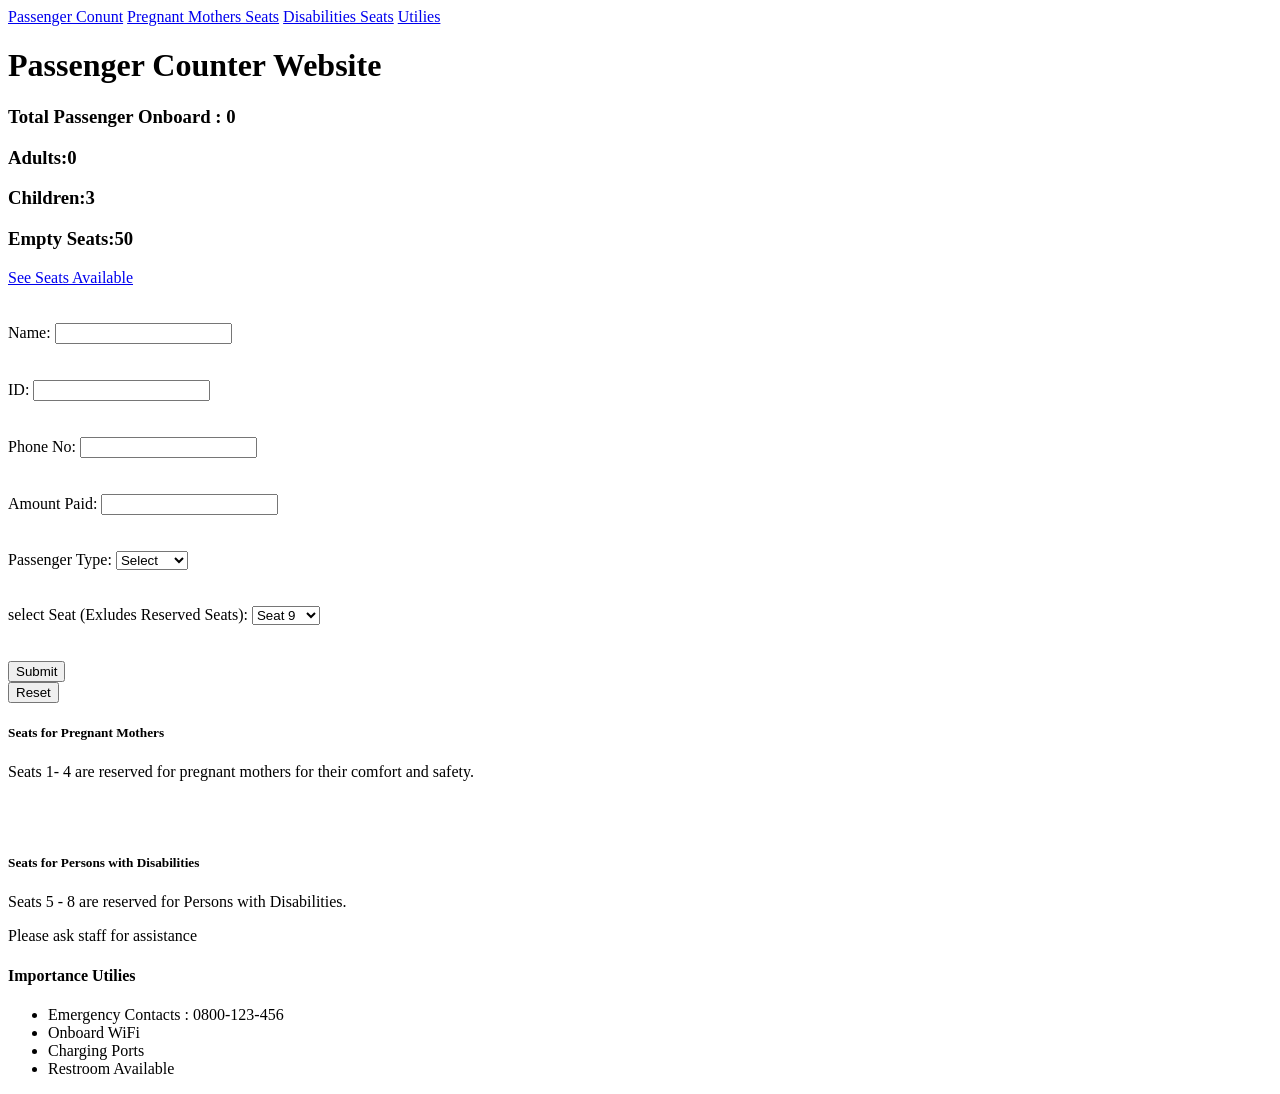
<file: Practise  1/Disabilities Seats.html>
<!DOCTYPE html>
<html lang="en">
<head>
    <meta charset="UTF-8">
    <meta name="viewport" content="width=device-width, initial-scale=1.0">
    <title>Document</title>
</head>
<body>
    <header>
    <div class="container">
        <nav>
            <a href="Passenger Conunt.html">Passenger Conunt</a>
            <a href="Pregnant Mothers Seats.html">Pregnant Mothers Seats</a>
            <a href="Disabilities Seats.html">Disabilities Seats</a>
            <a href="Utilies.html">Utilies</a>
        </nav>
    </div>
    </header>
    <form  class="put">
        <div class="pass">
            <h1>Passenger Counter Website</h1>
            <div class="total">
                <h3>Total Passenger Onboard  : 0</h3>
                <h3>Adults:0</h3>
                <h3>Children:3</h3>
                <h3>Empty Seats:50</h3>
                <a href="See Seats Available.html" class="see">See Seats Available</a><br><br><br>
            </div>
            <div class="input">
                <label >Name:
                  <input type="text" ><br><br><br>
                </label> <label >ID:
                  <input type="text" ><br><br><br>
                </label>
                 <label >Phone No:
                  <input type="text" ><br><br><br>
                </label>
                 <label >Amount Paid:
                  <input type="text" ><br><br><br>
                </label>
                 <label >Passenger Type:
                    <select name="Select" id="select">
                    <option value="Select">Select</option>
                    <option value="Select">Adults</option>
                    <option value="Select">Children</option>
                   </select><br><br><br>
                </label>
                 <label >select Seat (Exludes Reserved Seats):
                   <select name="Seat 9" id="Sea">
                   <option value="Select">Seat 9</option>
                    <option value="Select">Seat 10</option>
                    <option value="Select">Seat 11</option>
                    <option value="Select">Seat 12</option>
                    <option value="Select">Seat 13</option>
                   <option value="Select">Seat 14</option>
                   <option value="Select">Seat 15</option>
                  <option value="Select">Seat 16</option>
                  <option value="Select">Seat 16</option>
                  <option value="Select">Seat 17</option>
                  <option value="Select">Seat 18</option>
                  <option value="Select">Seat 19</option>
                  <option value="Select">Seat 20</option>
                   <option value="Select">Seat 21</option>
                  <option value="Select">Seat 22</option>
                <option value="Select">Seat 23</option>
                    <option value="Select">Seat 24</option>
                    <option value="Select">Seat 25</option>
                     <option value="Select">Seat 26</option>
                      <option value="Select">Seat 27</option>
                       <option value="Select">Seat 28</option>
                        <option value="Select">Seat 29</option>
                         <option value="Select">Seat 30</option>
                        <option value="Select">Seat 31</option>
                        <option value="Select">Seat 32</option>
                        <option value="Select">Seat 33</option>
                        <option value="Select">Seat 34</option>
                        <option value="Select">Seat 35</option>
                        <option value="Select">Seat 36</option>
                        <option value="Select">Seat 37</option>
                        <option value="Select">Seat 38</option>
                        <option value="Select">Seat 39</option>
                        <option value="Select">Seat 40</option>
                        <option value="Select">Seat 41</option>
                        <option value="Select">Seat 42</option>
                        <option value="Select">Seat 42</option>
                        <option value="Select">Seat 45</option>
                        <option value="Select">Seat 46</option>
                        <option value="Select">Seat 47</option>
                        <option value="Select">Seat 48</option>
                        <option value="Select">Seat 49</option>
                        <option value="Select">Seat 50</option>

                   </select> <br><br><br>
                </label>
            </div>
        </div>
        <button type="Submit" class="enter">Submit</button><br>
        <button type="submit" class="reset">Reset</button>
    </form>
   <div class="SEAR">
    <h5>Seats for Pregnant Mothers</h5>
    <p>Seats 1- 4 are reserved for pregnant mothers for their comfort and safety.</p>
   </div><br><br>
   <div class="disability">
    <h5>Seats for Persons with Disabilities</h5>
    <p>Seats 5 - 8 are reserved for Persons with Disabilities.</p>
    <p>Please ask staff for assistance</p>

   </div>
   <div class="importance">
    <h4>Importance Utilies</h4>
    <ul>
        <li> Emergency Contacts : 0800-123-456</li>
        <li> Onboard WiFi</li>
        <li>Charging Ports</li>
        <li>Restroom Available</li>
    </ul>
   </div>

</body>
</html>
</file>
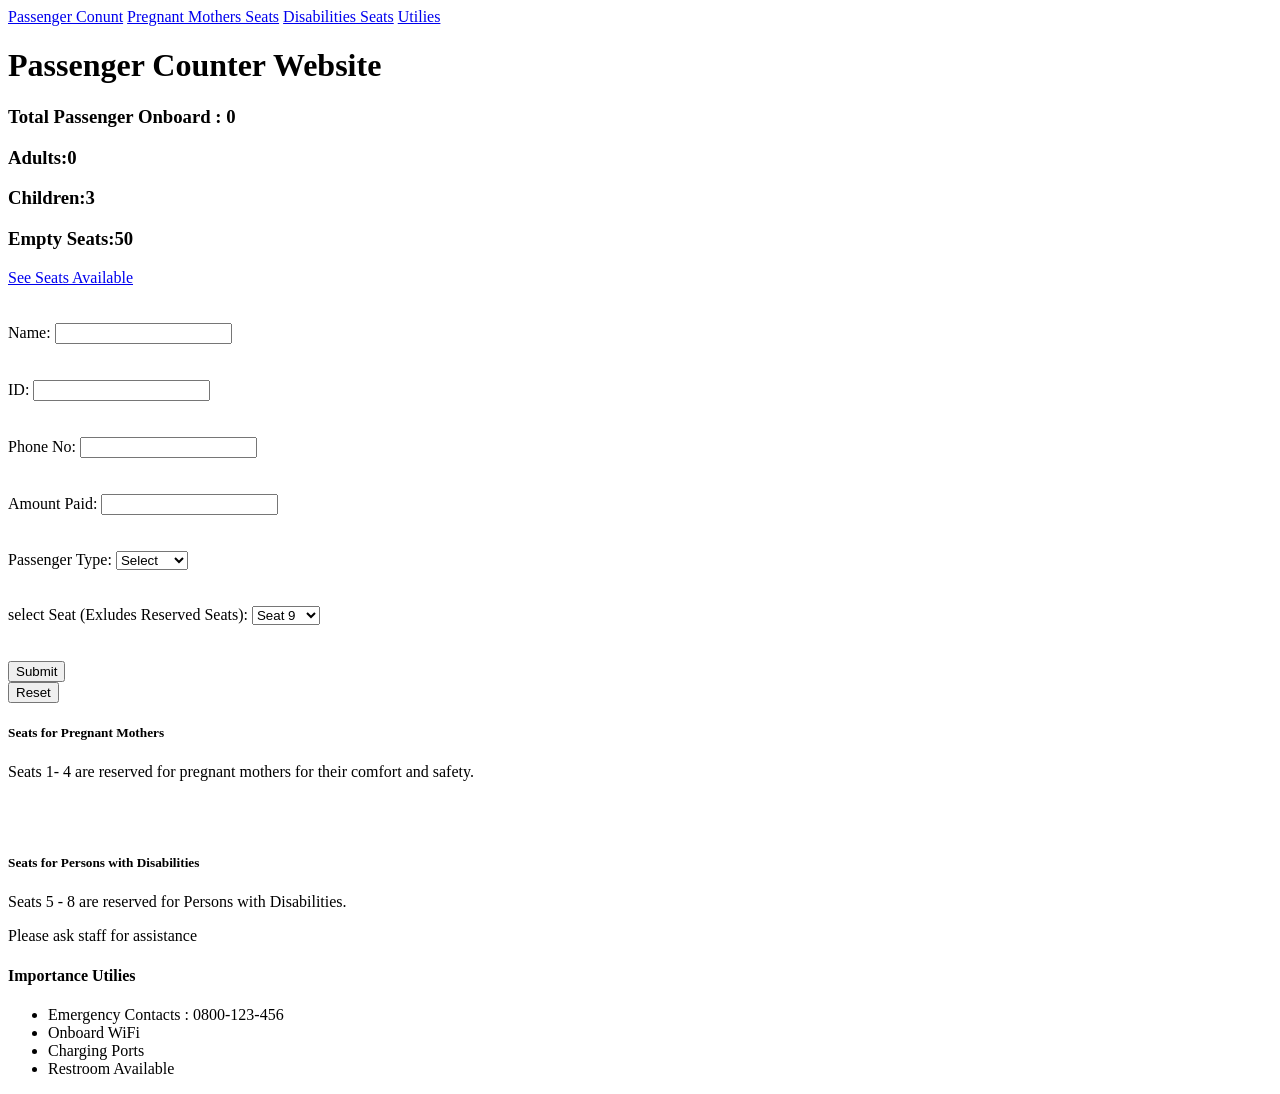
<file: Practise  1/Passenger Conunt.html>
<!DOCTYPE html>
<html lang="en">
<head>
    <meta charset="UTF-8">
    <meta name="viewport" content="width=device-width, initial-scale=1.0">
    <title>Document</title>
</head>
<body>
    <header>
    <div class="container">
        <nav>
            <a href="Passenger Conunt.html">Passenger Conunt</a>
            <a href="Pregnant Mothers Seats.html">Pregnant Mothers Seats</a>
            <a href="Disabilities Seats.html">Disabilities Seats</a>
            <a href="Utilies.html">Utilies</a>
        </nav>
    </div>
    </header>
    <form  class="put">
        <div class="pass">
            <h1>Passenger Counter Website</h1>
            <div class="total">
                <h3>Total Passenger Onboard  : 0</h3>
                <h3>Adults:0</h3>
                <h3>Children:3</h3>
                <h3>Empty Seats:50</h3>
                <a href="See Seats Available.html" class="see">See Seats Available</a><br><br><br>
            </div>
            <div class="input">
                <label >Name:
                  <input type="text" ><br><br><br>
                </label> <label >ID:
                  <input type="text" ><br><br><br>
                </label>
                 <label >Phone No:
                  <input type="text" ><br><br><br>
                </label>
                 <label >Amount Paid:
                  <input type="text" ><br><br><br>
                </label>
                 <label >Passenger Type:
                    <select name="Select" id="select">
                    <option value="Select">Select</option>
                    <option value="Select">Adults</option>
                    <option value="Select">Children</option>
                   </select><br><br><br>
                </label>
                 <label >select Seat (Exludes Reserved Seats):
                   <select name="Seat 9" id="Sea">
                   <option value="Select">Seat 9</option>
                    <option value="Select">Seat 10</option>
                    <option value="Select">Seat 11</option>
                    <option value="Select">Seat 12</option>
                    <option value="Select">Seat 13</option>
                   <option value="Select">Seat 14</option>
                   <option value="Select">Seat 15</option>
                  <option value="Select">Seat 16</option>
                  <option value="Select">Seat 16</option>
                  <option value="Select">Seat 17</option>
                  <option value="Select">Seat 18</option>
                  <option value="Select">Seat 19</option>
                  <option value="Select">Seat 20</option>
                   <option value="Select">Seat 21</option>
                  <option value="Select">Seat 22</option>
                <option value="Select">Seat 23</option>
                    <option value="Select">Seat 24</option>
                    <option value="Select">Seat 25</option>
                     <option value="Select">Seat 26</option>
                      <option value="Select">Seat 27</option>
                       <option value="Select">Seat 28</option>
                        <option value="Select">Seat 29</option>
                         <option value="Select">Seat 30</option>
                        <option value="Select">Seat 31</option>
                        <option value="Select">Seat 32</option>
                        <option value="Select">Seat 33</option>
                        <option value="Select">Seat 34</option>
                        <option value="Select">Seat 35</option>
                        <option value="Select">Seat 36</option>
                        <option value="Select">Seat 37</option>
                        <option value="Select">Seat 38</option>
                        <option value="Select">Seat 39</option>
                        <option value="Select">Seat 40</option>
                        <option value="Select">Seat 41</option>
                        <option value="Select">Seat 42</option>
                        <option value="Select">Seat 42</option>
                        <option value="Select">Seat 45</option>
                        <option value="Select">Seat 46</option>
                        <option value="Select">Seat 47</option>
                        <option value="Select">Seat 48</option>
                        <option value="Select">Seat 49</option>
                        <option value="Select">Seat 50</option>

                   </select> <br><br><br>
                </label>
            </div>
        </div>
        <button type="Submit" class="enter">Submit</button><br>
        <button type="submit" class="reset">Reset</button>
    </form>
   <div class="SEAR">
    <h5>Seats for Pregnant Mothers</h5>
    <p>Seats 1- 4 are reserved for pregnant mothers for their comfort and safety.</p>
   </div><br><br>
   <div class="disability">
    <h5>Seats for Persons with Disabilities</h5>
    <p>Seats 5 - 8 are reserved for Persons with Disabilities.</p>
    <p>Please ask staff for assistance</p>

   </div>
   <div class="importance">
    <h4>Importance Utilies</h4>
    <ul>
        <li> Emergency Contacts : 0800-123-456</li>
        <li> Onboard WiFi</li>
        <li>Charging Ports</li>
        <li>Restroom Available</li>
    </ul>
   </div>
</body>
</html>
</file>
<file: Practice 10/style.css>
.div{
    display: flex;
    justify-content: center;
    align-items: center;
    color: rgb(248, 15, 15);
    font-size: large;
    font-weight: bold;
    font-display: block;
    font-display: block;
    font-style: normal;
    font-weight: bold;
    margin: 2pt;
    padding: 5pt;
    border: 5pt;
    display: flex;
    gap: 40pt;
    background-color: rgb(42, 165, 48);
    text-decoration-color: rgb(158, 6, 6);
}
.peter{
    font-size: large;
    font-weight: 900;
    font-family: Verdana, Geneva, Tahoma, sans-serif;
    font-display: block;
    font-style: normal;
    text-align: center;
    text-decoration-line:calc();
    text-overflow: ellipsis;
    text-size-adjust: stylelint-disable-next-line rule;
    background-color: rgb(239, 239, 250);
    font-size: 1cm;

}
.all{
    font-style: italic;
    font-size: x-large;
    display: contents;
    align-self: start;
    padding: 2cm;
    margin-bottom: 1cm;
}
.main{
    gap: 8cm;
    display: flex;
    font-size: 900;
    text-overflow: ellipsis;
    font-weight: 600;
    font: outline;
}
.pic{
    width: 17cm;
    height: 9cm;

}
.put{
    height: 16cm;
    width: 15cm;
    background-origin: padding-box;
   /*  color: #000; */
}
.vip{
    width: 16cm;
    height:15cm ;
}
</file>
<file: Practise  1/style.css>
body{
    background-color: rgb(150, 146, 146);
}
.container{
  row-gap: 20px;
  line-gap-override: 20px;
  gap: 20px;
  background-position: 0%;
  background-color: rgb(248, 202, 141);
  display: flex;
  align-items: center;
  justify-content: center;
  padding: 20px;
  flex: 1;

    
   

}nav div a{
    text-decoration: none;
    
}
.put{
  /*   display: flex; */
/*     align-items: center;
    justify-content: center; */
    border: 40px;
    background-color:rgb(37, 62, 100);
    border-radius: 8px;
    width: 30%;
    /*  background: center; */
     background-position: center;
         display: flex;
    flex-direction: column;
    align-items: center; 
    justify-content: center;
   width: 400px;
   padding: 15px;
    background-position: center;
 flex-direction: column;
 margin-left: 400px;

}


.pass{
font-weight: bold;
}
.total{
border-width: 30px;
border-left: 80px;
background-color: rgb(37, 62, 100);
display: block;
align-items: center;
justify-content: center;
border-radius: 8px;
width: 30%;
    display: flex;
    flex-direction: column;
    align-items: center; 
    justify-content: center;
    width: 400px;
   padding: 15px; 
   margin-left: 400px;
}
.enter{
    border: 100%;
    width: 100%;
    background-color: blue;
    font-weight: bold;
    text-decoration-color: beige;
}
.reset{
        border: 100%;
    width: 100%;
    background-color: rgb(240, 73, 7);
    font-weight: bold;
    text-decoration-color: rgb(106, 4, 240);
}
.SEAR{
    background-color: rgb(37, 62, 100);
    border-radius: 8px;
    width: 32%;
     font-size: large;
      margin-left: 400px;
   
}
.disability{
    background-color: rgb(37, 62, 100);
    border-radius: 8px;
    width: 32%;
     font-size: large;
      margin-left: 400px;
    
}
.importance{
    background-color: rgb(37, 62, 100);
    text-decoration: solid;
    border-radius: 8px;
    width: 32%;
    font-size: large;
    margin-left: 400px;
    

}
h5{
    color: rgb(88, 12, 12);
    font-weight: bold;
    text-wrap: calc();
    font-size: large;

}
h1{
  color: rgb(241, 3, 134);
}
.see{
    color: rgb(211, 247, 6);
}
</file>
